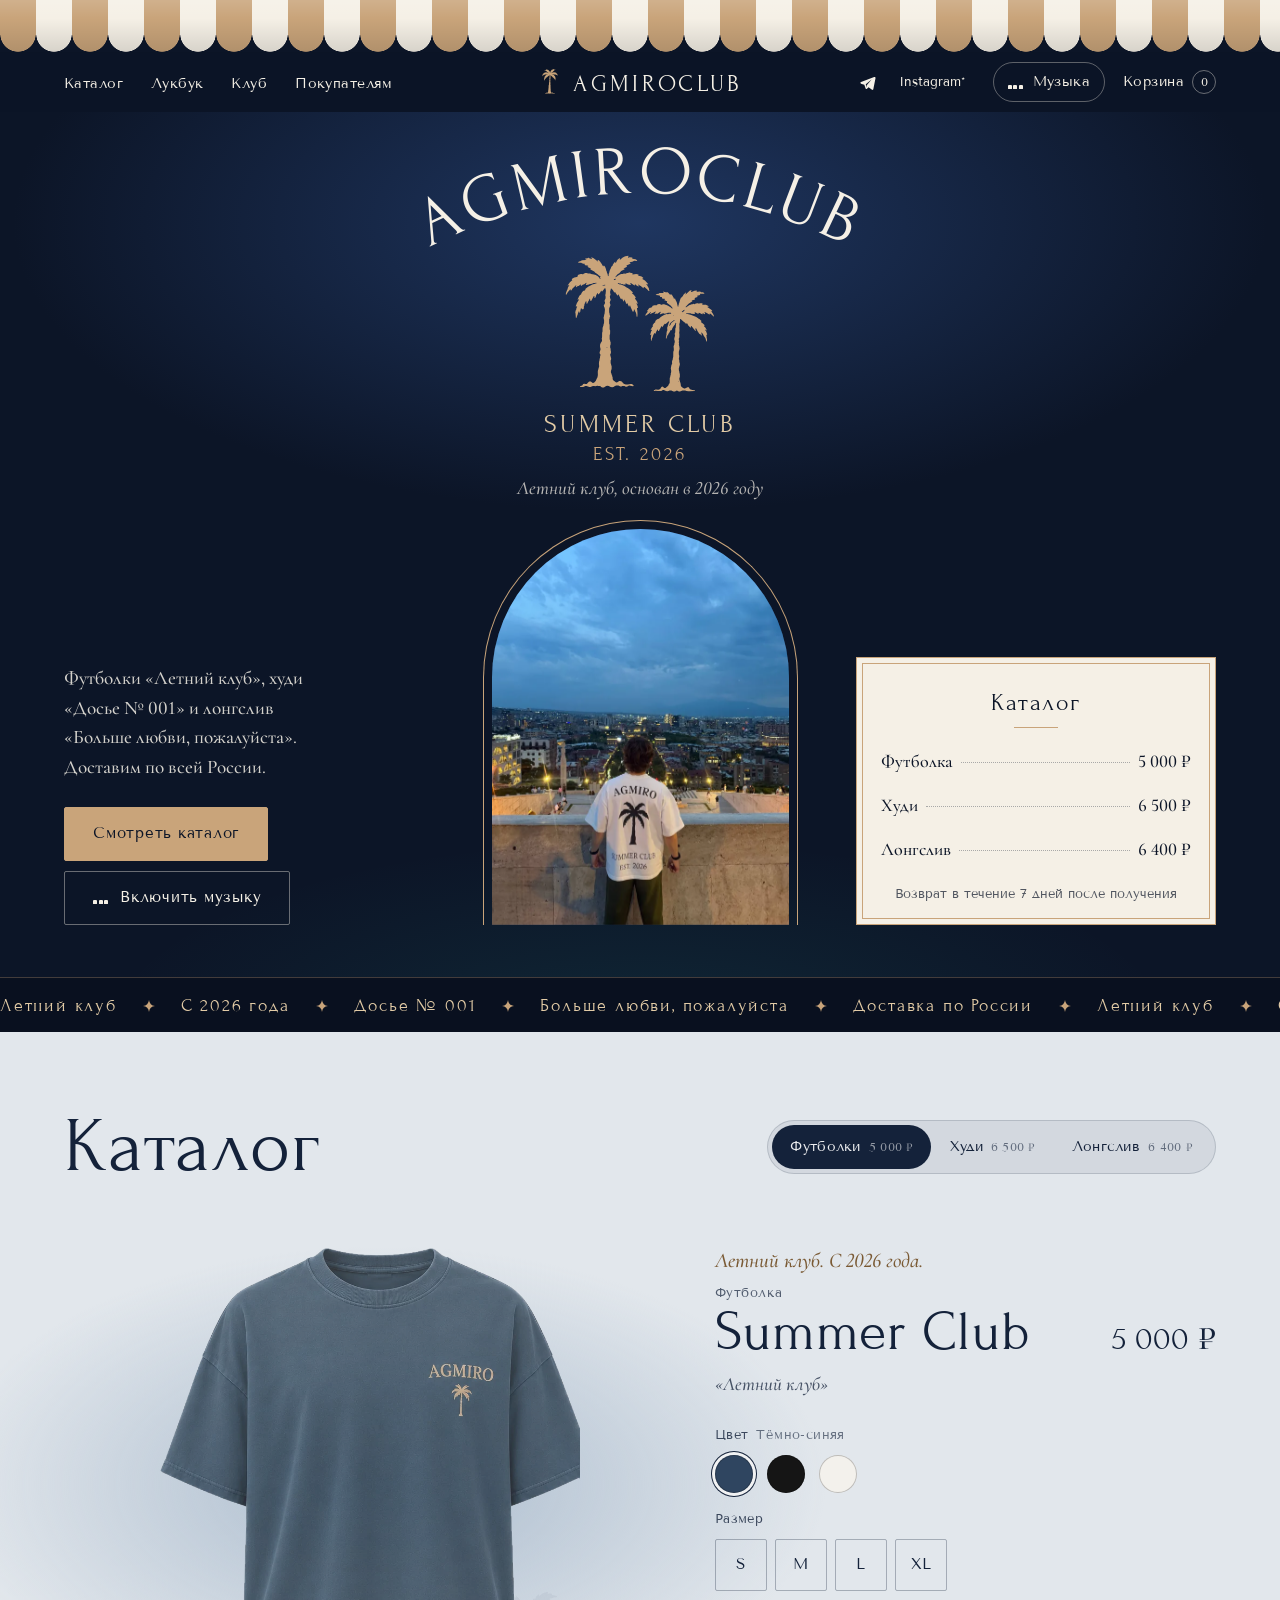
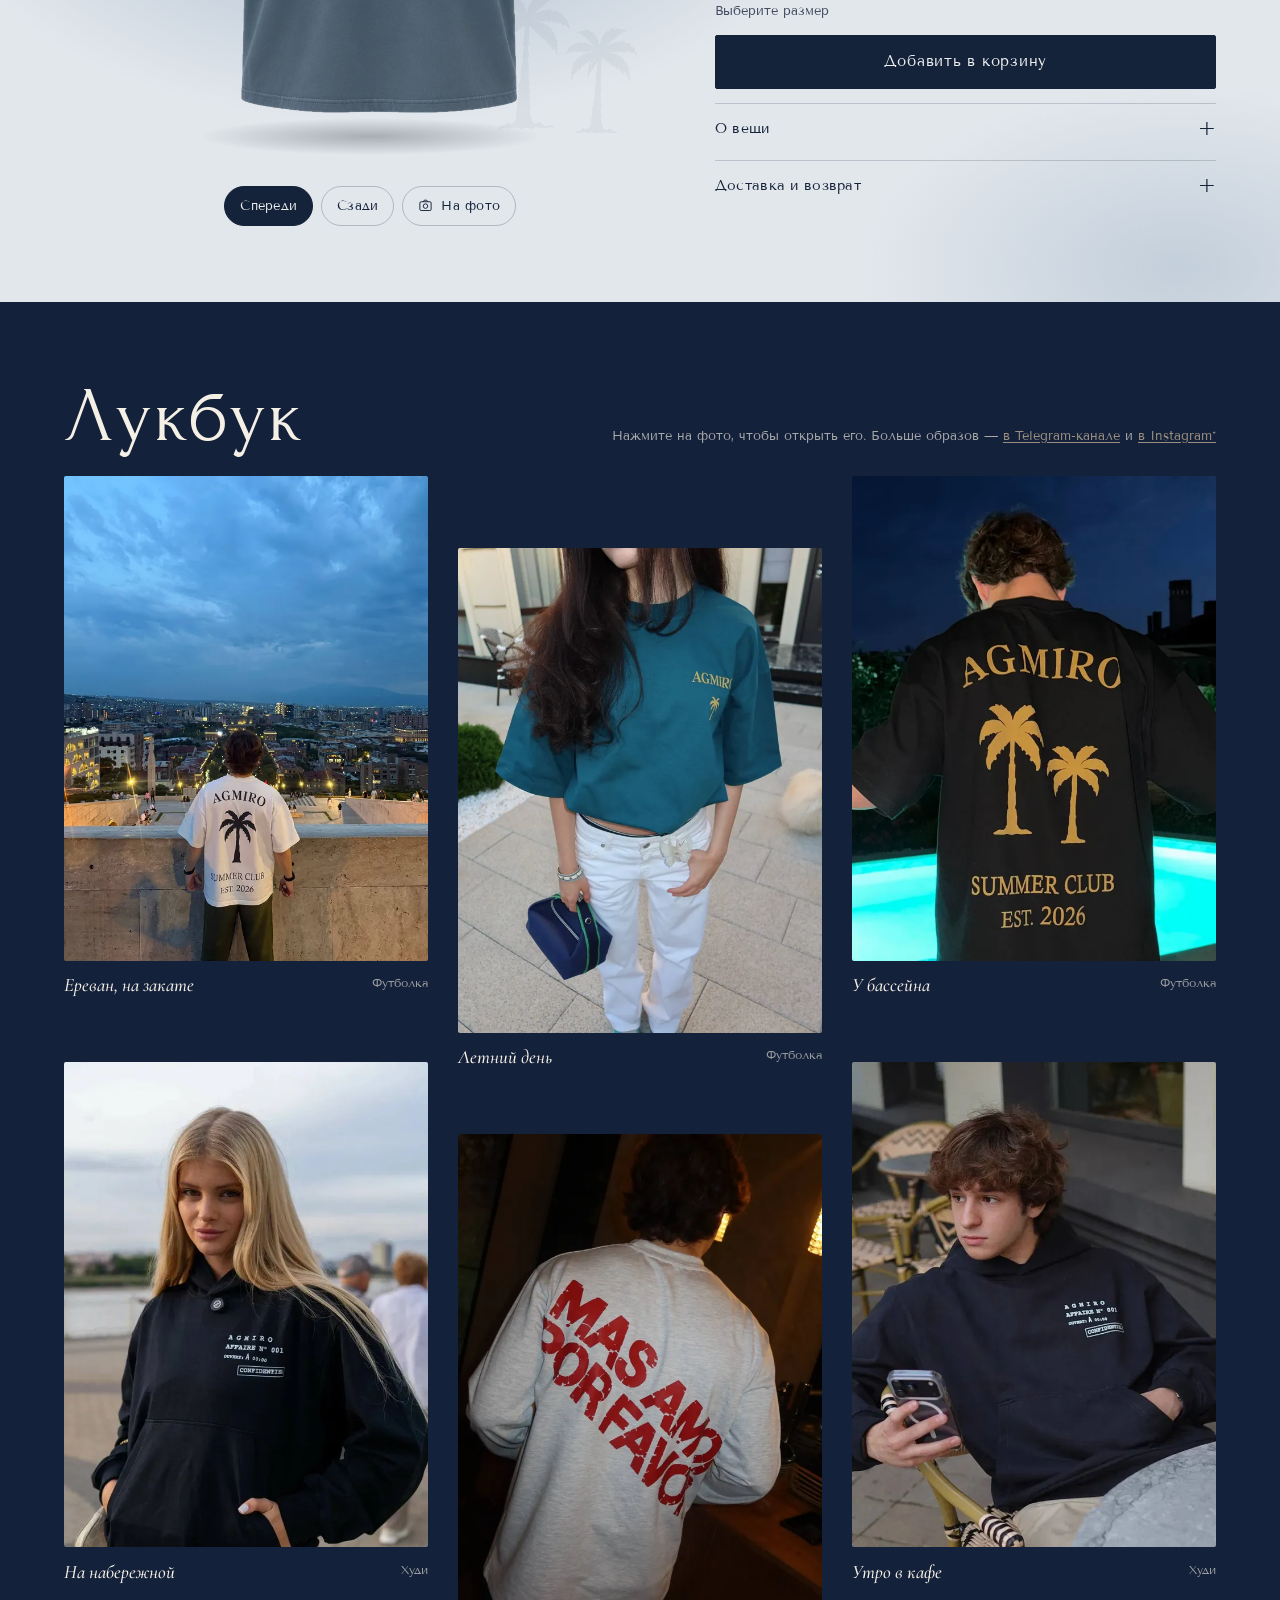
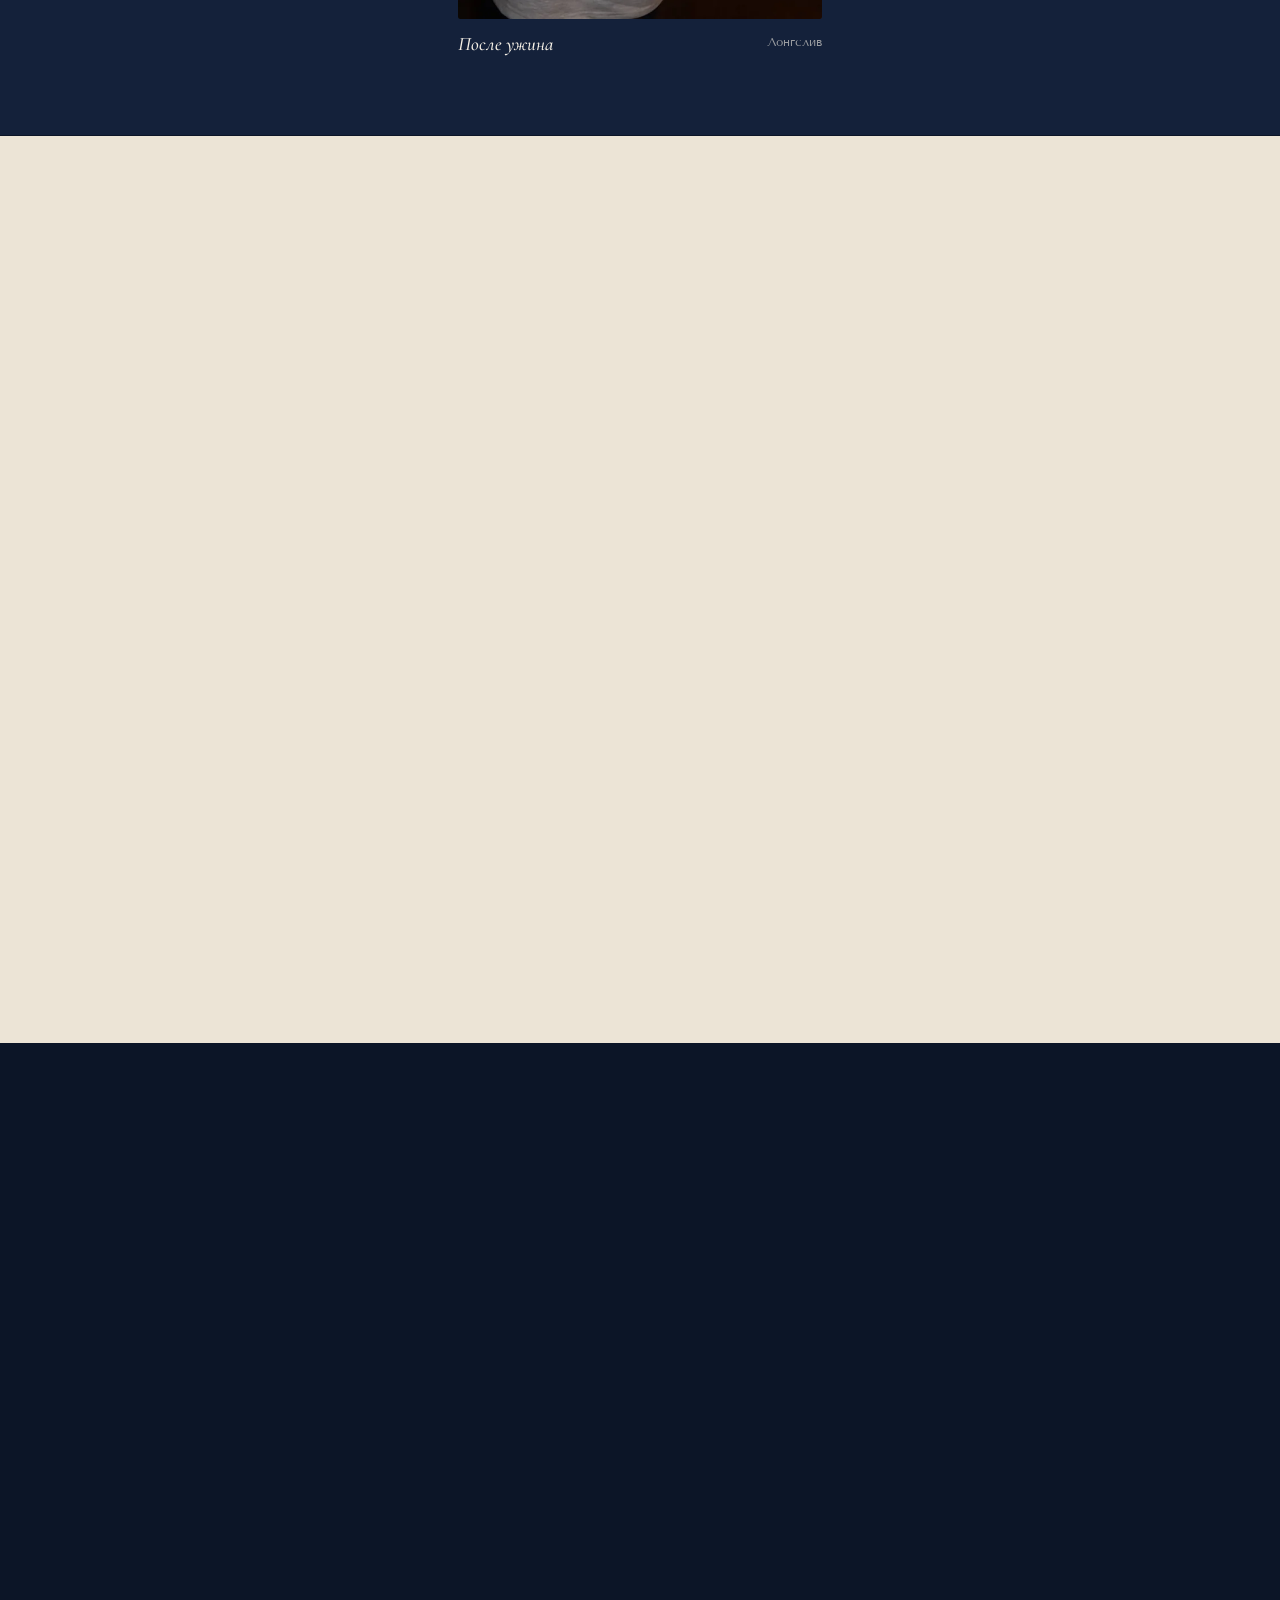
<file: index.html>
<!DOCTYPE html>
<html lang="ru">
<head>
<meta charset="utf-8">
<meta name="viewport" content="width=device-width, initial-scale=1, viewport-fit=cover">
<title>AGMIROCLUB — летний клуб. Футболки, худи и лонгсливы</title>
<meta name="description" content="AGMIROCLUB — летний клуб с 2026 года. Футболки «Летний клуб», худи «Досье № 001» и лонгслив «Больше любви, пожалуйста». Доставка СДЭК по России.">
<meta name="theme-color" content="#0C1527">
<meta name="author" content="@mecenero">
<link rel="canonical" href="https://mecenero1.github.io/agmiroclub/">
<meta property="og:type" content="website">
<meta property="og:locale" content="ru_RU">
<meta property="og:site_name" content="AGMIROCLUB">
<meta property="og:title" content="AGMIROCLUB — летний клуб">
<meta property="og:description" content="Футболки, худи и лонгсливы AGMIROCLUB. Доставка по России.">
<meta property="og:url" content="https://mecenero1.github.io/agmiroclub/">
<meta property="og:image" content="https://mecenero1.github.io/agmiroclub/img/og.jpg">
<meta property="og:image:width" content="1200">
<meta property="og:image:height" content="630">
<meta name="twitter:card" content="summary_large_image">
<link rel="icon" href="img/favicon.svg" type="image/svg+xml">
<link rel="apple-touch-icon" href="img/apple-touch-icon.png">
<link rel="manifest" href="manifest.webmanifest">
<link rel="preload" href="fonts/forum.woff2" as="font" type="font/woff2" crossorigin>
<link rel="preload" href="fonts/cormorant-500.woff2" as="font" type="font/woff2" crossorigin>
<link rel="preload" as="image" href="img/look-yerevan-640.webp" imagesrcset="img/look-yerevan-640.webp 640w, img/look-yerevan-1080.webp 1080w" imagesizes="(min-width: 900px) 420px, 62vw">
<style>
@font-face{font-family:'Forum';src:url(fonts/forum.woff2) format('woff2');font-display:swap}
@font-face{font-family:'Cormorant';src:url(fonts/cormorant-500.woff2) format('woff2');font-weight:400 500;font-display:swap}
@font-face{font-family:'Cormorant';src:url(fonts/cormorant-700.woff2) format('woff2');font-weight:600 700;font-display:swap}
@font-face{font-family:'Cormorant';src:url(fonts/cormorant-500i.woff2) format('woff2');font-style:italic;font-display:swap}
@font-face{font-family:'Tenor';src:url(fonts/tenor.woff2) format('woff2');font-display:swap}
@font-face{font-family:'PT Mono';src:url(fonts/ptmono.woff2) format('woff2');font-display:swap}

:root{
  --ink:#0C1527;
  --night:#14213A;
  --lagoon:#1E3254;
  --sand:#C9A47A;
  --sand-light:#E2CBA6;
  --ivory:#F5F0E6;
  --linen:#ECE4D6;
  --red:#A3242C;
  --line:rgba(12,21,39,.15);
  --line-strong:rgba(12,21,39,.32);
  --display:'Forum','Cormorant',Georgia,serif;
  --serif:'Cormorant',Georgia,'Times New Roman',serif;
  --sans:'Tenor','Cormorant','Helvetica Neue',Arial,sans-serif;
  --mono:'PT Mono','Courier New',monospace;
  --pad:clamp(18px,5vw,72px);
  --maxw:1320px;
  --stripe:26px;
  --ease:cubic-bezier(.2,.75,.15,1);
  --spring:cubic-bezier(.34,1.4,.5,1);
  --dock-h:0px;
}
@media (min-width:900px){:root{--stripe:36px}}
@media (max-width:899px){:root{--dock-h:calc(84px + env(safe-area-inset-bottom))}}

*,*::before,*::after{box-sizing:border-box}
html{-webkit-text-size-adjust:100%;scroll-behavior:smooth;scroll-padding-top:16px;background:var(--ink)}
@media (min-width:900px){html{scroll-padding-top:74px}}
body{margin:0;color:var(--ink);font-family:var(--serif);font-weight:500;font-size:19px;line-height:1.55;background:var(--ink);-webkit-font-smoothing:antialiased;text-rendering:optimizeLegibility;-webkit-tap-highlight-color:transparent;font-variant-numeric:lining-nums}
body.is-locked{overflow:hidden}
img{display:block;max-width:100%;height:auto}
a{color:inherit;text-decoration-thickness:1px;text-underline-offset:.18em}
button{font:inherit;color:inherit;background:none;border:0;padding:0;cursor:pointer}
:focus-visible{outline:2px solid var(--sand);outline-offset:3px}
[hidden]{display:none!important}
.vh{position:absolute!important;width:1px;height:1px;overflow:hidden;clip:rect(0 0 0 0);white-space:nowrap}
.skip{position:absolute;left:12px;top:-60px;z-index:200;background:var(--ivory);color:var(--ink);padding:10px 16px;font-family:var(--sans);font-size:14px}
.skip:focus{top:12px}
main{overflow-x:clip}
.ico{width:1em;height:1em;display:inline-block;vertical-align:-.12em;fill:currentColor}

/* ================= AWNING ================= */
.awning-wrap{position:relative;z-index:3;padding-top:env(safe-area-inset-top);background:linear-gradient(var(--sand),var(--sand)) 0 0/100% env(safe-area-inset-top) no-repeat}
.awning-wrap::after{content:"";position:absolute;left:0;right:0;top:100%;height:12px;background:linear-gradient(rgba(0,0,0,.28),rgba(0,0,0,0));pointer-events:none}
.awning{height:calc(26px + var(--stripe)/2);transform-origin:50% 0;
  background:linear-gradient(180deg,rgba(255,255,255,.14),rgba(0,0,0,0) 35%,rgba(0,0,0,.12)),repeating-linear-gradient(90deg,var(--sand) 0 var(--stripe),var(--ivory) var(--stripe) calc(var(--stripe)*2));
  -webkit-mask:radial-gradient(circle at 50% 0,#000 calc(var(--stripe)/2 - .6px),transparent calc(var(--stripe)/2)) 0 100%/var(--stripe) calc(var(--stripe)/2) repeat-x,linear-gradient(#000 0 0) 0 0/100% calc(100% - var(--stripe)/2 + 1px) no-repeat;
          mask:radial-gradient(circle at 50% 0,#000 calc(var(--stripe)/2 - .6px),transparent calc(var(--stripe)/2)) 0 100%/var(--stripe) calc(var(--stripe)/2) repeat-x,linear-gradient(#000 0 0) 0 0/100% calc(100% - var(--stripe)/2 + 1px) no-repeat}
@media (min-width:900px){.awning{height:calc(34px + var(--stripe)/2)}}

/* ================= HEADER ================= */
.site-header{position:relative;z-index:40;color:var(--ivory);background:var(--ink)}
@media (min-width:900px){.site-header{position:sticky;top:0;background:rgba(12,21,39,.97)}}
.hdr{max-width:calc(var(--maxw) + var(--pad)*2);margin:0 auto;padding:10px var(--pad);display:grid;grid-template-columns:1fr auto;align-items:center;gap:14px}
.nav-desk{display:none;list-style:none;margin:0;padding:0;gap:28px}
.nav-desk a{font-family:var(--sans);font-size:14px;letter-spacing:.03em;text-decoration:none;padding:6px 0;background:linear-gradient(currentColor,currentColor) 0 100%/0 1px no-repeat;transition:background-size .35s var(--ease)}
.nav-desk a:hover{background-size:100% 1px}
.brand{display:inline-flex;align-items:center;gap:10px;text-decoration:none;color:var(--ivory)}
.brand svg{width:26px;height:26px;fill:var(--sand)}
.brand span{font-family:var(--display);font-size:22px;letter-spacing:.14em;line-height:1;padding-top:3px}
.hdr-right{display:flex;justify-content:flex-end;align-items:center;gap:18px}
.social-mini{display:none;list-style:none;margin:0;padding:0;gap:4px}
.social-mini a{display:grid;place-items:center;width:34px;height:34px;border-radius:50%;transition:background .25s,color .25s}
.social-mini a:hover{background:var(--ivory);color:var(--ink)}
.social-mini svg{width:17px;height:17px}
.cart-toggle{display:inline-flex;align-items:center;gap:8px;padding:8px 0;font-family:var(--sans);font-size:14px;letter-spacing:.03em}
.cart-count{display:inline-grid;place-items:center;min-width:24px;height:24px;padding:0 6px;border-radius:12px;border:1px solid rgba(245,240,230,.4);font-family:var(--sans);font-size:12px;letter-spacing:0;transition:background .3s,color .3s,border-color .3s}
.cart-count.has-items{background:var(--sand);color:var(--ink);border-color:var(--sand)}
.bump{animation:bump .55s var(--spring)}
@keyframes bump{40%{transform:scale(1.45)}}
.house-btn{display:none;align-items:center;gap:10px;font-family:var(--sans);font-size:14px;letter-spacing:.03em;padding:8px 14px;border-radius:999px;border:1px solid rgba(245,240,230,.35);transition:background .3s,color .3s,border-color .3s}
.house-btn:hover{border-color:var(--ivory)}
.house-btn[aria-pressed="true"]{background:var(--ivory);color:var(--ink);border-color:var(--ivory)}
.eq{display:inline-flex;align-items:flex-end;gap:2px;height:13px;width:15px}
.eq i{flex:1;background:currentColor;height:100%;border-radius:1px;transform-origin:bottom;transform:scaleY(.3)}
html.house-on .eq i{animation:eq .9s ease-in-out infinite}
html.house-on .eq i:nth-child(2){animation-delay:-.3s;animation-duration:.7s}
html.house-on .eq i:nth-child(3){animation-delay:-.55s;animation-duration:1.1s}
@keyframes eq{0%,100%{transform:scaleY(.25)}50%{transform:scaleY(1)}}
@media (min-width:900px){
  .hdr{grid-template-columns:1fr auto 1fr}
  .nav-desk{display:flex}
  .social-mini,.house-btn{display:flex}
  .brand span{font-size:24px}
}

/* ================= BUTTONS ================= */
.btn{display:inline-flex;align-items:center;justify-content:center;gap:12px;min-height:54px;padding:0 28px;font-family:var(--sans);font-size:15px;letter-spacing:.05em;text-decoration:none;color:var(--ivory);background:var(--ink);border:1px solid var(--ink);border-radius:2px;transition:background .3s,color .3s,border-color .3s,transform .2s,opacity .3s;text-align:center}
.btn:active{transform:scale(.98)}
.btn--sand{background:var(--sand);color:var(--ink);border-color:var(--sand)}
.btn--sand:hover{background:var(--sand-light);border-color:var(--sand-light)}
.btn--ghost{background:transparent;color:var(--ink);border-color:var(--line-strong)}
.btn--ghost:hover{background:var(--ink);color:var(--ivory);border-color:var(--ink)}
.btn--ghost-light{background:transparent;color:var(--ivory);border-color:rgba(245,240,230,.4)}
.btn--ghost-light:hover{background:var(--ivory);color:var(--ink);border-color:var(--ivory)}
.btn--wide{width:100%}
.btn[disabled]{opacity:.4;cursor:not-allowed}
.shake{animation:shake .45s}
@keyframes shake{20%,60%{transform:translateX(-6px)}40%,80%{transform:translateX(6px)}}

/* ================= HERO ================= */
.hero{position:relative;color:var(--ivory);background:radial-gradient(70% 45% at 50% 12%,#1F3660 0%,rgba(12,21,39,0) 70%),radial-gradient(60% 30% at 50% 100%,rgba(46,196,182,.10),rgba(12,21,39,0) 70%),var(--ink);padding:6px var(--pad) 0;overflow:hidden;text-align:center}
.emblem{position:relative;max-width:820px;margin:0 auto}
.arc{display:block;width:100%;height:auto;overflow:visible}
.arc text{font-family:var(--display);fill:var(--ivory);letter-spacing:.06em}
.palms{display:block;width:clamp(120px,30vw,250px);height:auto;margin:clamp(-26px,-2.4vw,-12px) auto 0;fill:var(--sand);transform-origin:50% 100%}
.club-line{margin:14px 0 0;font-family:var(--display);font-size:clamp(20px,2.6vw,32px);letter-spacing:.12em;line-height:1.15;color:var(--sand-light)}
.club-line span{display:block;font-size:.72em;letter-spacing:.16em;margin-top:4px;color:var(--sand)}
.club-ru{margin:8px 0 0;font-style:italic;font-size:clamp(16px,1.6vw,19px);color:rgba(245,240,230,.72)}
.hero__grid{max-width:var(--maxw);margin:22px auto 0;display:grid;justify-items:center;gap:20px}
.arch{margin:0}
.arch__frame{position:relative;height:clamp(240px,34vh,560px);height:clamp(240px,34svh,560px);aspect-ratio:3/4}
.arch__frame::before{content:"";position:absolute;inset:-9px -9px 0;border:1px solid var(--sand);border-bottom:0;border-radius:999px 999px 0 0;pointer-events:none}
.arch__img{position:relative;width:100%;height:100%;border-radius:999px 999px 0 0;overflow:hidden;background:var(--lagoon);transform:translateZ(0)}
.arch__img::after{content:"";position:absolute;inset:-1px;background:var(--ink);transform-origin:50% 0;transform:scaleY(0);pointer-events:none}
.arch__img img{width:100%;height:100%;object-fit:cover;object-position:50% 62%}
.hero__lede{display:none;margin:0 0 24px;max-width:30ch;font-size:clamp(19px,1.5vw,22px);color:rgba(245,240,230,.86)}
.hero__actions{display:flex;flex-wrap:wrap;justify-content:center;gap:10px}
.carte{display:none}
.marquee{margin:24px calc(var(--pad)*-1) 0;border-top:1px solid rgba(201,164,122,.3);background:#09101F;overflow:hidden;white-space:nowrap;padding:12px 0}
.marquee__track{display:inline-flex;align-items:center;animation:marquee 40s linear infinite;will-change:transform}
.marquee__track span{font-family:var(--display);font-size:18px;letter-spacing:.1em;color:var(--sand-light)}
.marquee__track svg{width:12px;height:12px;margin:0 26px;fill:var(--sand)}
.is-offscreen .marquee__track{animation-play-state:paused}
@keyframes marquee{to{transform:translateX(-50%)}}
@media (max-width:899px){.hero__actions .btn{padding:0 20px;min-height:50px;font-size:14px}}
@media (min-width:900px){
  .hero{padding-top:14px}
  .emblem{max-width:600px}
  .palms{width:200px}
  .club-line{font-size:26px;margin-top:10px}
  .hero__grid{grid-template-columns:1fr auto 1fr;align-items:end;gap:56px;margin-top:26px}
  .hero__intro{grid-column:1;grid-row:1;justify-self:start;text-align:left}
  .hero__lede{display:block}
  .hero__actions{justify-content:flex-start}
  .arch{grid-column:2;grid-row:1}
  .arch__frame{height:clamp(340px,44vh,520px)}
  .carte{display:block;grid-column:3;grid-row:1;justify-self:end;width:min(100%,360px);padding:26px 24px 20px;color:var(--ink);background:var(--ivory);border:1px solid var(--sand);outline:1px solid var(--sand);outline-offset:-7px;text-align:center}
  .marquee{margin-top:52px}
}
@media (min-width:900px) and (max-width:1199px){.hero__grid{gap:28px}.carte{padding:22px 16px 18px}.carte li button{font-size:17px}}
.carte__title{margin:0 0 6px;font-family:var(--display);font-size:24px;letter-spacing:.06em}
.carte__rule{width:44px;height:1px;background:var(--sand);margin:0 auto 12px}
.carte ul{list-style:none;margin:0;padding:0;text-align:left}
.carte li button{display:flex;width:100%;align-items:baseline;gap:8px;padding:8px 0;font-size:18px;text-align:left}
.carte li button span:first-child{max-width:70%}
.carte li button i{flex:1;min-width:10px;border-bottom:1px dotted var(--line-strong);transform:translateY(-4px)}
.carte li button span:last-child{white-space:nowrap}
.carte li button:hover span:first-child{font-style:italic}
.carte__note{margin:12px 0 0;font-family:var(--sans);font-size:13px;opacity:.7}

/* hero load sequence (one orchestrated moment) */
@media (prefers-reduced-motion:no-preference){
  .awning{animation:unroll 1s cubic-bezier(.7,0,.2,1) both}
  .arc{animation:rise 1.1s var(--ease) .35s both}
  .palms{animation:grow 1.2s var(--ease) .65s both}
  .club-line,.club-ru{animation:fade .9s ease 1s both}
  .arch__img::after{animation:uncover 1.3s cubic-bezier(.7,0,.2,1) .7s both}
  .arch__img img{animation:settle 1.8s var(--ease) .7s both}
  .arch__frame::before,.hero__intro,.carte{animation:fade 1s ease 1.3s both}
}
@keyframes unroll{from{transform:scaleY(0)}to{transform:scaleY(1)}}
@keyframes rise{from{opacity:0;transform:translateY(28px)}to{opacity:1;transform:none}}
@keyframes grow{from{opacity:0;transform:scaleY(.2)}to{opacity:1;transform:none}}
@keyframes fade{from{opacity:0}to{opacity:1}}
@keyframes uncover{from{transform:scaleY(1)}to{transform:scaleY(0)}}
@keyframes settle{from{transform:scale(1.14)}to{transform:none}}

/* ================= SHOP ================= */
.shop{position:relative;isolation:isolate;contain:paint;color:var(--fg,#14223A);background:#E2E7EC;padding:clamp(34px,6vw,80px) var(--pad) clamp(40px,6vw,90px);--gx:50%;--gy:28%}
@media (min-width:900px){.shop{--gx:30%;--gy:52%}}
.shop[data-theme="navy"]{--fg:#14223A;--accent:#7A5A34;--chip:#14223A}
.shop[data-theme="sand"]{--fg:#18140F;--accent:#7E5B33}
.shop[data-theme="night"]{--fg:#F5F0E6;--accent:#E2CBA6}
.shop[data-theme="studio"]{--fg:#11141B;--accent:#4C463E}
.shop[data-theme="stone"]{--fg:#1C1B1E;--accent:#9E2A2F}
.bgl{position:absolute;left:0;top:0;width:50%;height:50%;transform:scale(2);transform-origin:0 0;z-index:0;opacity:0;transition:opacity .5s ease;pointer-events:none;
  background:radial-gradient(48% 38% at var(--gx) var(--gy),var(--lg),rgba(0,0,0,0) 72%),radial-gradient(35% 30% at 92% 96%,var(--lg2),rgba(0,0,0,0) 70%),var(--lb)}
.bgl.on{opacity:1}
.bgl.top{z-index:1}
.bgl[data-t="navy"]{--lb:#E2E7EC;--lg:#AABBCD;--lg2:rgba(170,187,205,.55)}
.bgl[data-t="sand"]{--lb:#E9DDC9;--lg:#D2AF85;--lg2:rgba(210,175,133,.55)}
.bgl[data-t="night"]{--lb:#142139;--lg:#36507D;--lg2:rgba(46,196,182,.22)}
.bgl[data-t="studio"]{--lb:#D9D2C8;--lg:#F7F3EC;--lg2:rgba(255,255,255,.5)}
.bgl[data-t="stone"]{--lb:#E6E5E2;--lg:#FAFAF8;--lg2:rgba(255,255,255,.55)}
.shop__pulse{position:absolute;left:0;top:0;width:50%;height:50%;transform:scale(2);transform-origin:0 0;z-index:2;opacity:0;pointer-events:none;background:radial-gradient(42% 34% at var(--gx) var(--gy),rgba(255,255,255,.34),rgba(255,255,255,0) 70%)}
.shop__inner{position:relative;z-index:3;max-width:var(--maxw);margin:0 auto}
.shop__head{display:flex;flex-wrap:wrap;align-items:center;justify-content:space-between;gap:14px 24px;margin-bottom:clamp(10px,3vw,36px)}
.shop__title{margin:0;font-family:var(--display);font-weight:400;font-size:clamp(38px,6vw,78px);line-height:1;letter-spacing:.01em}
.seg{position:relative;display:inline-flex;padding:4px;border-radius:999px;background:rgba(128,128,128,0.13);background:color-mix(in srgb,var(--fg) 7%,transparent);border:1px solid rgba(128,128,128,0.29);border:1px solid color-mix(in srgb,var(--fg) 16%,transparent)}
.seg__pill{position:absolute;top:4px;bottom:4px;left:0;width:0;border-radius:999px;background:var(--fg);transition:transform .55s var(--ease),width .55s var(--ease)}
.seg button{position:relative;z-index:1;display:flex;align-items:baseline;justify-content:center;gap:8px;padding:11px 18px;border-radius:999px;font-family:var(--sans);font-size:14px;letter-spacing:.02em;color:var(--fg);transition:color .4s;white-space:nowrap}
.seg button small{font-size:12px;opacity:.6}
.seg button[aria-selected="true"]{color:#fff;color:color-mix(in srgb,var(--fg) 8%,#fff)}
.shop[data-theme="night"] .seg button[aria-selected="true"]{color:#142139}
@media (max-width:899px){.shop__head{flex-direction:column;align-items:stretch}.seg{display:flex}.seg button{flex:1;padding:11px 6px}.seg button small{display:none}}

.panels{display:grid}
.panel{grid-area:1/1;display:grid;gap:clamp(12px,3vw,64px);align-items:center;opacity:0;visibility:hidden;transform:translateX(48px);transition:opacity .45s ease,transform .6s var(--ease),visibility 0s linear .6s}
.panel.from-left{transform:translateX(-48px)}
.panel.is-active{opacity:1;visibility:visible;transform:none;transition:opacity .5s ease .12s,transform .7s var(--ease) .12s,visibility 0s}
@media (min-width:900px){.panel{grid-template-columns:minmax(0,1.1fr) minmax(0,.9fr)}}
.panel__stage,.panel__info{min-width:0}
.panel__info{max-width:520px}

.stage{position:relative;width:100%;aspect-ratio:1/1;max-height:60vh;margin:0 auto;perspective:1600px;cursor:pointer;touch-action:pan-y;contain:layout}
@media (max-width:899px){.stage{aspect-ratio:7/6}}
.tilt{position:relative;width:100%;height:100%;transform-style:preserve-3d;transition:transform .35s ease-out}
.flip{position:absolute;inset:0;transform-style:preserve-3d;transition:transform 1s var(--ease);will-change:transform}
.flip.is-back{transform:rotateY(180deg)}
.face{position:absolute;left:7%;top:3%;width:86%;height:86%;object-fit:contain;-webkit-backface-visibility:hidden;backface-visibility:hidden;transition:opacity .22s ease,transform .3s var(--ease)}
.face--back{transform:rotateY(180deg)}
.stage.is-swapping .face{opacity:0}
.pedestal{position:absolute;left:22%;right:22%;bottom:3%;height:7%;border-radius:50%;background:radial-gradient(closest-side,rgba(8,14,30,.34),transparent);pointer-events:none}
.shop[data-theme="night"] .pedestal{background:radial-gradient(closest-side,rgba(0,0,0,.5),transparent)}
.stage.hint .tilt{animation:hint 1.6s var(--ease) .2s}
@keyframes hint{30%{transform:rotateY(-26deg)}62%{transform:rotateY(14deg)}}
.decor{position:absolute;inset:0;pointer-events:none;z-index:0}
.decor--palms svg{position:absolute;right:2%;bottom:6%;width:34%;height:auto;fill:var(--fg);opacity:.06}
.decor--words{overflow:hidden}
.decor--words span{position:absolute;left:-4%;top:42%;white-space:nowrap;font-family:var(--display);font-size:clamp(70px,13vw,170px);line-height:.9;color:var(--fg);opacity:.05;transform:rotate(-24deg)}
@media (max-width:599px){.file-tag{display:none}}
.file-tag{position:absolute;left:4%;top:8%;z-index:2;font-family:var(--mono);font-size:12px;line-height:1.5;letter-spacing:.08em;color:var(--fg);opacity:.75;text-align:left;pointer-events:none}
.stage-tools{display:flex;justify-content:center;align-items:center;flex-wrap:wrap;gap:8px;margin-top:6px}
.chip{display:inline-flex;align-items:center;gap:8px;padding:9px 15px;border-radius:999px;font-family:var(--sans);font-size:13px;letter-spacing:.02em;border:1px solid rgba(128,128,128,0.43);border:1px solid color-mix(in srgb,var(--fg) 24%,transparent);transition:background .3s,color .3s,border-color .3s}
.chip:hover{border-color:var(--fg)}
.chip[aria-pressed="true"]{background:var(--fg);color:#fff;color:color-mix(in srgb,var(--fg) 8%,#fff);border-color:var(--fg)}
.shop[data-theme="night"] .chip[aria-pressed="true"]{color:#142139}
.chip svg{width:15px;height:15px;fill:currentColor}

.motto{margin:0 0 6px;font-style:italic;font-size:21px;color:var(--accent)}
.kind{margin:0;font-family:var(--sans);font-size:13px;letter-spacing:.04em;opacity:.7}
.name-row{display:flex;align-items:baseline;justify-content:space-between;gap:16px;flex-wrap:wrap}
.pname{margin:0;font-family:var(--display);font-weight:400;font-size:clamp(34px,4.4vw,58px);line-height:1.02;letter-spacing:.01em}
.pname-ru{margin:4px 0 0;font-style:italic;font-size:19px;opacity:.75}
.pprice{margin:0;font-family:var(--display);font-size:clamp(26px,2.6vw,34px);white-space:nowrap}
.opt{border:0;margin:clamp(14px,2.2vw,26px) 0 0;padding:0;min-width:0}
.opt+.opt{margin-top:16px}
.opt legend{padding:0;margin-bottom:10px;font-family:var(--sans);font-size:13px;letter-spacing:.03em;opacity:.8;display:flex;gap:8px}
.opt legend b{font-weight:400;opacity:.75}
.swatches{display:flex;gap:14px;flex-wrap:wrap}
.swatch{width:38px;height:38px;border-radius:50%;background:var(--c);box-shadow:inset 0 0 0 1px rgba(0,0,0,.22);transition:box-shadow .3s,transform .3s var(--spring)}
.swatch:hover{transform:scale(1.08)}
.swatch[aria-checked="true"]{box-shadow:inset 0 0 0 1px rgba(0,0,0,.22),0 0 0 3px #fff,0 0 0 4px var(--fg);box-shadow:inset 0 0 0 1px rgba(0,0,0,.22),0 0 0 3px color-mix(in srgb,var(--fg) 6%,#fff),0 0 0 4px var(--fg)}
.shop[data-theme="night"] .swatch[aria-checked="true"]{box-shadow:inset 0 0 0 1px rgba(0,0,0,.22),0 0 0 3px #142139,0 0 0 4px var(--fg)}
.sizes{display:flex;flex-wrap:wrap;gap:8px}
.size{min-width:52px;height:52px;padding:0 10px;border-radius:2px;border:1px solid rgba(128,128,128,0.50);border:1px solid color-mix(in srgb,var(--fg) 30%,transparent);font-family:var(--sans);font-size:15px;color:var(--fg);transition:background .25s,color .25s,border-color .25s,transform .25s var(--spring)}
.size:hover:not([disabled]){border-color:var(--fg)}
.size[aria-checked="true"]{background:var(--fg);color:#fff;color:color-mix(in srgb,var(--fg) 8%,#fff);border-color:var(--fg);transform:translateY(-2px)}
.shop[data-theme="night"] .size[aria-checked="true"]{color:#142139}
.size[disabled]{cursor:not-allowed;opacity:.38;background:linear-gradient(to top right,transparent calc(50% - .5px),currentColor 50%,transparent calc(50% + .5px))}
.hint{margin:10px 0 14px;font-family:var(--sans);font-size:13px;opacity:.78;min-height:1.4em}
.hint.is-error{opacity:1;color:#B3243A}
.shop[data-theme="night"] .hint.is-error{color:#FF9AA8}
.btn--shop{background:var(--fg);color:#fff;color:color-mix(in srgb,var(--fg) 8%,#fff);border-color:var(--fg)}
.shop[data-theme="night"] .btn--shop{color:#142139}
.btn--shop:hover{opacity:.9}
.more{margin-top:14px;border-top:1px solid rgba(128,128,128,0.32);border-top:1px solid color-mix(in srgb,var(--fg) 18%,transparent)}
.more summary{display:flex;justify-content:space-between;align-items:center;padding:14px 0 6px;cursor:pointer;list-style:none;font-family:var(--sans);font-size:14px;letter-spacing:.02em}
.more summary::-webkit-details-marker{display:none}
.more summary::after{content:"+";font-size:20px;line-height:1;transition:transform .3s}
.more[open] summary::after{transform:rotate(45deg)}
.more p{margin:8px 0 0;font-size:17px;line-height:1.5}
.more dl{margin:10px 0 0}
.more dl div{display:grid;grid-template-columns:150px 1fr;gap:12px;padding:8px 0;border-bottom:1px solid rgba(128,128,128,0.22);border-bottom:1px solid color-mix(in srgb,var(--fg) 12%,transparent)}
.more dt{font-family:var(--sans);font-size:13px;opacity:.7;padding-top:2px}
.more dd{margin:0;font-size:17px}
.size-table{width:100%;margin-top:10px;border-collapse:collapse;font-family:var(--sans);font-size:13px}
.size-table th,.size-table td{padding:8px 6px;border-bottom:1px solid rgba(128,128,128,0.25);border-bottom:1px solid color-mix(in srgb,var(--fg) 14%,transparent);text-align:center}
.size-table th:first-child,.size-table td:first-child{text-align:left}

/* ================= LOOKBOOK ================= */
.look{background:var(--night);color:var(--ivory);padding:clamp(40px,6vw,90px) 0;content-visibility:auto;contain-intrinsic-size:auto 900px}
.look__head{max-width:calc(var(--maxw) + var(--pad)*2);margin:0 auto 20px;padding:0 var(--pad);display:flex;align-items:baseline;justify-content:space-between;gap:16px;flex-wrap:wrap}
.sec-title{margin:0;font-family:var(--display);font-weight:400;font-size:clamp(38px,6vw,78px);line-height:1;letter-spacing:.01em}
.look__sub{margin:0;font-family:var(--sans);font-size:13px;opacity:.65}
.looks{display:flex;gap:12px;overflow-x:auto;scroll-snap-type:x mandatory;padding:0 var(--pad);scrollbar-width:none;overscroll-behavior-x:contain}
.looks::-webkit-scrollbar{display:none}
.look-card{flex:0 0 74%;scroll-snap-align:center;text-align:left}
.look-card__img{display:block;aspect-ratio:3/4;overflow:hidden;background:var(--lagoon);border-radius:2px;contain:paint}
.look-card__img img{width:100%;height:100%;object-fit:cover;transition:transform 1.2s var(--ease)}
.look-card:hover img{transform:scale(1.04)}
.look-card__cap{display:flex;justify-content:space-between;gap:10px;margin-top:10px}
.look-card__cap b{font-weight:500;font-style:italic;font-size:19px}
.look-card__cap small{font-family:var(--sans);font-size:12px;opacity:.6;padding-top:4px;text-align:right}
.dots{display:flex;justify-content:center;gap:8px;margin-top:16px}
.dots i{width:6px;height:6px;border-radius:3px;background:rgba(245,240,230,.35);transition:width .4s var(--ease),background .4s}
.dots i.on{width:22px;background:var(--sand)}
@media (min-width:900px){
  .looks{display:grid;grid-template-columns:repeat(3,1fr);gap:clamp(18px,2.4vw,40px);max-width:calc(var(--maxw) + var(--pad)*2);margin:0 auto;overflow:visible;align-items:start}
  .look-card:nth-child(3n+2){margin-top:72px}
  .look-card:nth-child(n+4){margin-top:-40px}
  .look-card:nth-child(5){margin-top:32px}
  .dots{display:none}
}

/* ================= CLUB + INFO ================= */
.info{background:var(--linen);padding:clamp(48px,7vw,110px) var(--pad);content-visibility:auto;contain-intrinsic-size:auto 1000px}
.info__grid{max-width:var(--maxw);margin:0 auto;display:grid;grid-template-columns:minmax(0,1fr);gap:clamp(40px,6vw,96px);align-items:start}
.info__grid>*{min-width:0}
@media (min-width:900px){.info__grid{grid-template-columns:minmax(0,1fr) minmax(0,1fr);align-items:center}}
.club{text-align:center}
.club__quote{margin:0;font-family:var(--display);font-weight:400;font-size:clamp(34px,4.6vw,64px);line-height:1;letter-spacing:.02em}
.club__quote span{display:block;margin-top:.15em;font-size:.55em;letter-spacing:.16em;color:#8C6A3F}
.player{position:relative;width:min(46vw,240px);aspect-ratio:1;margin:28px auto 18px}
.vinyl{position:absolute;inset:0;border-radius:50%;background:radial-gradient(circle,#C9A47A 0 17%,#1a1a1d 17.5% 19%,transparent 19.5%),repeating-radial-gradient(circle,#141416 0 2px,#1d1d21 2px 3px),#141416;box-shadow:0 20px 40px -12px rgba(12,21,39,.55),inset 0 0 0 1px rgba(255,255,255,.06);display:grid;place-items:center}
.vinyl::before{content:"";position:absolute;inset:0;border-radius:50%;background:conic-gradient(from 30deg,transparent 0 10%,rgba(255,255,255,.12) 14%,transparent 20% 60%,rgba(255,255,255,.08) 64%,transparent 70%)}
.vinyl svg{position:relative;width:24%;height:24%;fill:var(--ink)}
html.house-on .vinyl{animation:spin 1.8s linear infinite;will-change:transform}
@keyframes spin{to{transform:rotate(360deg)}}
.arm{position:absolute;right:-6%;top:-4%;width:46%;height:70%;transform-origin:85% 10%;transform:rotate(-24deg);transition:transform .8s var(--ease);pointer-events:none}
html.house-on .arm{transform:rotate(0deg)}
.club__text{max-width:38ch;margin:0 auto 22px;font-size:18px;opacity:.86}
.tabs{display:flex;border-bottom:1px solid var(--line);margin:18px 0 22px;overflow-x:auto;scrollbar-width:none}
.tabs button{position:relative;padding:12px 2px;margin-right:22px;font-family:var(--sans);font-size:15px;letter-spacing:.02em;opacity:.55;transition:opacity .3s;white-space:nowrap}
.tabs button::after{content:"";position:absolute;left:0;right:0;bottom:-1px;height:2px;background:var(--ink);transform:scaleX(0);transition:transform .45s var(--ease)}
.tabs button[aria-selected="true"]{opacity:1}
@media (max-width:420px){.tabs button{margin-right:14px;font-size:14px}.tabs button:last-child{margin-right:0}}
.tabs button[aria-selected="true"]::after{transform:none}
.tabpanes{display:grid}
.tabpane{grid-area:1/1;opacity:0;visibility:hidden;transform:translateY(10px);transition:opacity .35s,transform .45s var(--ease),visibility 0s .45s}
.tabpane.is-active{opacity:1;visibility:visible;transform:none;transition:opacity .4s .05s,transform .5s var(--ease) .05s,visibility 0s}
.tabpane p{margin:0 0 12px;max-width:46ch}
.tabpane .big{font-size:clamp(22px,2.2vw,28px);line-height:1.3}
.doc-links{list-style:none;margin:0;padding:0}
.doc-links a{display:flex;justify-content:space-between;gap:12px;padding:12px 0;border-bottom:1px solid var(--line);text-decoration:none;font-size:20px}
.doc-links a:hover{font-style:italic}
.doc-links a span{font-family:var(--sans);font-size:13px;opacity:.6;padding-top:5px;white-space:nowrap}
@media (max-width:599px){.doc-links a{flex-direction:column;gap:0}.doc-links a span{padding-top:0}}
.follow{margin:34px auto 0;max-width:460px}
.follow__title{margin:0 0 12px;font-family:var(--display);font-size:22px;letter-spacing:.04em}
.follow__row{display:grid;grid-template-columns:1fr 1fr;gap:10px}
@media (max-width:420px){.follow__row{grid-template-columns:1fr}}
.follow__btn{display:flex;align-items:center;gap:12px;padding:10px 14px 10px 10px;border:1px solid var(--line-strong);border-radius:999px;text-decoration:none;text-align:left;line-height:1.15;font-size:17px;transition:background .3s,color .3s,border-color .3s}
.follow__btn:hover{background:var(--ink);color:var(--ivory);border-color:var(--ink)}
.follow__btn small{display:block;font-family:var(--sans);font-size:11.5px;letter-spacing:.05em;opacity:.65;margin-bottom:2px}
.follow__ico{width:38px;height:38px;flex:none;border-radius:50%;background:var(--ink);color:var(--sand);display:grid;place-items:center}
.follow__ico svg{width:17px;height:17px}
.follow__ico--text{font-family:var(--sans);font-size:12px;letter-spacing:.06em}
.follow__btn:hover .follow__ico{background:var(--sand);color:var(--ink)}
.follow__note{margin:12px 0 0;font-family:var(--sans);font-size:11.5px;line-height:1.5;opacity:.6}
.look__sub a{color:var(--sand-light)}
.ig-text{width:auto!important;padding:0 10px;border-radius:17px!important;font-family:var(--sans);font-size:13px;text-decoration:none}
.contact{margin-top:24px;display:flex;flex-wrap:wrap;align-items:center;gap:12px 18px;padding-top:22px;border-top:1px solid var(--line)}
.contact p{margin:0;font-size:19px}

/* ================= FOOTER ================= */
.site-footer{background:var(--ink);color:var(--ivory);padding:48px var(--pad) calc(var(--dock-h) + 8px);content-visibility:auto;contain-intrinsic-size:auto 520px}
.ft{max-width:var(--maxw);margin:0 auto;text-align:center}
.ft-palms{width:110px;height:auto;margin:0 auto 6px;fill:var(--sand)}
.ft-mark{margin:0;font-family:var(--display);font-weight:400;font-size:clamp(46px,12.5vw,190px);line-height:.95;letter-spacing:.04em;white-space:nowrap}
.ft-motto{margin:8px 0 26px;font-family:var(--display);letter-spacing:.14em;color:var(--sand);font-size:17px}
.ft-links{display:flex;flex-wrap:wrap;justify-content:center;gap:6px 22px;font-family:var(--sans);font-size:14px}
.ft-links a{text-decoration:none;opacity:.85;padding:4px 0}
.ft-links a:hover{opacity:1;text-decoration:underline}
.ft-legal{margin-top:26px;padding:18px 0;border-top:1px solid rgba(245,240,230,.14);font-family:var(--sans);font-size:12.5px;line-height:1.7;opacity:.7}
.ft-legal p{margin:0}
.credit{display:inline-flex;align-items:center;gap:14px;margin:34px auto 0;padding:10px 26px 10px 10px;border:1px solid rgba(201,164,122,.6);border-radius:999px;text-decoration:none;color:var(--ivory);background:rgba(201,164,122,.06);transition:background .3s,border-color .3s,transform .3s var(--spring)}
.credit:hover{background:rgba(201,164,122,.16);border-color:var(--sand);transform:translateY(-2px)}
.credit__ico{width:44px;height:44px;flex:none;border-radius:50%;background:var(--sand);color:var(--ink);display:grid;place-items:center}
.credit__ico svg{width:20px;height:20px}
.credit__txt{text-align:left;line-height:1.1}
.credit small{display:block;font-family:var(--sans);font-size:12px;letter-spacing:.08em;opacity:.7;margin-bottom:3px}
.credit b{display:block;font-family:var(--display);font-weight:400;font-size:26px;letter-spacing:.05em;color:var(--sand-light)}
.hours{font-family:var(--sans);font-size:13px!important;opacity:.7;flex-basis:100%}
.ft-legal a{color:var(--sand-light)}
.ft-stripe{height:8px;margin:0 calc(var(--pad)*-1);background:repeating-linear-gradient(90deg,var(--sand) 0 var(--stripe),var(--ivory) var(--stripe) calc(var(--stripe)*2))}

/* ================= DOCK ================= */
.dock{position:fixed;left:50%;bottom:calc(12px + env(safe-area-inset-bottom));z-index:50;transform:translateX(-50%);width:min(440px,calc(100% - 20px));height:64px;display:grid;grid-template-columns:repeat(5,1fr);align-items:center;padding:0 6px;border-radius:32px;background:rgba(9,16,31,.96);color:var(--ivory);box-shadow:0 14px 34px -10px rgba(0,0,0,.55),inset 0 0 0 1px rgba(255,255,255,.08);transition:transform .45s var(--ease),opacity .3s}
.dock.is-hidden{transform:translate(-50%,120%);opacity:0}
.dock a,.dock>button{position:relative;display:flex;flex-direction:column;align-items:center;justify-content:center;gap:3px;height:100%;text-decoration:none;font-family:var(--sans);font-size:10.5px;letter-spacing:.02em;opacity:.62;transition:opacity .3s}
.dock a.is-active,.dock>button.is-active{opacity:1}
.dock a.is-active::after{content:"";position:absolute;bottom:7px;width:4px;height:4px;border-radius:50%;background:var(--sand)}
.dock svg{width:21px;height:21px}
.dock .dock-house{opacity:1}
.dock-disc{width:50px;height:50px;margin-top:-20px;border-radius:50%;background:radial-gradient(circle,#C9A47A 0 22%,#111 23% 25%,transparent 26%),repeating-radial-gradient(circle,#141416 0 1.5px,#22222a 1.5px 2.5px);box-shadow:0 8px 18px -4px rgba(0,0,0,.6),0 0 0 3px rgba(9,16,31,.9),0 0 0 4px rgba(201,164,122,.5);display:grid;place-items:center}
.dock-disc svg{width:14px;height:14px;color:var(--ink)}
html.house-on .dock-disc{animation:spin 1.8s linear infinite;will-change:transform}
.dock .badge{position:absolute;top:8px;left:calc(50% + 6px);min-width:17px;height:17px;padding:0 4px;border-radius:9px;background:var(--sand);color:var(--ink);font-size:10.5px;display:none;place-items:center}
.dock .badge.has-items{display:grid}
@media (min-width:900px){.dock{display:none}}

/* ================= TOAST / FLY ================= */
.toast{position:fixed;left:50%;top:calc(14px + env(safe-area-inset-top));z-index:90;display:flex;align-items:center;gap:12px;width:min(390px,calc(100% - 24px));padding:8px 8px 8px 10px;border-radius:16px;background:var(--ivory);color:var(--ink);box-shadow:0 18px 40px -12px rgba(0,0,0,.45);transform:translate(-50%,-140%);opacity:0;visibility:hidden;transition:transform .5s var(--spring),opacity .3s,visibility 0s .5s;font-family:var(--sans);font-size:14px}
.toast.is-on{transform:translate(-50%,0);opacity:1;visibility:visible;transition:transform .5s var(--spring),opacity .2s,visibility 0s}
.toast>div{flex:1;min-width:0;line-height:1.35}
.toast img{width:40px;height:40px;object-fit:contain;background:var(--linen);border-radius:10px;padding:3px}
.toast b{display:block;font-weight:400}
.toast small{opacity:.65}
.toast .btn{min-height:40px;padding:0 16px;font-size:13px;border-radius:10px}
@media (min-width:900px){.toast{top:auto;bottom:28px;transform:translate(-50%,calc(100% + 40px))}}
.fly{position:fixed;z-index:95;pointer-events:none;object-fit:contain;will-change:transform}

/* ================= LIGHTBOX ================= */
.lightbox{position:fixed;inset:0;z-index:92;background:#070D1A;color:var(--ivory);display:flex;flex-direction:column;opacity:0;visibility:hidden;transition:opacity .35s,visibility 0s .35s}
.lightbox.is-open{opacity:1;visibility:visible;transition:opacity .35s}
.lb__top{display:flex;justify-content:space-between;align-items:center;padding:calc(14px + env(safe-area-inset-top)) 20px 10px;font-family:var(--sans);font-size:14px}
.lb__stage{position:relative;flex:1;min-height:0;touch-action:pan-y}
.lb__stage img{position:absolute;inset:0;margin:auto;max-width:100%;max-height:100%;object-fit:contain;opacity:0;transform:scale(.97);transition:opacity .4s,transform .5s var(--ease)}
.lb__stage img.is-active{opacity:1;transform:none}
.lb__foot{display:flex;flex-wrap:wrap;align-items:center;justify-content:center;gap:10px 18px;padding:12px 20px calc(18px + env(safe-area-inset-bottom))}
.lb__cap{margin:0;font-style:italic;font-size:20px}
.lb__nav{position:absolute;top:50%;z-index:2;width:48px;height:48px;margin-top:-24px;border-radius:50%;display:grid;place-items:center;background:rgba(245,240,230,.12)}
.lb__nav:hover{background:rgba(245,240,230,.25)}
.lb__nav svg{width:20px;height:20px}
.lb__prev{left:14px}.lb__next{right:14px}
@media (hover:none){.lb__nav{display:none}}

/* ================= DRAWER ================= */
.icon-btn{display:inline-flex;align-items:center;gap:8px;font-family:var(--sans);font-size:14px;letter-spacing:.03em;padding:8px 0}
.icon-btn svg{width:18px;height:18px}
.scrim{position:fixed;inset:0;z-index:70;background:rgba(7,13,26,.5);opacity:0;pointer-events:none;transition:opacity .4s}
.scrim.is-open{opacity:1;pointer-events:auto}
.drawer{position:fixed;top:0;right:0;bottom:0;z-index:75;width:min(500px,100%);background:var(--ivory);color:var(--ink);display:flex;flex-direction:column;transform:translateX(100%);transition:transform .55s var(--ease);visibility:hidden}
.drawer.is-open{transform:none;visibility:visible}
.drawer__head{display:flex;align-items:center;justify-content:space-between;padding:calc(16px + env(safe-area-inset-top)) 22px 16px;border-bottom:1px solid var(--line)}
.drawer__title{margin:0;font-family:var(--display);font-weight:400;font-size:28px;letter-spacing:.03em}
.drawer__body{flex:1;overflow-y:auto;padding:6px 22px 22px;overscroll-behavior:contain}
.drawer__foot{padding:18px 22px calc(18px + env(safe-area-inset-bottom));border-top:1px solid var(--line);background:var(--ivory)}
.view[hidden]{display:none!important}
.view{display:flex;flex-direction:column;min-height:0;flex:1}
.empty{text-align:center;padding:64px 12px}
.empty p{font-size:23px;font-style:italic;margin:0 0 24px}
.line-item{display:grid;grid-template-columns:72px 1fr auto;gap:14px;padding:16px 0;border-bottom:1px solid var(--line);align-items:start}
.line-item__img{width:72px;height:88px;background:var(--linen);display:grid;place-items:center;padding:6px;border-radius:2px}
.line-item__img img{max-height:100%;object-fit:contain}
.line-item__name{margin:0;font-size:19px;line-height:1.2}
.line-item__var{margin:2px 0 10px;font-family:var(--sans);font-size:13px;opacity:.65}
.qty{display:inline-flex;align-items:center;border:1px solid var(--line-strong);border-radius:2px}
.qty button{width:34px;height:34px;display:grid;place-items:center;font-family:var(--sans);font-size:16px}
.qty button[disabled]{opacity:.3;cursor:not-allowed}
.qty output{min-width:26px;text-align:center;font-family:var(--sans);font-size:14px}
.line-item__side{text-align:right;display:flex;flex-direction:column;align-items:flex-end;gap:10px}
.line-item__price{font-size:19px;white-space:nowrap}
.link-btn{font-family:var(--sans);font-size:13px;opacity:.65;text-decoration:underline;text-underline-offset:.2em}
.link-btn:hover{opacity:1}
.totals{display:flex;justify-content:space-between;align-items:baseline;margin-bottom:4px}
.totals strong{font-family:var(--display);font-weight:400;font-size:28px}
.totals span{font-family:var(--sans);font-size:14px;letter-spacing:.03em}
.foot-note{margin:0 0 14px;font-family:var(--sans);font-size:13px;opacity:.65}
.form fieldset{border:0;margin:0;padding:20px 0 6px;min-width:0}
.form legend{padding:0;margin-bottom:4px;font-family:var(--display);font-size:22px;letter-spacing:.03em}
.field{display:block;margin-top:12px;position:relative}
.field__label{display:block;font-family:var(--sans);font-size:13px;letter-spacing:.02em;opacity:.72;margin-bottom:2px}
.field input,.field textarea{width:100%;font:inherit;font-size:19px;color:var(--ink);background:transparent;border:0;border-bottom:1px solid var(--line-strong);border-radius:0;padding:6px 0 8px;transition:border-color .2s;resize:vertical}
.field input:focus,.field textarea:focus{outline:none;border-bottom-color:var(--sand);box-shadow:0 1px 0 var(--sand)}
.field__hint{display:block;margin-top:5px;font-family:var(--sans);font-size:12px;opacity:.62}
.field__err{display:none;margin-top:5px;font-family:var(--sans);font-size:12.5px;color:#9E2333}
.field.is-invalid input{border-bottom-color:#9E2333}
.field.is-invalid .field__err{display:block}
.row{display:grid;grid-template-columns:1fr 1fr;gap:14px}
.row--3{grid-template-columns:2fr 1fr 1fr}
.choice{display:grid;grid-template-columns:1fr 1fr;gap:8px;margin-top:10px}
.choice label{position:relative;display:block;cursor:pointer}
.choice input{position:absolute;opacity:0}
.choice span{display:block;padding:13px 10px;border:1px solid var(--line-strong);border-radius:2px;text-align:center;font-family:var(--sans);font-size:14px;transition:background .2s,color .2s,border-color .2s}
.choice input:checked+span{background:var(--ink);color:var(--ivory);border-color:var(--ink)}
.choice input:focus-visible+span{outline:2px solid var(--sand);outline-offset:2px}
.checks{margin-top:22px;display:grid;gap:14px}
.check{display:grid;grid-template-columns:22px 1fr;gap:12px;font-family:var(--sans);font-size:13px;line-height:1.5;cursor:pointer}
.check input{width:20px;height:20px;margin:0;accent-color:var(--ink)}
.check.is-invalid{color:#9E2333}
.legal-note{margin:14px 0 0;font-family:var(--sans);font-size:12px;line-height:1.55;opacity:.68}
.mini-summary{margin:16px 0 0;padding:12px 14px;background:var(--linen);font-family:var(--sans);font-size:13px;line-height:1.6;white-space:pre-line;border-radius:2px}
.done{padding:30px 0 10px;text-align:center}
.done svg.d-palm{width:64px;height:64px;margin:0 auto 14px;fill:var(--sand)}
.done h3{margin:0 0 8px;font-family:var(--display);font-weight:400;font-size:34px;letter-spacing:.03em}
.done p{margin:0 auto;max-width:34ch}
.order-text{margin:20px 0 0;padding:14px;background:var(--linen);font-family:var(--sans);font-size:13px;line-height:1.6;text-align:left;white-space:pre-wrap;max-height:230px;overflow:auto;border-radius:2px}
.form-error{margin:12px 0 0;font-family:var(--sans);font-size:13px;color:#9E2333}
.confetti{position:fixed;inset:0;z-index:96;pointer-events:none}
.stack{display:grid;gap:10px}

/* ================= DOCUMENT SHEET ================= */
.sheet{position:fixed;inset:0;z-index:98;background:var(--ivory);color:var(--ink);display:flex;flex-direction:column;transform:translateY(100%);visibility:hidden;transition:transform .5s var(--ease),visibility 0s .5s}
.sheet.is-open{transform:none;visibility:visible;transition:transform .5s var(--ease),visibility 0s}
.sheet__head{display:flex;justify-content:space-between;align-items:center;gap:12px;padding:calc(12px + env(safe-area-inset-top)) 20px 12px;background:var(--ink);color:var(--ivory)}
.sheet__brand{margin:0;font-family:var(--display);font-size:19px;letter-spacing:.12em}
.sheet__body{flex:1;min-height:0;overflow-y:auto;overscroll-behavior:contain;-webkit-overflow-scrolling:touch}
.doc{max-width:780px;margin:0 auto;padding:30px 22px calc(70px + env(safe-area-inset-bottom));font-size:19px;line-height:1.6}
.doc h1{margin:0 0 8px;font-family:var(--display);font-weight:400;font-size:clamp(32px,6vw,52px);line-height:1.08}
.doc .meta{margin:0 0 26px;font-family:var(--sans);font-size:14px;opacity:.7}
.doc h2{margin:40px 0 12px;font-family:var(--display);font-weight:400;font-size:26px;line-height:1.2;scroll-margin-top:16px}
.doc p,.doc li{margin:0 0 12px}
.doc ol,.doc ul{padding-left:1.3em;margin:0 0 12px}
.doc .toc{margin:0 0 32px;padding:18px 22px;background:var(--linen);border-radius:2px}
.doc .toc ol{margin:0;padding-left:1.2em;columns:2;column-gap:32px;font-size:18px}
.doc .toc li{margin:0 0 4px;break-inside:avoid}
@media (max-width:640px){.doc .toc ol{columns:1}}
.doc .req{margin:0;border-top:1px solid var(--line)}
.doc .req div{display:grid;grid-template-columns:220px 1fr;gap:14px;padding:10px 0;border-bottom:1px solid var(--line)}
.doc .req dt{font-family:var(--sans);font-size:14px;opacity:.7;padding-top:3px}
.doc .req dd{margin:0}
@media (max-width:640px){.doc .req div{grid-template-columns:1fr;gap:2px}}
.doc .note{margin:32px 0 0;padding:16px 18px;border-left:2px solid var(--sand);background:rgba(255,255,255,.4);font-size:18px}
.doc .brief{margin:0 0 30px;padding:22px 24px 12px;background:var(--ink);color:var(--ivory);border-radius:2px}
.doc .brief h2{margin:0 0 12px;color:var(--sand-light);font-size:24px}
.doc .brief ul{list-style:none;padding:0;margin:0}
.doc .brief li{position:relative;padding-left:22px;margin:0 0 12px;font-size:18.5px;line-height:1.5}
.doc .brief li::before{content:"";position:absolute;left:2px;top:.62em;width:7px;height:7px;background:var(--sand);transform:rotate(45deg)}
.doc .brief b{font-weight:600;color:var(--sand-light)}
.doc .brief a{color:var(--sand-light)}
.doc-links-inline{display:flex;flex-wrap:wrap;gap:8px 20px;margin-top:34px;padding-top:18px;border-top:1px solid var(--line);font-family:var(--sans);font-size:14px}

@media (prefers-reduced-motion:reduce){
  *,*::before,*::after{animation:none!important;transition-duration:.01ms!important;scroll-behavior:auto!important}
}
</style>
</head>
<body>
<a class="skip" href="#catalog">Перейти к каталогу</a>
<svg width="0" height="0" style="position:absolute" aria-hidden="true"><symbol id="palms" viewBox="0 0 396.0 276.0"><path fill-rule="evenodd" d="M126.5 261.8 123.2 261.7 121.2 260.7 119.2 258.9 115.5 258.9 113.5 258.1 109.2 259.5 107.2 258.9 104.8 258.9 100.0 260.8 97.8 260.8 92.2 258.9 89.8 259.0 85.5 260.9 80.2 260.9 79.2 260.2 79.4 259.5 80.2 258.8 83.6 257.8 85.5 254.9 87.5 254.4 90.0 254.9 92.6 254.8 96.2 251.0 97.8 249.9 100.5 250.0 104.5 252.8 105.3 252.8 106.2 252.1 107.5 251.7 110.6 248.5 112.0 244.8 113.8 241.5 114.6 237.2 114.4 230.5 114.9 227.0 115.8 225.2 115.9 223.0 116.8 221.5 117.1 219.5 116.7 215.0 116.9 210.8 117.8 208.0 118.0 205.0 118.8 203.2 118.9 200.2 119.8 197.5 119.6 196.5 118.2 194.2 118.0 192.8 118.2 191.5 119.9 186.5 119.6 184.0 118.9 181.8 118.9 177.2 120.2 173.5 122.8 169.8 122.8 167.8 122.2 165.0 122.9 162.2 123.0 153.5 123.8 150.8 123.9 143.5 124.8 141.5 125.0 139.8 125.8 138.5 125.9 136.2 126.6 135.0 126.8 133.5 126.9 128.2 126.2 126.2 125.9 122.5 126.8 120.5 126.9 118.2 127.8 115.5 128.6 107.2 127.8 103.3 127.0 102.2 126.2 99.5 128.7 95.0 128.8 93.2 128.0 91.5 127.9 89.5 129.9 85.2 129.8 81.0 129.1 78.8 129.8 77.0 130.5 70.0 129.7 65.8 129.0 65.1 128.1 65.2 123.2 71.6 122.2 71.5 121.8 70.0 121.0 70.2 118.6 74.5 115.8 77.3 115.2 77.4 115.0 77.0 114.8 75.0 114.2 74.7 113.7 75.0 112.1 77.5 110.9 80.2 110.6 82.0 109.0 84.7 108.0 84.5 107.7 81.0 107.2 80.6 106.2 80.9 101.6 90.0 101.0 90.6 100.0 90.5 99.2 88.2 99.2 86.2 98.2 86.0 96.8 89.7 95.1 92.2 94.7 93.5 94.0 94.2 93.5 95.8 92.5 96.0 92.0 95.6 91.9 91.5 91.5 91.0 91.0 91.2 90.0 92.5 87.9 97.2 87.8 99.2 86.9 101.2 86.8 105.5 85.5 106.8 84.0 106.8 83.2 106.6 81.8 104.9 81.1 105.0 80.0 109.2 79.8 111.5 78.8 113.6 78.2 113.8 77.9 113.5 77.8 111.5 77.5 111.1 76.8 111.2 76.0 112.0 75.8 113.8 75.0 115.0 74.8 116.8 73.0 121.0 72.8 123.2 72.2 123.8 71.2 123.6 70.9 123.0 70.4 115.8 69.8 113.0 71.0 108.5 71.8 107.2 72.0 105.2 73.6 101.5 73.2 101.1 72.8 101.1 71.2 101.9 70.9 100.5 73.1 94.5 76.8 88.5 76.8 87.2 76.2 87.2 75.0 88.0 74.4 87.5 78.0 80.2 80.2 78.0 81.5 77.2 82.0 75.0 84.0 72.0 86.2 70.0 88.8 69.6 89.5 68.5 90.2 66.2 95.2 62.1 104.8 57.1 108.2 56.9 110.0 56.0 111.4 55.8 111.8 55.2 111.6 54.5 110.8 54.2 109.0 54.7 105.5 55.0 104.3 55.8 101.0 56.7 98.5 57.0 97.2 57.8 91.8 58.9 91.0 58.5 90.8 58.0 91.0 57.2 91.9 55.8 92.0 54.8 91.5 54.4 90.2 55.1 88.5 56.8 86.5 57.8 85.2 58.0 81.5 60.8 80.8 60.5 81.0 58.5 80.8 58.0 80.2 58.0 76.5 60.6 75.0 61.0 71.5 63.3 71.0 63.0 70.9 62.2 72.0 59.5 71.2 59.1 64.0 66.2 62.8 68.5 61.8 69.6 60.9 69.5 60.5 67.4 59.2 68.1 55.0 73.2 52.2 78.2 51.1 77.8 51.2 75.7 52.0 72.3 52.7 71.5 53.0 70.0 54.7 66.5 55.0 64.8 56.1 62.2 57.9 59.8 57.8 59.2 57.2 59.0 55.2 60.4 54.9 60.0 55.0 59.1 59.2 53.2 63.8 49.5 63.8 48.8 62.9 48.0 63.0 47.2 64.2 46.0 68.0 44.0 72.8 42.8 74.5 41.8 75.0 39.2 77.4 38.0 80.8 36.9 82.5 37.0 84.2 37.7 85.2 37.7 87.2 36.0 89.8 34.9 92.5 34.9 95.2 35.8 99.5 35.9 101.0 36.8 106.8 38.0 110.2 39.1 113.8 41.1 116.2 43.0 118.1 45.8 119.2 46.7 119.8 46.5 119.8 45.7 118.3 43.8 119.0 43.1 120.2 43.7 120.7 43.5 119.6 42.0 116.2 39.7 113.5 37.2 109.5 34.5 107.4 32.2 100.0 28.1 99.6 27.2 100.6 26.8 100.6 26.0 97.5 24.8 96.5 24.0 95.2 23.8 94.1 22.8 94.2 22.0 95.7 21.5 95.3 20.8 93.5 20.0 89.5 19.7 88.0 18.5 88.9 17.5 88.5 16.9 86.0 16.7 84.7 16.0 83.0 15.7 81.5 14.9 76.0 14.8 75.5 14.2 76.2 13.0 77.4 12.8 78.2 12.0 79.6 11.8 83.2 9.9 91.2 9.5 91.7 9.0 91.7 8.2 89.5 7.7 89.2 7.2 89.4 6.8 90.2 6.2 94.0 5.8 95.5 4.9 96.5 5.0 97.5 5.7 102.5 7.4 102.8 6.2 101.3 4.5 102.0 3.9 103.5 4.8 104.8 5.0 108.2 7.1 114.0 12.0 114.5 12.1 114.9 11.8 114.8 11.2 114.0 10.5 114.0 9.8 114.5 9.2 115.2 9.2 116.5 10.0 119.7 13.2 121.0 15.5 121.8 16.2 124.1 20.8 125.0 21.9 125.8 21.8 125.9 20.5 126.2 20.0 127.8 21.2 129.7 24.8 130.8 28.0 130.9 29.5 131.8 30.9 133.0 35.3 133.8 36.5 134.3 40.0 135.2 41.3 135.9 40.5 136.0 36.8 136.8 35.5 138.0 30.2 138.7 29.2 139.0 27.8 139.8 26.7 141.0 23.0 142.2 21.6 143.8 20.6 143.9 19.2 145.0 17.2 148.0 13.2 149.1 13.0 149.0 14.8 149.8 15.0 150.8 13.8 153.0 9.2 157.0 6.0 158.0 5.9 158.4 6.2 157.9 8.2 158.2 8.8 158.7 8.8 163.2 5.0 166.5 3.1 169.0 2.0 174.8 1.0 175.2 1.2 175.3 1.8 174.1 4.0 174.2 4.6 177.8 4.0 182.2 4.2 183.0 5.0 182.6 6.2 183.0 6.8 189.2 8.0 191.5 9.2 192.6 10.5 191.5 11.1 186.5 11.0 182.9 12.8 179.8 13.2 177.7 14.0 177.4 14.5 177.6 14.8 179.4 15.2 178.8 16.6 171.2 20.0 171.2 20.8 172.3 21.5 171.8 22.6 170.5 23.8 169.4 24.0 168.5 24.8 167.1 25.0 165.6 26.2 166.0 26.8 167.5 26.8 167.8 27.2 167.6 27.8 160.7 31.2 157.5 34.8 153.0 38.2 149.2 42.8 149.0 43.5 149.5 43.7 150.2 43.0 151.2 42.6 156.2 39.0 160.5 37.0 163.8 36.8 166.2 36.0 169.0 36.6 172.5 35.0 174.3 34.8 176.2 33.9 178.2 34.0 179.8 34.8 181.8 35.0 183.5 35.9 183.7 36.5 182.8 37.5 183.2 38.1 190.5 37.0 194.7 38.0 195.4 39.2 194.3 40.2 194.5 40.7 197.8 40.9 201.2 42.0 204.4 44.2 204.5 45.4 202.8 46.1 202.7 46.8 207.8 50.1 213.7 56.5 213.9 57.2 213.5 57.8 211.5 56.9 210.8 57.2 210.7 57.8 212.7 60.2 214.6 63.8 215.8 66.2 216.0 68.7 216.8 70.2 216.2 70.9 215.2 70.7 211.9 67.0 208.5 64.0 206.8 63.0 205.5 62.7 205.1 63.0 205.1 63.5 205.8 64.5 205.5 65.3 204.2 64.8 199.5 61.0 197.2 59.7 195.5 58.0 195.0 58.0 194.7 58.5 195.5 61.5 194.8 61.8 191.2 59.6 188.5 57.3 187.8 57.8 187.8 59.5 187.0 59.8 179.8 55.0 179.2 55.0 178.9 55.5 179.0 56.5 179.9 57.8 179.7 58.5 179.0 58.8 174.3 57.8 169.8 55.1 169.2 55.5 169.8 57.5 169.0 57.9 164.5 57.6 163.0 57.0 161.0 56.8 159.5 55.9 157.2 55.7 155.5 54.9 154.5 54.9 154.0 55.2 154.2 55.9 155.8 56.7 158.2 57.8 160.2 58.0 167.3 61.0 171.5 63.7 174.5 65.0 178.5 68.0 183.7 73.2 183.7 74.2 182.5 75.0 182.3 75.5 185.7 78.2 188.7 82.2 189.8 84.5 188.0 85.0 187.9 85.5 190.8 89.3 192.6 92.5 193.0 94.2 193.7 95.2 193.0 95.9 192.2 95.8 191.5 95.0 190.9 95.5 192.7 98.8 193.9 103.0 193.5 104.2 192.2 104.2 191.9 105.0 192.8 110.2 193.1 116.2 192.8 121.0 192.5 121.6 192.0 121.7 191.2 121.0 190.8 116.5 189.8 113.3 189.1 112.5 188.7 111.2 188.0 110.2 187.6 108.5 186.8 107.2 186.2 107.2 186.0 107.5 185.8 109.8 184.8 111.6 184.2 111.9 183.7 111.8 182.0 108.5 181.7 107.2 181.0 106.4 180.8 105.1 179.0 101.5 178.8 100.0 178.2 99.5 177.5 99.6 176.9 101.5 176.2 101.7 174.1 97.2 173.5 95.2 172.2 94.9 171.2 96.2 170.2 95.6 169.8 93.2 169.1 92.2 167.8 88.1 167.2 87.9 166.9 88.2 166.5 90.9 166.0 91.3 165.2 91.1 163.1 87.2 162.5 85.5 161.9 85.5 161.1 86.8 160.0 86.5 155.5 77.5 154.6 77.8 154.2 79.5 153.2 79.4 150.1 75.2 149.0 73.2 148.5 72.9 147.5 73.8 147.0 73.6 144.5 69.4 141.8 66.2 141.0 65.9 140.2 66.2 139.8 69.2 139.1 70.2 138.9 71.2 138.9 74.8 139.7 77.5 138.3 81.8 139.0 85.4 139.8 87.0 139.9 89.0 138.9 90.5 138.1 93.8 139.6 98.5 136.9 105.5 136.9 113.0 137.8 115.5 138.0 118.1 138.8 119.5 138.9 121.0 138.0 122.8 137.8 124.9 136.9 126.5 136.9 133.0 137.0 135.5 137.9 137.5 137.9 146.2 138.9 148.8 138.8 155.2 137.9 158.2 137.9 166.2 138.8 168.2 139.0 170.0 139.9 172.2 139.8 176.8 138.9 179.2 138.9 182.5 139.8 185.0 139.9 188.2 140.6 190.8 140.5 192.5 139.7 195.2 139.0 196.2 138.9 197.2 139.7 199.5 140.0 201.5 140.8 203.2 140.8 205.8 139.9 208.2 139.9 213.2 141.9 220.2 141.8 225.5 140.9 227.2 140.3 231.2 141.0 233.6 141.8 234.9 142.0 236.8 142.8 238.0 143.0 239.8 143.7 241.2 144.0 245.2 145.0 247.5 150.2 251.6 152.2 251.8 157.0 249.0 158.8 249.0 161.8 250.1 165.2 253.7 167.0 254.8 169.8 255.7 171.5 255.9 173.8 255.7 179.2 254.6 181.5 254.9 183.5 256.0 185.8 258.5 184.2 259.1 180.8 258.8 177.2 258.0 174.2 259.0 173.2 259.8 170.5 260.1 168.5 259.7 167.5 259.0 165.5 258.8 163.0 258.9 161.2 259.9 159.2 259.8 155.2 257.9 151.0 257.9 148.4 259.0 145.6 260.8 143.0 261.3 139.8 260.8 136.1 259.0 133.5 258.4 131.0 259.0 126.5 261.8ZM148.1 48.8 150.3 47.5 150.1 46.5 149.5 46.4 147.3 47.0 145.9 48.2 146.5 48.9 148.1 48.8ZM124.6 61.0 127.0 60.0 128.7 59.8 129.1 59.2 129.0 58.5 128.2 58.2 124.1 60.0 123.9 60.8 124.6 61.0ZM277.0 269.8 275.0 269.8 271.0 267.9 268.2 269.0 267.0 269.9 264.2 269.8 263.2 269.1 260.0 267.9 256.5 267.9 254.5 268.8 252.0 269.1 249.4 268.8 245.0 266.9 243.2 266.9 240.2 268.7 239.2 268.9 233.2 268.8 229.2 268.0 226.0 268.5 225.1 267.8 225.5 267.0 227.0 266.7 228.5 265.9 230.5 265.7 233.8 266.1 236.0 265.7 238.4 264.2 240.0 261.2 241.8 259.9 243.2 260.2 246.3 262.8 248.5 262.7 253.8 258.5 255.1 255.2 256.8 252.8 256.9 242.8 257.8 240.9 258.0 238.3 258.8 237.0 258.9 234.2 259.7 231.2 259.7 228.0 259.0 224.2 260.0 218.2 261.7 214.2 261.2 211.0 261.8 209.5 262.0 207.7 262.8 206.2 263.0 204.0 263.8 201.0 263.9 190.8 264.8 188.8 265.0 186.5 264.8 182.8 264.4 181.0 265.0 178.5 265.8 177.2 266.0 174.8 266.8 172.0 266.8 169.5 265.8 166.8 265.9 164.2 267.3 159.5 266.7 156.0 266.9 154.2 267.8 152.5 267.9 145.0 268.8 143.0 269.1 138.0 269.7 134.0 269.2 133.6 268.2 134.2 267.5 136.5 264.1 140.8 262.1 144.5 260.6 148.5 260.2 148.6 259.2 147.9 258.0 149.2 256.6 152.5 255.0 154.2 253.6 157.2 252.0 159.2 250.5 164.7 249.5 164.7 249.1 163.8 249.8 161.5 250.0 158.2 250.6 157.0 250.4 155.2 251.0 151.0 251.9 149.2 252.1 146.8 251.8 144.5 251.9 142.8 252.8 140.9 253.0 138.9 253.8 137.5 254.0 135.8 255.8 131.8 255.8 131.1 255.2 130.8 253.2 132.0 249.5 135.7 248.5 135.9 247.5 135.3 247.0 135.5 245.0 138.2 242.5 142.6 242.0 142.2 241.5 140.1 240.2 141.0 238.2 144.2 237.8 145.5 237.0 146.2 235.5 149.7 234.2 149.8 233.0 147.2 232.5 146.9 232.0 147.1 231.7 148.5 230.1 151.2 228.5 155.1 227.5 155.2 226.8 153.9 226.0 154.0 225.8 155.5 224.1 158.5 223.8 160.5 223.0 161.4 222.7 163.0 221.9 164.2 220.8 169.2 220.2 169.5 219.9 168.8 219.5 164.2 220.3 157.0 219.5 157.0 218.2 157.8 217.8 156.8 218.7 155.2 220.0 151.0 221.8 148.0 221.5 147.4 219.5 148.0 219.1 147.5 222.2 142.2 223.9 140.5 224.0 139.8 223.0 138.8 223.1 138.0 226.1 134.2 228.2 132.5 228.3 130.2 231.3 127.2 233.2 126.0 235.5 125.7 239.0 122.1 245.5 118.0 250.8 116.2 253.5 116.6 255.5 115.9 259.0 115.6 259.6 115.2 259.8 114.5 259.0 113.9 253.2 113.9 251.5 114.8 247.0 115.9 243.8 114.9 239.6 116.0 238.5 116.8 237.8 116.9 237.1 116.5 237.1 116.0 239.0 112.8 238.8 112.1 238.2 111.9 232.5 115.8 231.5 115.8 230.2 115.1 227.5 116.0 226.9 115.2 228.9 112.2 228.9 111.5 228.5 111.1 224.2 113.7 222.5 114.1 218.5 116.4 218.0 116.0 218.0 115.2 219.8 113.2 219.2 112.7 218.2 113.0 216.5 114.7 209.5 119.8 208.7 119.2 208.9 117.8 210.2 115.5 213.6 111.5 213.2 111.0 211.8 111.0 211.5 110.2 213.6 108.5 214.4 107.5 214.6 106.2 215.7 105.2 217.5 104.0 219.1 103.8 222.2 102.6 222.0 101.2 223.2 100.0 226.5 99.0 231.2 98.9 232.5 97.2 233.2 96.9 236.5 96.6 238.5 97.0 239.5 97.8 240.8 97.9 241.6 97.8 243.0 96.9 246.5 97.0 247.5 97.7 249.2 98.1 253.6 100.0 258.5 103.0 260.6 104.8 262.0 105.4 262.5 105.2 262.5 104.2 259.0 100.1 251.2 93.8 251.0 93.2 251.8 92.2 251.5 91.2 249.2 90.0 247.8 89.7 246.2 88.8 246.2 88.0 247.5 87.5 247.5 87.0 246.8 86.2 243.5 85.8 241.4 84.8 241.2 84.2 241.9 83.2 241.5 82.7 237.5 82.5 237.4 82.0 238.1 80.5 237.8 80.0 236.0 79.8 234.0 78.9 229.4 78.8 229.2 78.1 230.5 77.1 232.2 76.8 233.5 75.9 235.5 75.9 236.2 74.8 236.8 74.7 244.5 74.8 244.8 74.2 243.9 72.8 244.0 72.2 244.5 71.9 245.5 72.0 247.0 72.8 248.9 73.0 250.2 73.7 251.2 72.6 252.6 73.0 254.5 74.5 257.0 77.6 258.0 78.3 258.5 78.3 258.4 77.5 258.8 77.0 259.8 77.1 261.7 79.2 264.6 84.2 265.1 86.0 265.5 86.1 266.5 85.3 267.8 86.2 268.0 87.7 270.8 93.2 272.8 101.5 273.5 101.9 273.9 101.2 274.0 99.2 274.8 97.3 274.9 95.5 275.8 94.2 276.0 92.2 276.8 90.8 277.0 88.8 279.0 84.2 281.6 82.5 282.0 81.2 282.8 80.5 284.0 78.2 288.1 74.0 289.0 73.8 289.4 74.2 288.2 76.8 288.1 77.2 288.5 77.5 296.2 70.1 297.7 69.8 298.8 69.0 299.8 69.0 300.1 69.5 299.0 72.0 299.0 72.6 299.5 72.9 300.3 72.8 301.2 72.0 302.5 71.7 305.8 70.0 310.2 69.9 310.8 70.5 310.0 71.5 310.2 72.4 312.0 72.0 317.0 71.9 319.0 73.0 322.2 73.2 324.5 74.2 325.6 75.5 324.8 75.9 317.0 76.0 316.6 76.5 317.3 77.8 316.8 78.7 311.2 80.0 311.0 80.8 311.9 81.8 311.8 82.6 307.4 84.0 306.2 84.9 306.0 85.5 307.2 86.5 306.5 87.4 303.5 88.7 301.9 89.0 300.5 90.0 300.4 90.5 301.7 91.2 301.5 91.7 300.2 92.1 294.2 96.0 289.0 101.2 288.3 102.5 288.8 102.9 289.5 102.8 295.2 99.0 297.3 98.0 298.8 97.8 300.0 97.0 302.2 96.8 303.5 96.1 306.0 96.9 307.5 96.0 310.8 95.0 313.2 94.9 314.5 95.8 316.5 95.0 321.2 95.0 321.9 96.0 321.2 97.2 321.6 97.8 328.5 97.9 333.5 100.6 333.8 101.2 333.5 101.8 331.8 101.9 331.3 102.5 338.5 107.1 340.6 109.2 340.9 110.0 340.8 110.6 340.2 110.8 339.2 110.2 339.1 111.0 342.7 116.2 344.0 119.4 344.8 120.5 344.2 121.1 343.2 120.8 339.5 117.0 336.8 115.2 336.2 115.2 335.8 117.0 335.2 117.3 330.2 114.1 326.2 112.1 325.6 112.5 326.9 115.2 326.9 116.2 326.5 116.5 323.5 115.0 322.2 114.7 321.8 115.0 321.8 116.5 321.0 116.8 316.2 114.1 314.5 113.7 313.9 114.2 314.3 115.5 312.8 115.8 307.0 112.9 306.2 113.1 306.0 113.5 306.8 115.2 306.2 116.0 299.5 115.8 298.0 114.9 291.2 114.5 289.5 114.5 289.0 115.0 289.2 115.8 292.5 116.0 294.2 116.8 296.2 117.0 297.8 117.8 299.5 118.0 309.5 122.1 314.2 125.6 315.5 126.0 318.8 129.2 319.7 130.2 319.0 131.5 319.0 132.5 322.5 135.0 325.7 138.2 325.8 139.2 324.9 140.0 324.8 140.5 327.7 143.2 330.0 148.0 329.8 148.6 329.2 148.8 327.2 147.1 326.8 147.5 326.9 148.0 328.8 150.2 329.7 152.5 330.0 154.2 330.9 155.5 330.8 157.6 330.0 157.7 329.2 156.7 329.0 157.2 329.8 159.5 329.9 162.8 330.8 166.5 330.6 169.2 330.0 170.5 329.5 170.8 328.9 170.2 328.8 167.8 328.0 166.3 327.6 164.2 324.2 159.5 322.8 156.2 320.7 153.2 320.0 153.0 319.4 153.5 320.4 158.5 319.5 158.9 317.5 156.2 315.8 155.6 314.0 153.5 312.8 151.2 312.0 150.5 309.7 145.5 308.8 144.2 308.1 144.2 307.9 145.0 308.0 148.0 308.7 149.5 307.5 149.8 305.8 147.2 299.8 140.2 299.2 140.0 298.9 140.2 298.8 142.8 298.2 143.4 294.0 139.5 291.2 134.3 290.2 134.1 290.1 135.5 289.2 135.8 287.2 133.3 283.2 130.8 278.5 126.0 277.8 125.9 277.2 126.2 277.4 128.0 276.8 133.5 276.0 135.5 275.8 137.0 276.2 140.0 275.9 143.5 276.2 149.2 275.6 153.2 276.1 157.0 275.9 162.8 274.9 164.5 274.9 165.5 274.9 167.8 275.5 169.2 274.9 170.8 274.9 173.2 275.3 174.5 274.9 177.8 275.8 180.2 276.4 185.0 274.9 191.2 274.9 196.2 275.6 198.5 275.7 200.2 274.9 205.5 275.8 208.0 275.9 211.5 276.9 214.8 276.8 217.5 275.9 219.2 275.8 221.2 275.0 223.1 274.9 224.5 275.0 227.8 275.7 229.5 276.0 232.2 276.9 235.5 276.9 241.0 275.9 243.2 276.0 245.8 278.5 254.2 278.9 258.5 280.1 260.5 281.2 261.5 285.2 263.7 287.0 263.9 292.2 261.1 293.4 261.0 295.2 262.2 296.2 264.0 298.2 265.8 300.2 266.0 301.5 266.9 305.8 267.0 306.5 267.4 306.7 268.2 306.5 268.7 305.8 268.9 296.0 269.1 294.0 269.4 290.0 268.8 287.5 267.9 282.2 267.9 278.4 269.0 277.0 269.8ZM281.6 112.8 283.5 111.7 285.8 109.6 286.0 108.5 285.8 108.0 284.5 108.2 282.5 110.4 281.2 111.2 280.6 112.5 281.6 112.8ZM264.4 119.5 264.2 118.9 263.3 119.2 263.8 119.7 264.4 119.5ZM256.5 140.0 258.5 137.5 260.0 134.2 265.6 129.8 266.7 128.5 266.5 128.0 265.8 128.0 264.2 129.0 259.0 133.2 257.0 136.2 256.8 137.6 256.0 138.8 256.0 139.7 256.5 140.0ZM132.8 183.5 133.4 182.5 132.5 182.0 132.0 183.0 132.2 183.6 132.8 183.5ZM274.5 249.5 274.5 249.0 274.1 248.8 273.2 249.2 273.8 249.7 274.5 249.5Z"/></symbol><symbol id="palm" viewBox="-4 0 173.8 276.0"><path fill-rule="evenodd" d="M75.5 261.8 72.2 261.7 70.2 260.7 68.2 258.9 64.5 258.9 62.5 258.1 58.2 259.5 56.2 258.9 53.7 258.9 49.0 260.8 46.7 260.8 41.2 258.9 38.7 259.0 34.5 260.9 29.2 260.9 28.2 260.2 28.4 259.5 29.2 258.8 32.6 257.8 34.5 254.9 36.5 254.4 39.0 254.9 41.6 254.8 45.2 251.0 46.7 249.9 49.5 250.0 53.5 252.8 54.3 252.8 55.2 252.1 56.5 251.7 59.6 248.5 61.0 244.8 62.8 241.5 63.6 237.2 63.4 230.5 63.9 227.0 64.8 225.2 64.9 223.0 65.8 221.5 66.1 219.5 65.7 215.0 65.9 210.8 66.8 208.0 66.9 205.0 67.8 203.2 67.9 200.2 68.8 197.5 68.6 196.5 67.2 194.2 67.0 192.8 67.1 191.5 68.8 186.5 68.6 184.0 67.9 181.8 67.9 177.2 69.2 173.5 71.8 169.8 71.8 167.8 71.2 165.0 71.8 162.2 72.0 153.5 72.8 150.8 72.9 143.5 73.8 141.5 74.0 139.8 74.8 138.5 74.9 136.2 75.6 135.0 75.8 133.5 75.8 128.2 75.2 126.2 74.9 122.5 75.8 120.5 75.9 118.2 76.8 115.5 77.6 107.2 76.7 103.3 76.0 102.2 75.2 99.5 77.7 95.0 77.8 93.2 77.0 91.5 76.9 89.5 78.8 85.2 78.8 81.0 78.1 78.8 78.8 77.0 79.5 70.0 78.7 65.8 78.0 65.1 77.1 65.2 72.2 71.6 71.2 71.5 70.7 70.0 70.0 70.2 67.5 74.5 64.7 77.3 64.2 77.4 64.0 77.0 63.7 75.0 63.2 74.7 62.7 75.0 61.1 77.5 59.9 80.2 59.6 82.0 58.0 84.7 57.0 84.5 56.7 81.0 56.2 80.6 55.2 80.9 50.6 90.0 50.0 90.6 49.0 90.5 48.1 88.2 48.2 86.2 47.2 86.0 45.7 89.7 44.1 92.2 43.7 93.5 43.0 94.2 42.5 95.8 41.5 96.0 41.0 95.6 40.9 91.5 40.5 91.0 40.0 91.2 39.0 92.5 36.9 97.2 36.8 99.2 35.9 101.2 35.8 105.5 34.5 106.8 33.0 106.8 32.2 106.6 30.7 104.9 30.0 105.0 28.9 109.2 28.7 111.5 27.7 113.6 27.2 113.8 26.9 113.5 26.8 111.5 26.5 111.1 25.7 111.2 25.0 112.0 24.7 113.8 24.0 115.0 23.7 116.8 21.9 121.0 21.8 123.2 21.2 123.8 20.2 123.6 19.9 123.0 19.4 115.8 18.8 113.0 20.0 108.5 20.7 107.2 21.0 105.2 22.6 101.5 22.2 101.1 21.7 101.1 20.2 101.9 19.9 100.5 22.1 94.5 25.8 88.5 25.7 87.2 25.2 87.2 24.0 88.0 23.4 87.5 27.0 80.2 29.2 78.0 30.5 77.2 31.0 75.0 33.0 72.0 35.2 70.0 37.7 69.6 38.5 68.5 39.2 66.2 44.2 62.1 53.7 57.1 57.2 56.9 59.0 56.0 60.4 55.8 60.7 55.2 60.6 54.5 59.7 54.2 58.0 54.7 54.5 55.0 53.3 55.8 50.0 56.7 47.5 57.0 46.2 57.8 40.7 58.9 40.0 58.5 39.8 58.0 39.9 57.2 40.9 55.8 41.0 54.8 40.5 54.4 39.2 55.1 37.5 56.8 35.5 57.8 34.2 58.0 30.5 60.8 29.7 60.5 30.0 58.5 29.7 58.0 29.2 58.0 25.5 60.6 24.0 61.0 20.5 63.3 20.0 63.0 19.9 62.2 21.0 59.5 20.2 59.1 13.0 66.2 11.8 68.5 10.7 69.6 9.9 69.5 9.5 67.4 8.2 68.1 4.0 73.2 1.2 78.2 0.1 77.8 0.2 75.7 1.0 72.3 1.7 71.5 2.0 70.0 3.7 66.5 4.0 64.8 5.1 62.2 6.8 59.8 6.7 59.2 6.2 59.0 4.2 60.4 3.9 60.0 4.0 59.1 8.2 53.2 12.7 49.5 12.8 48.8 11.9 48.0 12.0 47.2 13.2 46.0 17.0 44.0 21.7 42.8 23.5 41.8 24.0 39.2 26.4 38.0 29.7 36.9 31.5 37.0 33.2 37.7 34.2 37.7 36.2 36.0 38.7 34.9 41.5 34.9 44.2 35.8 48.5 35.9 50.0 36.8 55.7 38.0 59.2 39.1 62.7 41.1 65.2 43.0 67.1 45.8 68.2 46.7 68.8 46.5 68.7 45.7 67.3 43.8 68.0 43.1 69.2 43.7 69.7 43.5 68.6 42.0 65.2 39.7 62.5 37.2 58.5 34.5 56.4 32.2 49.0 28.1 48.5 27.2 49.6 26.8 49.6 26.0 46.5 24.8 45.5 24.0 44.1 23.8 43.0 22.8 43.2 22.0 44.7 21.5 44.3 20.8 42.5 20.0 38.5 19.7 37.0 18.5 37.9 17.5 37.5 16.9 35.0 16.7 33.7 16.0 32.0 15.7 30.5 14.9 25.0 14.8 24.5 14.2 25.2 13.0 26.4 12.8 27.2 12.0 28.6 11.8 32.2 9.9 40.2 9.5 40.7 9.0 40.7 8.2 38.5 7.7 38.2 7.2 38.4 6.8 39.2 6.2 43.0 5.8 44.5 4.9 45.5 5.0 46.5 5.7 51.5 7.4 51.8 6.2 50.3 4.5 51.0 3.9 52.5 4.8 53.7 5.0 57.2 7.1 63.0 12.0 63.5 12.1 63.8 11.8 63.7 11.2 63.0 10.5 63.0 9.8 63.5 9.2 64.2 9.2 65.5 10.0 68.7 13.2 70.0 15.5 70.8 16.2 73.0 20.8 74.0 21.9 74.7 21.8 74.9 20.5 75.2 20.0 76.7 21.2 78.7 24.8 79.8 28.0 79.9 29.5 80.7 30.9 82.0 35.3 82.8 36.5 83.3 40.0 84.2 41.3 84.9 40.5 85.0 36.8 85.7 35.5 87.0 30.2 87.7 29.2 88.0 27.8 88.7 26.7 90.0 23.0 91.2 21.6 92.7 20.6 92.9 19.2 94.0 17.2 97.0 13.2 98.1 13.0 98.0 14.8 98.7 15.0 99.7 13.8 102.0 9.2 106.0 6.0 107.0 5.9 107.4 6.2 106.9 8.2 107.2 8.8 107.7 8.8 112.2 5.0 115.5 3.1 118.0 2.0 123.7 1.0 124.2 1.2 124.3 1.8 123.1 4.0 123.2 4.6 126.7 4.0 131.2 4.2 132.0 5.0 131.6 6.2 132.0 6.8 138.2 8.0 140.5 9.2 141.6 10.5 140.5 11.1 135.5 11.0 131.8 12.8 128.7 13.2 126.7 14.0 126.4 14.5 126.6 14.8 128.4 15.2 127.7 16.6 120.2 20.0 120.2 20.8 121.3 21.5 120.7 22.6 119.5 23.8 118.4 24.0 117.5 24.8 116.1 25.0 114.6 26.2 115.0 26.8 116.5 26.8 116.8 27.2 116.6 27.8 109.6 31.2 106.5 34.8 102.0 38.2 98.2 42.8 98.0 43.5 98.5 43.7 99.2 43.0 100.2 42.6 105.2 39.0 109.5 37.0 112.7 36.8 115.2 36.0 118.0 36.6 121.4 35.0 123.3 34.8 125.2 33.9 127.2 34.0 128.8 34.8 130.7 35.0 132.5 35.9 132.7 36.5 131.8 37.5 132.2 38.1 139.5 37.0 143.7 38.0 144.4 39.2 143.3 40.2 143.5 40.7 146.7 40.9 150.2 42.0 153.4 44.2 153.5 45.4 151.7 46.1 151.7 46.8 156.7 50.1 162.6 56.5 162.8 57.2 162.5 57.8 160.5 56.9 159.7 57.2 159.7 57.8 161.7 60.2 163.6 63.8 164.7 66.2 165.0 68.7 165.8 70.2 165.2 70.9 164.2 70.7 160.8 67.0 157.5 64.0 155.7 63.0 154.5 62.7 154.1 63.0 154.0 63.5 154.8 64.5 154.5 65.3 153.2 64.8 148.5 61.0 146.2 59.7 144.5 58.0 144.0 58.0 143.7 58.5 144.5 61.5 143.7 61.8 140.2 59.6 137.5 57.3 136.8 57.8 136.8 59.5 136.0 59.8 128.7 55.0 128.2 55.0 127.9 55.5 128.0 56.5 128.9 57.8 128.7 58.5 128.0 58.8 123.3 57.8 118.7 55.1 118.1 55.5 118.8 57.5 118.0 57.9 113.5 57.6 112.0 57.0 110.0 56.8 108.5 55.9 106.2 55.7 104.5 54.9 103.5 54.9 103.0 55.2 103.2 55.9 104.7 56.7 107.2 57.8 109.2 58.0 116.3 61.0 120.5 63.7 123.5 65.0 127.5 68.0 132.7 73.2 132.6 74.2 131.5 75.0 131.3 75.5 134.7 78.2 137.7 82.2 138.8 84.5 137.0 85.0 136.9 85.5 139.7 89.3 141.6 92.5 142.0 94.2 142.6 95.2 142.0 95.9 141.2 95.8 140.5 95.0 139.9 95.5 141.7 98.8 142.9 103.0 142.5 104.2 141.2 104.2 140.9 105.0 141.8 110.2 142.1 116.2 141.8 121.0 141.5 121.6 141.0 121.7 140.2 121.0 139.7 116.5 138.7 113.3 138.1 112.5 137.7 111.2 137.0 110.2 136.6 108.5 135.7 107.2 135.2 107.2 135.0 107.5 134.8 109.8 133.7 111.6 133.2 111.9 132.7 111.8 130.9 108.5 130.7 107.2 130.0 106.4 129.7 105.1 128.0 101.5 127.7 100.0 127.2 99.5 126.5 99.6 125.8 101.5 125.2 101.7 123.1 97.2 122.5 95.2 121.2 94.9 120.2 96.2 119.2 95.6 118.7 93.2 118.1 92.2 116.7 88.1 116.2 87.9 115.9 88.2 115.5 90.9 115.0 91.3 114.2 91.1 112.1 87.2 111.5 85.5 110.9 85.5 110.1 86.8 109.0 86.5 104.5 77.5 103.6 77.8 103.2 79.5 102.2 79.4 99.1 75.2 98.0 73.2 97.5 72.9 96.5 73.8 96.0 73.6 93.5 69.4 90.7 66.2 90.0 65.9 89.2 66.2 88.8 69.2 88.1 70.2 87.9 71.2 87.9 74.8 88.7 77.5 87.3 81.8 88.0 85.4 88.8 87.0 88.9 89.0 87.9 90.5 87.1 93.8 88.6 98.5 85.9 105.5 85.9 113.0 86.7 115.5 87.0 118.1 87.7 119.5 87.9 121.0 87.0 122.8 86.7 124.9 85.9 126.5 85.9 133.0 86.0 135.5 86.9 137.5 86.9 146.2 87.9 148.8 87.8 155.2 86.9 158.2 86.9 166.2 87.8 168.2 87.9 170.0 88.9 172.2 88.8 176.8 87.9 179.2 87.9 182.5 88.7 185.0 88.9 188.2 89.6 190.8 89.5 192.5 88.6 195.2 88.0 196.2 87.9 197.2 88.7 199.5 89.0 201.5 89.8 203.2 89.8 205.8 88.9 208.2 88.9 213.2 90.9 220.2 90.8 225.5 89.9 227.2 89.3 231.2 90.0 233.6 90.7 234.9 91.0 236.8 91.7 238.0 92.0 239.8 92.7 241.2 93.0 245.2 94.0 247.5 99.2 251.6 101.2 251.8 106.0 249.0 107.7 249.0 110.7 250.1 114.2 253.7 116.0 254.8 118.7 255.7 120.5 255.9 122.7 255.7 128.2 254.6 130.5 254.9 132.5 256.0 134.7 258.5 133.2 259.1 129.7 258.8 126.2 258.0 123.2 259.0 122.2 259.8 119.5 260.1 117.5 259.7 116.5 259.0 114.5 258.8 112.0 258.9 110.2 259.9 108.2 259.8 104.2 257.9 100.0 257.9 97.4 259.0 94.6 260.8 92.0 261.3 88.8 260.8 85.1 259.0 82.5 258.4 80.0 259.0 75.5 261.8ZM97.1 48.8 99.2 47.5 99.1 46.5 98.5 46.4 96.3 47.0 94.9 48.2 95.5 48.9 97.1 48.8ZM73.6 61.0 76.0 60.0 77.6 59.8 78.1 59.2 78.0 58.5 77.2 58.2 73.1 60.0 72.9 60.8 73.6 61.0ZM81.8 183.5 82.4 182.5 81.5 182.0 81.0 183.0 81.2 183.6 81.8 183.5Z"/></symbol><symbol id="i-tg" viewBox="0 0 24 24"><path fill="currentColor" d="M21.4 4.2 2.9 11.4c-1.2.5-1.2 1.9 0 2.3l4.6 1.4 1.8 5.5c.2.7 1.1.9 1.6.4l2.6-2.4 4.9 3.6c.7.5 1.6.1 1.8-.7l3.1-15.6c.2-1.1-.8-1.9-1.9-1.5ZM9.6 14.6l8.2-6.9-6.9 8.3-.3 3.2-1-4.6Z"/></symbol><symbol id="i-ig" viewBox="0 0 24 24"><g fill="none" stroke="currentColor" stroke-width="1.6"><rect x="3.2" y="3.2" width="17.6" height="17.6" rx="5"/><circle cx="12" cy="12" r="4.1"/></g><circle cx="17.3" cy="6.7" r="1.1" fill="currentColor"/></symbol><symbol id="i-tt" viewBox="0 0 24 24"><path fill="currentColor" d="M16.2 2.5c.3 2.4 1.9 4.1 4.3 4.4v3.2c-1.6 0-3.1-.5-4.3-1.3v6.4a5.9 5.9 0 1 1-5.9-5.9l.9.1v3.3a2.6 2.6 0 1 0 1.7 2.4V2.5h3.3Z"/></symbol><symbol id="i-left" viewBox="0 0 24 24"><path fill="none" stroke="currentColor" stroke-width="1.5" d="M15 4 7 12l8 8"/></symbol><symbol id="i-right" viewBox="0 0 24 24"><path fill="none" stroke="currentColor" stroke-width="1.5" d="m9 4 8 8-8 8"/></symbol><symbol id="i-close" viewBox="0 0 24 24"><path fill="none" stroke="currentColor" stroke-width="1.5" d="M5 5l14 14M19 5 5 19"/></symbol><symbol id="i-bag" viewBox="0 0 24 24"><g fill="none" stroke="currentColor" stroke-width="1.5"><path d="M5 8h14l-1.2 12.2a1 1 0 0 1-1 .8H7.2a1 1 0 0 1-1-.8L5 8Z"/><path d="M9 10V6.5a3 3 0 0 1 6 0V10"/></g></symbol><symbol id="i-tee" viewBox="0 0 24 24"><path fill="none" stroke="currentColor" stroke-width="1.5" stroke-linejoin="round" d="M8.5 3.5 3 6.5l2 4 2-1V20.5h10V9.5l2 1 2-4-5.5-3c-.6 1.6-1.9 2.5-3.5 2.5s-2.9-.9-3.5-2.5Z"/></symbol><symbol id="i-photo" viewBox="0 0 24 24"><g fill="none" stroke="currentColor" stroke-width="1.5"><rect x="3" y="6" width="18" height="14" rx="2"/><circle cx="12" cy="13" r="3.6"/><path d="M8.5 6 10 3.5h4L15.5 6"/></g></symbol><symbol id="i-info" viewBox="0 0 24 24"><g fill="none" stroke="currentColor" stroke-width="1.5"><circle cx="12" cy="12" r="9"/><path d="M12 11v6M12 7.5v.5"/></g></symbol><symbol id="i-play" viewBox="0 0 24 24"><path fill="currentColor" d="M8 5.5v13l11-6.5-11-6.5Z"/></symbol><symbol id="i-pause" viewBox="0 0 24 24"><path fill="currentColor" d="M7 5h3.5v14H7zM13.5 5H17v14h-3.5z"/></symbol><symbol id="star" viewBox="0 0 24 24"><path d="M12 0Q13.3 10.7 24 12Q13.3 13.3 12 24Q10.7 13.3 0 12Q10.7 10.7 12 0Z"/></symbol></svg>

<div class="awning-wrap" aria-hidden="true"><div class="awning"></div></div>

<header class="site-header">
  <div class="hdr">
    <ul class="nav-desk" aria-label="Разделы">
      <li><a href="#catalog">Каталог</a></li>
      <li><a href="#look">Лукбук</a></li>
      <li><a href="#club">Клуб</a></li>
      <li><a href="#club" data-tab="delivery">Покупателям</a></li>
    </ul>
    <a class="brand" href="#top" aria-label="AGMIROCLUB, наверх"><svg aria-hidden="true"><use href="#palm"/></svg><span>AGMIROCLUB</span></a>
    <div class="hdr-right">
      <ul class="social-mini" aria-label="Соцсети" data-socials></ul>
      <button class="house-btn" type="button" data-house aria-pressed="false"><span class="eq" aria-hidden="true"><i></i><i></i><i></i></span>Музыка</button>
      <button class="cart-toggle" type="button" data-open-cart id="cart-head">Корзина <span class="cart-count" data-count>0</span></button>
    </div>
  </div>
</header>

<main>
  <!-- ============ HERO ============ -->
  <section class="hero" id="top" aria-labelledby="wm">
    <h1 class="vh" id="wm">AGMIROCLUB (Агмироклаб) — летний клуб, основан в 2026 году</h1>
    <div class="emblem" aria-hidden="true">
      <svg class="arc" viewBox="0 0 1000 250">
        <path id="arcpath" d="M90 236 Q500 -12 910 236" fill="none"/>
        <text font-size="116"><textPath href="#arcpath" xlink:href="#arcpath" startOffset="50%" text-anchor="middle">AGMIROCLUB</textPath></text>
      </svg>
      <svg class="palms"><use href="#palms"/></svg>
      <p class="club-line">SUMMER CLUB<span>EST. 2026</span></p>
      <p class="club-ru">Летний клуб, основан в 2026 году</p>
    </div>
    <div class="hero__grid">
      <figure class="arch">
        <div class="arch__frame"><div class="arch__img"><img src="img/look-yerevan-640.webp" srcset="img/look-yerevan-640.webp 640w, img/look-yerevan-1080.webp 1080w" sizes="(min-width: 900px) 420px, 62vw" alt="Футболка AGMIROCLUB Summer Club, белая, на закате в Ереване" width="640" height="853" fetchpriority="high" decoding="async"></div></div>
      </figure>
      <div class="hero__intro">
        <p class="hero__lede">Футболки «Летний клуб», худи «Досье № 001» и лонгслив «Больше любви, пожалуйста». Доставим по всей России.</p>
        <div class="hero__actions">
          <a class="btn btn--sand" href="#catalog">Смотреть каталог</a>
          <button class="btn btn--ghost-light" type="button" data-house aria-pressed="false"><span class="eq" aria-hidden="true"><i></i><i></i><i></i></span><span data-house-label>Включить музыку</span></button>
        </div>
      </div>
      <nav class="carte" aria-label="Каталог">
        <p class="carte__title">Каталог</p>
        <div class="carte__rule"></div>
        <ul data-carte></ul>
        <p class="carte__note" data-return-note></p>
      </nav>
    </div>
    <div class="marquee" aria-hidden="true"><div class="marquee__track" data-marquee></div></div>
  </section>

  <!-- ============ CATALOG ============ -->
  <section class="shop" id="catalog" data-theme="navy" aria-labelledby="shop-title">
    <div class="bgl on top" data-t="navy" id="bgA" aria-hidden="true"></div><div class="bgl" id="bgB" aria-hidden="true"></div><div class="shop__pulse" id="pulse" aria-hidden="true"></div>
    <div class="shop__inner">
      <div class="shop__head">
        <h2 class="shop__title" id="shop-title">Каталог</h2>
        <div class="seg" role="tablist" aria-label="Разделы каталога" id="seg"><span class="seg__pill" aria-hidden="true"></span></div>
      </div>
      <div class="panels" id="panels"></div>
    </div>
  </section>

  <!-- ============ LOOKBOOK ============ -->
  <section class="look" id="look" aria-labelledby="look-title">
    <div class="look__head">
      <h2 class="sec-title" id="look-title">Лукбук</h2>
      <p class="look__sub">Нажмите на фото, чтобы открыть его и перейти к вещи</p>
    </div>
    <div class="looks" id="looks"></div>
    <div class="dots" id="look-dots" aria-hidden="true"></div>
  </section>

  <!-- ============ CLUB + BUYERS ============ -->
  <section class="info" id="club" aria-labelledby="club-title">
    <div class="info__grid">
      <div class="club">
        <h2 class="vh" id="club-title">Клуб</h2>
        <p class="club__quote">AGMIROCLUB<span>ЛЕТНИЙ КЛУБ С 2026 ГОДА</span></p>
        <div class="player">
          <div class="vinyl"><svg aria-hidden="true"><use href="#palm"/></svg></div>
          <svg class="arm" viewBox="0 0 100 150" aria-hidden="true"><circle cx="85" cy="14" r="9" fill="#A6865E"/><circle cx="85" cy="14" r="3.5" fill="#ECE4D6"/><path d="M85 14 L62 120 L44 140" fill="none" stroke="#A6865E" stroke-width="4" stroke-linecap="round"/><rect x="34" y="134" width="16" height="11" rx="2" transform="rotate(35 42 140)" fill="#0C1527"/></svg>
        </div>
        <p class="club__text">Бассейн после заката, город с высоты, свои люди за столом. Мы делаем вещи для такого лета.</p>
        <button class="btn" type="button" data-house aria-pressed="false"><svg width="18" height="18" aria-hidden="true" data-house-icon><use href="#i-play"/></svg><span data-house-label>Включить музыку</span></button>
        <div class="follow" data-follow></div>
      </div>

      <div class="terms">
        <h2 class="sec-title">Покупателям</h2>
        <div class="tabs" role="tablist" aria-label="Условия покупки">
          <button type="button" role="tab" aria-selected="true" aria-controls="tp-delivery" id="tb-delivery" data-tabbtn="delivery">Доставка</button>
          <button type="button" role="tab" aria-selected="false" aria-controls="tp-pay" id="tb-pay" data-tabbtn="pay" tabindex="-1">Оплата</button>
          <button type="button" role="tab" aria-selected="false" aria-controls="tp-return" id="tb-return" data-tabbtn="return" tabindex="-1">Возврат</button>
          <button type="button" role="tab" aria-selected="false" aria-controls="tp-docs" id="tb-docs" data-tabbtn="docs" tabindex="-1">Документы</button>
        </div>
        <div class="tabpanes">
          <div class="tabpane is-active" role="tabpanel" id="tp-delivery" aria-labelledby="tb-delivery"><p class="big" data-delivery-text></p><p>Трек-номер придёт на электронную почту, как только посылка будет передана в службу доставки.</p></div>
          <div class="tabpane" role="tabpanel" id="tp-pay" aria-labelledby="tb-pay"><p class="big" data-payment-text></p><p>Цены на сайте указаны в рублях. Стоимость доставки добавляется к сумме заказа.</p></div>
          <div class="tabpane" role="tabpanel" id="tp-return" aria-labelledby="tb-return"><p class="big" data-return-text></p><p>Деньги вернём не позднее 10 дней с момента вашего требования. Вещь с браком примем в течение двух лет: обменяем или вернём деньги. Подробно — в <a href="oferta.html#return">оферте</a>.</p></div>
          <div class="tabpane" role="tabpanel" id="tp-docs" aria-labelledby="tb-docs">
            <ul class="doc-links">
              <li><a href="oferta.html">Публичная оферта <span>договор купли-продажи</span></a></li>
              <li><a href="privacy.html">Политика обработки персональных данных <span>152-ФЗ</span></a></li>
              <li><a href="consent.html">Согласие на обработку персональных данных <span>отдельный документ</span></a></li>
              <li><a href="oferta.html#seller">Продавец и контакты <span>заказы и претензии</span></a></li>
            </ul>
          </div>
        </div>
        <div class="contact" data-contact-block>
          <p>Остались вопросы?</p>
          <div class="stack" data-contact-buttons></div>
        </div>
      </div>
    </div>
  </section>
</main>

<footer class="site-footer">
  <div class="ft">
    <svg class="ft-palms" aria-hidden="true"><use href="#palms"/></svg>
    <p class="ft-mark" aria-hidden="true">AGMIROCLUB</p>
    <p class="ft-motto">Агмироклаб, летний клуб с 2026 года</p>
    <nav class="ft-links" aria-label="Документы и соцсети" data-ft-links>
      <a href="oferta.html">Публичная оферта</a>
      <a href="privacy.html">Политика конфиденциальности</a>
      <a href="consent.html">Согласие на обработку ПД</a>
      <a href="oferta.html#seller">Продавец и контакты</a>
    </nav>
    <span data-credit></span>
    <div class="ft-legal" data-ft-legal></div>
  </div>
  <div class="ft-stripe" aria-hidden="true"></div>
</footer>

<nav class="dock" aria-label="Быстрое меню" id="dock">
  <a href="#catalog" data-dock="catalog"><svg aria-hidden="true"><use href="#i-tee"/></svg>Каталог</a>
  <a href="#look" data-dock="look"><svg aria-hidden="true"><use href="#i-photo"/></svg>Лукбук</a>
  <button type="button" class="dock-house" data-house aria-pressed="false" aria-label="Включить музыку"><span class="dock-disc"><svg aria-hidden="true" data-house-icon><use href="#i-play"/></svg></span></button>
  <a href="#club" data-dock="club"><svg aria-hidden="true"><use href="#i-info"/></svg>Инфо</a>
  <button type="button" data-open-cart id="cart-dock"><svg aria-hidden="true"><use href="#i-bag"/></svg>Корзина<span class="badge" data-count>0</span></button>
</nav>

<div class="toast" id="toast" role="status" aria-live="polite"></div>

<div class="lightbox" id="lightbox" role="dialog" aria-modal="true" aria-label="Фото">
  <div class="lb__top"><span id="lb-count">1 / 5</span><button class="icon-btn" type="button" data-lb-close>Закрыть <svg aria-hidden="true"><use href="#i-close"/></svg></button></div>
  <div class="lb__stage" id="lb-stage">
    <button class="lb__nav lb__prev" type="button" aria-label="Предыдущее фото"><svg aria-hidden="true"><use href="#i-left"/></svg></button>
    <button class="lb__nav lb__next" type="button" aria-label="Следующее фото"><svg aria-hidden="true"><use href="#i-right"/></svg></button>
  </div>
  <div class="lb__foot"><p class="lb__cap" id="lb-cap"></p><button class="btn btn--sand" type="button" id="lb-go">Смотреть вещь</button></div>
</div>

<div class="scrim" data-close-cart></div>
<aside class="drawer" id="drawer" role="dialog" aria-modal="true" aria-labelledby="drawer-title">
  <div class="drawer__head">
    <h2 class="drawer__title" id="drawer-title">Корзина</h2>
    <button class="icon-btn" type="button" data-close-cart>Закрыть <svg aria-hidden="true"><use href="#i-close"/></svg></button>
  </div>
  <div class="view" data-view="cart">
    <div class="drawer__body" id="cart-lines"></div>
    <div class="drawer__foot" id="cart-foot">
      <div class="totals"><span>Итого</span><strong id="cart-total">0 ₽</strong></div>
      <p class="foot-note">Без учёта доставки: её стоимость рассчитает служба доставки</p>
      <button class="btn btn--wide" type="button" data-go="checkout">Оформить заказ</button>
    </div>
  </div>
  <form class="view form" data-view="checkout" id="checkout" novalidate hidden>
    <div class="drawer__body">
      <button class="link-btn" type="button" data-go="cart" style="margin-top:14px">Вернуться в корзину</button>
      <fieldset>
        <legend>Получатель</legend>
        <div class="row">
          <label class="field"><span class="field__label">Фамилия</span><input name="lastName" autocomplete="family-name" required><span class="field__err">Укажите фамилию</span></label>
          <label class="field"><span class="field__label">Имя</span><input name="firstName" autocomplete="given-name" required><span class="field__err">Укажите имя</span></label>
        </div>
        <label class="field"><span class="field__label">Телефон</span><input name="phone" type="tel" inputmode="tel" autocomplete="tel" placeholder="+7 (___) ___-__-__" required><span class="field__err">Номер в формате +7 и 10 цифр</span></label>
        <label class="field"><span class="field__label">Электронная почта</span><input name="email" type="email" inputmode="email" autocomplete="email" required><span class="field__hint">Сюда придут чек и трек-номер</span><span class="field__err">Проверьте адрес почты</span></label>
      </fieldset>
      <fieldset>
        <legend>Доставка</legend>
        <div class="choice" role="radiogroup" aria-label="Способ доставки">
          <label><input type="radio" name="delivery" value="pvz" checked><span>Пункт выдачи</span></label>
          <label><input type="radio" name="delivery" value="courier"><span>Курьер</span></label>
        </div>
        <label class="field"><span class="field__label">Город</span><input name="city" autocomplete="address-level2" required><span class="field__err">Укажите город</span></label>
        <div data-delivery="pvz">
          <label class="field"><span class="field__label">Адрес пункта выдачи</span><input name="pvz"><span class="field__err">Укажите пункт выдачи</span></label>
        </div>
        <div data-delivery="courier" hidden>
          <label class="field"><span class="field__label">Улица</span><input name="street" autocomplete="address-line1"><span class="field__err">Укажите улицу</span></label>
          <div class="row row--3">
            <label class="field"><span class="field__label">Дом</span><input name="house"><span class="field__err">Укажите дом</span></label>
            <label class="field"><span class="field__label">Кв.</span><input name="flat"></label>
            <label class="field"><span class="field__label">Индекс</span><input name="zip" inputmode="numeric" autocomplete="postal-code"></label>
          </div>
        </div>
        <label class="field"><span class="field__label">Комментарий к заказу</span><textarea name="comment" rows="2" maxlength="300"></textarea></label>
      </fieldset>
      <div class="checks">
        <label class="check" id="chk-offer"><input type="checkbox" name="offer"><span>Ознакомлен(а) с <a href="oferta.html" target="_blank" rel="noopener">публичной офертой</a>, в том числе с порядком и сроками возврата товара</span></label>
        <label class="check" id="chk-pd"><input type="checkbox" name="pd"><span>Даю <a href="consent.html" target="_blank" rel="noopener">согласие на обработку персональных данных</a> на условиях <a href="privacy.html" target="_blank" rel="noopener">политики</a></span></label>
      </div>
      <p class="legal-note">Отправляя заказ, вы сообщаете о намерении купить товар (п. 3.2 оферты). Мы подтвердим наличие, сообщим стоимость доставки и пришлём ссылку на оплату. Данные используются только для исполнения заказа.</p>
      <div class="mini-summary" id="mini-summary"></div>
      <p class="form-error" id="form-error" hidden></p>
    </div>
    <div class="drawer__foot">
      <div class="totals"><span>Товары без доставки</span><strong id="checkout-total">0 ₽</strong></div>
      <button class="btn btn--wide" type="submit" id="submit-btn">Оформить заказ</button>
    </div>
  </form>
  <div class="view" data-view="done" hidden>
    <div class="drawer__body">
      <div class="done">
        <svg class="d-palm" aria-hidden="true"><use href="#palm"/></svg>
        <h3 id="done-title">Заказ собран</h3>
        <p id="done-text"></p>
        <pre class="order-text" id="order-text" hidden></pre>
      </div>
    </div>
    <div class="drawer__foot stack" id="done-actions"></div>
  </div>
</aside>

<div class="sheet" id="sheet" role="dialog" aria-modal="true" aria-labelledby="sheet-title">
  <div class="sheet__head"><p class="sheet__brand" id="sheet-title">AGMIROCLUB</p><button class="icon-btn sheet__close" type="button" data-sheet-close>Закрыть <svg aria-hidden="true"><use href="#i-close"/></svg></button></div>
  <div class="sheet__body" id="sheet-body"></div>
</div>
<template id="doc-oferta"><div class="doc">
  <h1>Публичная оферта</h1>
  <p class="meta">Договор розничной купли-продажи товаров дистанционным способом. Редакция от <span data-cfg="docsDate"></span></p>

  <nav class="toc" aria-label="Содержание"><ol>
    <li><a href="#general">Общие положения</a></li>
    <li><a href="#terms">Термины</a></li>
    <li><a href="#subject">Предмет договора</a></li>
    <li><a href="#info">Информация о товаре</a></li>
    <li><a href="#order">Оформление заказа</a></li>
    <li><a href="#price">Цена и оплата</a></li>
    <li><a href="#delivery">Доставка и передача товара</a></li>
    <li><a href="#return">Возврат товара надлежащего качества</a></li>
    <li><a href="#defects">Товар с недостатками</a></li>
    <li><a href="#pd">Персональные данные</a></li>
    <li><a href="#liability">Ответственность</a></li>
    <li><a href="#disputes">Претензии и споры</a></li>
    <li><a href="#final">Заключительные положения</a></li>
    <li><a href="#seller">Продавец и контакты</a></li>
  </ol></nav>

  <h2 id="general">1. Общие положения</h2>
  <p>1.1. Настоящий документ является публичной офертой (п. 2 ст. 437 Гражданского кодекса РФ) продавца <span data-s="name"></span> (далее — Продавец) и содержит условия продажи товаров под брендом AGMIROCLUB через сайт <a data-cfg="url" href="#"></a> (далее — Сайт).</p>
  <p>1.2. Отношения сторон регулируются Гражданским кодексом РФ, Законом РФ от 07.02.1992 № 2300-1 «О защите прав потребителей» (далее — Закон о защите прав потребителей), Правилами продажи товаров по договору розничной купли-продажи, утверждёнными постановлением Правительства РФ от 31.12.2020 № 2463, и настоящей офертой.</p>
  <p>1.3. Акцептом оферты (п. 3 ст. 438 ГК РФ) является оформление заказа на Сайте с отметкой об ознакомлении с офертой и направление заказа Продавцу. Условия оферты, ухудшающие положение Покупателя по сравнению с законом, не применяются.</p>

  <h2 id="terms">2. Термины</h2>
  <p><b>Покупатель</b> — физическое лицо, оформившее заказ на Сайте для личных нужд, не связанных с предпринимательской деятельностью.</p>
  <p><b>Товар</b> — одежда AGMIROCLUB, представленная на Сайте: футболки, худи, лонгсливы.</p>
  <p><b>Заказ</b> — сообщение Покупателя о намерении приобрести выбранный Товар, оформленное на Сайте и направленное Продавцу.</p>

  <h2 id="subject">3. Предмет договора</h2>
  <p>3.1. Продавец обязуется передать Покупателю Товар в соответствии с Заказом, а Покупатель — оплатить и принять его на условиях оферты.</p>
  <p>3.2. Договор считается заключённым с момента получения Продавцом Заказа (сообщения о намерении Покупателя приобрести Товар) либо с момента выдачи Покупателю кассового чека или иного документа, подтверждающего оплату, — в зависимости от того, что наступит раньше.</p>

  <h2 id="info">4. Информация о товаре</h2>
  <p>4.1. На Сайте указаны наименование, цвет, доступные размеры, цена и описание Товара. Сведения о составе, стране производства и правилах ухода приведены в карточке Товара и на ярлыке изделия.</p>
  <p>4.2. Изображения Товара приводятся для ознакомления. Оттенок на экране может незначительно отличаться от реального из-за настроек устройства; это не является недостатком Товара.</p>
  <p>4.3. До оформления Заказа Покупатель может задать вопросы о Товаре: <span data-s="contact"></span>.</p>

  <h2 id="order">5. Оформление заказа</h2>
  <p>5.1. Покупатель выбирает Товар, цвет и размер, добавляет их в корзину и заполняет форму: фамилию, имя, телефон, адрес электронной почты, город и адрес доставки или пункта выдачи.</p>
  <p>5.2. После получения Заказа Продавец связывается с Покупателем, подтверждает наличие Товара, стоимость и срок доставки и направляет ссылку на оплату.</p>
  <p>5.3. Если заказанного Товара нет в наличии, Продавец сообщает об этом Покупателю. Покупатель вправе изменить Заказ или отказаться от него; уплаченные деньги возвращаются в полном объёме.</p>

  <h2 id="price">6. Цена и оплата</h2>
  <p>6.1. Цена Товара указана на Сайте в рублях. Цена в оформленном Заказе не меняется. Стоимость доставки не входит в цену Товара и сообщается при подтверждении Заказа.</p>
  <p>6.2. Оплата производится онлайн по ссылке, направленной Продавцом после подтверждения Заказа, если стороны не согласовали иной способ.</p>
  <p>6.3. Покупателю направляется кассовый чек в электронной форме в соответствии с Федеральным законом от 22.05.2003 № 54-ФЗ либо чек, сформированный в приложении «Мой налог», если Продавец применяет налог на профессиональный доход.</p>

  <h2 id="delivery">7. Доставка и передача товара</h2>
  <p>7.1. Товар доставляется по России службой доставки <span data-carrier></span> в пункт выдачи или курьером по адресу Покупателя. Ориентировочный срок доставки сообщается при подтверждении Заказа.</p>
  <p>7.2. Обязанность Продавца передать Товар считается исполненной в момент вручения Товара Покупателю или указанному им получателю. С этого момента к Покупателю переходят право собственности и риск случайной гибели Товара.</p>
  <p>7.3. При получении Покупатель вправе проверить внешний вид, комплектность и соответствие Товара Заказу. О видимых повреждениях упаковки рекомендуется сразу сообщить представителю службы доставки.</p>
  <p>7.4. Вместе с Товаром Покупателю в письменной форме передаётся информация о порядке и сроках возврата Товара надлежащего качества (п. 4 ст. 26.1 Закона о защите прав потребителей).</p>

  <h2 id="return">8. Возврат товара надлежащего качества</h2>
  <p>8.1. Покупатель вправе отказаться от Товара в любое время до его передачи, а после передачи — в течение <span data-cfg="returnDays"></span> дней со дня получения. Если информация о порядке и сроках возврата не была предоставлена в письменной форме при доставке, срок составляет три месяца со дня передачи Товара.</p>
  <p>8.2. Возврат возможен, если сохранены товарный вид (Товар не был в носке, нет следов использования; примерка допускается), потребительские свойства и ярлыки, а также документ, подтверждающий покупку. Отсутствие документа не лишает Покупателя права ссылаться на другие доказательства покупки.</p>
  <p>8.3. Для возврата Покупатель сообщает Продавцу о возврате (<span data-s="contact"></span>), указывает дату заказа и реквизиты для возврата денег и отправляет Товар по адресу, согласованному с Продавцом.</p>
  <p>8.4. Продавец возвращает уплаченную сумму не позднее 10 дней со дня предъявления требования, за исключением расходов Продавца на доставку возвращённого Товара от Покупателя.</p>
  <p>8.5. Обмен Товара надлежащего качества на другой размер или цвет производится по согласованию сторон при наличии нужного Товара.</p>

  <h2 id="defects">9. Товар с недостатками</h2>
  <p>9.1. Если в Товаре обнаружен недостаток, не оговорённый Продавцом, Покупатель вправе по своему выбору потребовать замены на такой же Товар, соразмерного уменьшения цены, безвозмездного устранения недостатка или отказаться от договора и потребовать возврата уплаченной суммы (ст. 18 Закона о защите прав потребителей).</p>
  <p>9.2. Требования могут быть предъявлены в течение двух лет со дня передачи Товара, если на него не установлен гарантийный срок (ст. 19 Закона о защите прав потребителей).</p>
  <p>9.3. Требование о возврате денег за Товар с недостатком удовлетворяется в течение 10 дней со дня его предъявления (ст. 22 Закона о защите прав потребителей). Расходы на пересылку Товара с недостатком возмещает Продавец.</p>
  <p>9.4. Если для установления причин недостатка требуется проверка качества, Покупатель вправе в ней участвовать.</p>

  <h2 id="pd">10. Персональные данные</h2>
  <p>10.1. Продавец обрабатывает персональные данные Покупателя для исполнения договора в соответствии с Федеральным законом от 27.07.2006 № 152-ФЗ «О персональных данных» и <a href="privacy.html">Политикой обработки персональных данных</a>.</p>
  <p>10.2. Согласие на обработку персональных данных оформляется Покупателем отдельно от акцепта оферты — <a href="consent.html">отдельным документом</a>.</p>

  <h2 id="liability">11. Ответственность</h2>
  <p>11.1. Стороны несут ответственность за неисполнение обязательств по договору в соответствии с законодательством РФ.</p>
  <p>11.2. Стороны освобождаются от ответственности за неисполнение обязательств, вызванное обстоятельствами непреодолимой силы (ст. 401 ГК РФ), на время действия таких обстоятельств.</p>

  <h2 id="disputes">12. Претензии и споры</h2>
  <p>12.1. Претензии направляются Продавцу: <span data-s="contact"></span><span data-opt="address">, или письмом по адресу <span data-s="address"></span></span>. Продавец рассматривает претензию в сроки, установленные Законом о защите прав потребителей.</p>
  <p>12.2. Стороны стремятся решить спор путём переговоров. Покупатель вправе обратиться в суд по своему выбору в соответствии со ст. 17 Закона о защите прав потребителей.</p>

  <h2 id="final">13. Заключительные положения</h2>
  <p>13.1. Продавец вправе изменять оферту. Новая редакция действует с момента публикации на Сайте и не распространяется на Заказы, оформленные ранее.</p>
  <p>13.2. Действующая редакция оферты постоянно доступна на этой странице.</p>

  <h2 id="seller">14. Продавец и контакты</h2>
  <dl class="req">
    <div><dt>Продавец</dt><dd data-s="name"></dd></div>
    <div data-opt="inn"><dt>ИНН</dt><dd data-s="inn"></dd></div>
    <div data-opt="ogrn"><dt>ОГРНИП</dt><dd data-s="ogrn"></dd></div>
    <div data-opt="regAuthority"><dt>Регистрирующий орган</dt><dd data-s="regAuthority"></dd></div>
    <div data-opt="address"><dt>Адрес для претензий и возвратов</dt><dd data-s="address"></dd></div>
    <div><dt>Заказы, вопросы и претензии</dt><dd data-s="contact"></dd></div>
    <div data-opt="phone"><dt>Телефон</dt><dd data-s="phone"></dd></div>
    <div data-opt="hours"><dt>Режим работы</dt><dd data-s="hours"></dd></div>
  </dl>
</div></template>
<template id="doc-privacy"><div class="doc">
  <h1>Политика обработки персональных данных</h1>
  <p class="meta">Редакция от <span data-cfg="docsDate"></span></p>

  <section class="brief" aria-labelledby="brief-title">
    <h2 id="brief-title">Коротко</h2>
    <ul>
      <li><b>Что берём.</b> Только то, без чего не доставить заказ: имя и фамилию, телефон, электронную почту, город и адрес пункта выдачи или доставки.</li>
      <li><b>Зачем.</b> Чтобы подтвердить заказ, принять оплату, отправить посылку и прислать чек. Без отдельного согласия не делаем рассылок.</li>
      <li><b>Кому передаём.</b> Только службе доставки, платёжному сервису и оператору чеков — ровно в том объёме, который им нужен.</li>
      <li><b>Без слежки.</b> На сайте нет cookies, рекламных пикселей и аналитики. Корзина хранится только в вашем браузере.</li>
      <li><b>Ваши права.</b> Узнать, какие данные у нас есть, исправить или удалить их — напишите нам: <span data-s="contact"></span>. Ответим в течение 10 рабочих дней.</li>
    </ul>
  </section>
  <nav class="toc" aria-label="Содержание"><ol>
    <li><a href="#p1">Общие положения</a></li>
    <li><a href="#p2">Оператор</a></li>
    <li><a href="#p3">Цели и основания</a></li>
    <li><a href="#p4">Какие данные обрабатываются</a></li>
    <li><a href="#p5">Как обрабатываются данные</a></li>
    <li><a href="#p6">Передача третьим лицам</a></li>
    <li><a href="#p7">Сроки хранения</a></li>
    <li><a href="#p8">Сайт, cookies и хранилище браузера</a></li>
    <li><a href="#p9">Права субъекта данных</a></li>
    <li><a href="#p10">Защита данных</a></li>
    <li><a href="#p11">Изменение политики</a></li>
  </ol></nav>

  <h2 id="p1">1. Общие положения</h2>
  <p>1.1. Политика разработана в соответствии с Федеральным законом от 27.07.2006 № 152-ФЗ «О персональных данных» (далее — Закон) и определяет порядок обработки и меры по защите персональных данных покупателей и посетителей сайта <a data-cfg="url" href="#"></a> (далее — Сайт).</p>
  <p>1.2. Политика опубликована на Сайте в свободном доступе (ч. 2 ст. 18.1 Закона).</p>

  <h2 id="p2">2. Оператор</h2>
  <dl class="req">
    <div><dt>Оператор</dt><dd data-s="name"></dd></div>
    <div data-opt="inn"><dt>ИНН</dt><dd data-s="inn"></dd></div>
    <div data-opt="address"><dt>Адрес</dt><dd data-s="address"></dd></div>
    <div><dt>Связь по вопросам данных</dt><dd data-s="contact"></dd></div>
  </dl>

  <h2 id="p3">3. Цели и правовые основания обработки</h2>
  <ol>
    <li>Заключение и исполнение договора купли-продажи: приём и подтверждение заказа, связь с покупателем, оплата, доставка, возврат и обмен товара. Основание — п. 5 ч. 1 ст. 6 Закона (исполнение договора, стороной которого является субъект) и согласие субъекта (п. 1 ч. 1 ст. 6).</li>
    <li>Выполнение обязанностей, возложенных законодательством: выдача кассовых чеков, налоговый учёт, рассмотрение претензий. Основание — п. 2 ч. 1 ст. 6 Закона.</li>
    <li>Ответы на вопросы, направленные по контактам Сайта. Основание — согласие субъекта.</li>
  </ol>
  <p>Оператор не использует персональные данные для рекламных рассылок без отдельного согласия и не принимает решений исключительно на основании автоматизированной обработки.</p>

  <h2 id="p4">4. Какие данные обрабатываются</h2>
  <p>Покупатели: фамилия, имя, номер телефона, адрес электронной почты, город, адрес доставки или пункта выдачи, состав и сумма заказа, комментарий к заказу, сведения об оплате (без данных банковской карты).</p>
  <p>Лица, обратившиеся с вопросом: имя и контакт, указанный при обращении, текст обращения.</p>
  <p>Специальные категории и биометрические персональные данные не обрабатываются.</p>

  <h2 id="p5">5. Как обрабатываются данные</h2>
  <p>5.1. Действия с данными: сбор, запись, систематизация, накопление, хранение, уточнение, использование, передача (предоставление) лицам из раздела 6, блокирование, удаление и уничтожение. Обработка ведётся с использованием средств автоматизации и без них.</p>
  <p>5.2. Заказ формируется на Сайте и передаётся Оператору способом, который выбирает покупатель: по электронной почте или через мессенджер Telegram (если этот способ доступен на Сайте). Telegram — иностранный сервис; при выборе этого способа данные заказа проходят через его серверы.</p>
  <p>5.3. Запись, систематизация, накопление, хранение, уточнение и извлечение персональных данных граждан РФ осуществляются с использованием баз данных, находящихся на территории РФ (ч. 5 ст. 18 Закона).</p>

  <h2 id="p6">6. Передача третьим лицам</h2>
  <p>Данные передаются только в объёме, необходимом для исполнения заказа:</p>
  <ul>
    <li>службе доставки (<span data-carrier></span>) — фамилия, имя, телефон, адрес доставки или пункта выдачи;</li>
    <li>банку или платёжному сервису, через который проводится оплата, — сумма и контакт для отправки чека;</li>
    <li>оператору фискальных данных — сведения, которые содержит кассовый чек;</li>
    <li>государственным органам — в случаях, предусмотренных законом.</li>
  </ul>
  <p>Данные не продаются и не передаются для рекламы.</p>

  <h2 id="p7">7. Сроки хранения</h2>
  <p>7.1. Данные обрабатываются до достижения целей обработки, а документы, обязательные к хранению по закону (например, сведения о расчётах), — в течение установленных законом сроков, как правило 5 лет.</p>
  <p>7.2. По достижении целей или при отзыве согласия данные уничтожаются в течение 30 дней, если иное не требуется по закону (ч. 4–5 ст. 21 Закона).</p>

  <h2 id="p8">8. Сайт, cookies и хранилище браузера</h2>
  <p>8.1. Сайт не использует cookies, счётчики и сервисы веб-аналитики. Шрифты и изображения загружаются с того же сайта, без обращения к сторонним сервисам.</p>
  <p>8.2. Содержимое корзины хранится в хранилище браузера (localStorage) на устройстве посетителя и не передаётся Оператору до оформления заказа. Посетитель может очистить его в настройках браузера.</p>
  <p>8.3. Сайт размещён на хостинге GitHub Pages (GitHub, Inc.). Хостинг-провайдер может технически обрабатывать IP-адреса посетителей для доставки страниц и защиты от атак. Оператор эти данные не получает.</p>

  <h2 id="p9">9. Права субъекта персональных данных</h2>
  <p>9.1. Субъект вправе получить сведения об обработке своих данных, потребовать их уточнения, блокирования или уничтожения, если данные неполные, устаревшие, неточные или обрабатываются незаконно, отозвать согласие и обжаловать действия Оператора в Роскомнадзоре или в суде (ст. 14, 17 Закона).</p>
  <p>9.2. Запрос или отзыв согласия направляется Оператору: <span data-s="contact"></span><span data-opt="address">, либо письмом по адресу <span data-s="address"></span></span>. Оператор отвечает в течение 10 рабочих дней; срок может быть продлён не более чем на 5 рабочих дней с уведомлением субъекта (ст. 20 Закона).</p>
  <p>9.3. После отзыва согласия Оператор вправе продолжить обработку без согласия, если это допускается Законом, например для исполнения договора или требований налогового законодательства.</p>

  <h2 id="p10">10. Защита данных</h2>
  <p>Оператор принимает правовые, организационные и технические меры, необходимые для защиты персональных данных (ст. 18.1 и 19 Закона): ограничивает доступ к данным, использует защищённые учётные записи с двухфакторной аутентификацией, не хранит данные дольше необходимого, назначает лицо, ответственное за обработку.</p>

  <h2 id="p11">11. Изменение политики</h2>
  <p>Оператор вправе изменять Политику. Новая редакция вступает в силу с момента публикации на этой странице.</p>
</div></template>
<template id="doc-consent"><div class="doc">
  <h1>Согласие на обработку персональных данных</h1>
  <p class="meta">Редакция от <span data-cfg="docsDate"></span></p>

  <p>Отмечая на сайте <a data-cfg="url" href="#"></a> поле «Даю согласие на обработку персональных данных» и отправляя заказ, я, действуя свободно, своей волей и в своём интересе, в соответствии со ст. 9 Федерального закона от 27.07.2006 № 152-ФЗ «О персональных данных» даю конкретное, предметное, информированное, сознательное и однозначное согласие на обработку моих персональных данных на следующих условиях.</p>

  <h2>1. Оператор</h2>
  <p>Оператор — <span data-s="name"></span><span data-opt="inn">, ИНН <span data-s="inn"></span></span><span data-opt="address">, адрес: <span data-s="address"></span></span>. Связь: <span data-s="contact"></span>.</p>

  <h2>2. Цель обработки</h2>
  <p>Оформление, подтверждение и исполнение моего заказа: связь со мной по заказу, оплата, доставка, выдача кассового чека, возврат и обмен товара, рассмотрение моих обращений и претензий.</p>

  <h2>3. Перечень персональных данных</h2>
  <p>Фамилия, имя, номер телефона, адрес электронной почты, город, адрес доставки или пункта выдачи, состав и сумма заказа, комментарий к заказу.</p>

  <h2>4. Действия и способы обработки</h2>
  <p>Сбор, запись, систематизация, накопление, хранение, уточнение, использование, передача (предоставление), блокирование, удаление, уничтожение — с использованием средств автоматизации и без них.</p>

  <h2>5. Кому могут передаваться данные</h2>
  <p>Службе доставки (<span data-carrier></span>) — в объёме, необходимом для доставки; банку или платёжному сервису — для приёма оплаты; оператору фискальных данных — в составе кассового чека.</p>

  <h2>6. Срок действия и отзыв согласия</h2>
  <p>Согласие действует до достижения целей обработки или до его отзыва. Я могу отозвать согласие, написав оператору (<span data-s="contact"></span>)<span data-opt="address"> или направив заявление по адресу <span data-s="address"></span></span>. После отзыва оператор прекращает обработку и уничтожает данные в течение 30 дней, если закон не обязывает или не разрешает хранить их дольше (ч. 2 ст. 9, ч. 5 ст. 21 Закона).</p>

  <p class="note">Подробно о том, как обрабатываются данные, — в <a href="privacy.html">Политике обработки персональных данных</a>. Это согласие оформляется отдельно от других документов, как требует ч. 1 ст. 9 Закона в редакции, действующей с 1 сентября 2025 года.</p>
</div></template>

<script src="site.config.js"></script>
<script src="assets/docs.js"></script>
<script>
(function () {
  'use strict';
  const CFG = window.AGM;
  const $ = (s, r = document) => r.querySelector(s);
  const $$ = (s, r = document) => Array.from(r.querySelectorAll(s));
  const root = document.documentElement;
  const esc = s => String(s).replace(/[&<>"']/g, c => ({ '&': '&amp;', '<': '&lt;', '>': '&gt;', '"': '&quot;', "'": '&#39;' }[c]));
  const rub = n => new Intl.NumberFormat('ru-RU').format(n) + ' ₽';
  const asset = p => (window.__IMG && window.__IMG[p]) || p;
  const reduced = matchMedia('(prefers-reduced-motion: reduce)').matches;
  const isMobile = () => matchMedia('(max-width: 899px)').matches;
  const store = {
    get(k) { try { return JSON.parse(localStorage.getItem(k)); } catch (e) { return null; } },
    set(k, v) { try { localStorage.setItem(k, JSON.stringify(v)); } catch (e) {} }
  };
  const buzz = ms => { try { navigator.vibrate && navigator.vibrate(ms); } catch (e) {} };
  const idle = fn => (window.requestIdleCallback ? requestIdleCallback(fn, { timeout: 1500 }) : setTimeout(fn, 400));
  const P = id => CFG.products.find(p => p.id === id);
  const C = (p, cid) => p.colors.find(c => c.id === cid) || p.colors[0];
  const contacts = CFG.contacts || {};
  const seller = CFG.seller || {};

  /* ============ static content from config ============ */
  $('[data-delivery-text]').textContent = CFG.delivery.text;
  $('[data-payment-text]').textContent = CFG.payment.text;
  $('[data-return-text]').textContent = 'Вещь надлежащего качества можно вернуть в течение ' + CFG.returnDays + ' дней после получения, если сохранены товарный вид, ярлыки и потребительские свойства.';
  $('[data-return-note]').textContent = 'Возврат в течение ' + CFG.returnDays + ' дней после получения';
  $('[data-carte]').innerHTML = CFG.products.map(p =>
    '<li><button type="button" data-goto="' + p.id + '"><span>' + esc(p.tab === 'Футболки' ? 'Футболка' : p.kind) + '</span><i></i><span>' + rub(p.price) + '</span></button></li>').join('');
  const star = '<svg aria-hidden="true"><use href="#star"/></svg>';
  const words = ['Летний клуб', 'С 2026 года', 'Досье № 001', 'Больше любви, пожалуйста', 'Доставка по России'];
  const run = words.map(w => '<span>' + esc(w) + '</span>' + star).join('');
  $('[data-marquee]').innerHTML = run + run;

  // socials: Telegram channel (icon), Instagram only as a text link with a footnote (no Meta logos)
  const IG_NOTE = 'Instagram принадлежит компании Meta Platforms Inc., деятельность которой признана экстремистской и запрещена в России.';
  const chan = contacts.channel ? 'https://t.me/' + contacts.channel : '';
  const ig = contacts.instagram ? 'https://www.instagram.com/' + contacts.instagram + '/' : '';
  const tt = contacts.tiktok ? 'https://www.tiktok.com/@' + contacts.tiktok : '';
  const icons = [];
  if (chan) icons.push('<li><a href="' + esc(chan) + '" target="_blank" rel="noopener" aria-label="Telegram-канал AGMIROCLUB"><svg aria-hidden="true"><use href="#i-tg"/></svg></a></li>');
  if (tt) icons.push('<li><a href="' + esc(tt) + '" target="_blank" rel="noopener" aria-label="TikTok"><svg aria-hidden="true"><use href="#i-tt"/></svg></a></li>');
  if (ig) icons.push('<li><a class="ig-text" href="' + esc(ig) + '" target="_blank" rel="noopener">Instagram*</a></li>');
  $('[data-socials]').innerHTML = icons.join('');
  const cb = $('[data-contact-buttons]');
  if (contacts.telegram) cb.insertAdjacentHTML('beforeend', '<a class="btn btn--ghost" href="https://t.me/' + esc(contacts.telegram) + '" target="_blank" rel="noopener">Написать в Telegram @' + esc(contacts.telegram) + '</a>');
  if (contacts.email) cb.insertAdjacentHTML('beforeend', '<a class="btn btn--ghost" href="mailto:' + esc(contacts.email) + '">' + esc(contacts.email) + '</a>');
  if (contacts.phone) cb.insertAdjacentHTML('beforeend', '<a class="btn btn--ghost" href="tel:' + esc(contacts.phone.replace(/[^\d+]/g, '')) + '">' + esc(contacts.phone) + '</a>');
  if (!cb.children.length) $('[data-contact-block]').hidden = true;
  // follow block in the club section + lookbook hint
  const follow = [];
  if (chan) follow.push('<a class="follow__btn" href="' + esc(chan) + '" target="_blank" rel="noopener"><span class="follow__ico" aria-hidden="true"><svg><use href="#i-tg"/></svg></span><span><small>Telegram-канал</small>t.me/' + esc(contacts.channel) + '</span></a>');
  if (ig) follow.push('<a class="follow__btn" href="' + esc(ig) + '" target="_blank" rel="noopener"><span class="follow__ico follow__ico--text" aria-hidden="true">IG</span><span><small>Instagram*</small>@' + esc(contacts.instagram) + '</span></a>');
  if (follow.length) $('[data-follow]').innerHTML = '<p class="follow__title">Следите за клубом</p><div class="follow__row">' + follow.join('') + '</div>' + (ig ? '<p class="follow__note">* ' + IG_NOTE + '</p>' : '');
  else $('[data-follow]').hidden = true;
  const lookMore = [];
  if (chan) lookMore.push('<a href="' + esc(chan) + '" target="_blank" rel="noopener">в Telegram-канале</a>');
  if (ig) lookMore.push('<a href="' + esc(ig) + '" target="_blank" rel="noopener">в Instagram*</a>');
  if (lookMore.length) $('.look__sub').innerHTML = 'Нажмите на фото, чтобы открыть его. Больше образов — ' + lookMore.join(' и ');
  const ftl = $('[data-ft-links]');
  if (ig) ftl.insertAdjacentHTML('afterbegin', '<a href="' + esc(ig) + '" target="_blank" rel="noopener">Instagram*</a>');
  if (tt) ftl.insertAdjacentHTML('afterbegin', '<a href="' + esc(tt) + '" target="_blank" rel="noopener">TikTok</a>');
  if (chan) ftl.insertAdjacentHTML('afterbegin', '<a href="' + esc(chan) + '" target="_blank" rel="noopener">Telegram-канал</a>');
  // seller line in footer
  const legal = [];
  legal.push('© ' + new Date().getFullYear() + ' ' + esc(CFG.brand) + '.');
  if (seller.name) legal.push('Продавец: ' + esc(seller.name) + (seller.inn ? ', ИНН ' + esc(seller.inn) : '') + (seller.ogrn ? ', ОГРНИП ' + esc(seller.ogrn) : '') + '.');
  if (seller.address) legal.push('Адрес для претензий: ' + esc(seller.address) + '.');
  $('[data-ft-legal]').innerHTML = '<p>' + legal.join(' ') + '</p><p>Сайт не использует cookies и сервисы аналитики.</p>' + (ig ? '<p>* ' + IG_NOTE + '</p>' : '');
  if (CFG.author) $('[data-credit]').outerHTML = '<a class="credit" href="' + esc(CFG.author.url) + '" target="_blank" rel="noopener"><span class="credit__ico" aria-hidden="true"><svg><use href="#i-tg"/></svg></span><span class="credit__txt"><small>Сайт сделал</small><b>' + esc(CFG.author.name) + '</b></span></a>';
  if (contacts.hours) $('[data-contact-block] p').insertAdjacentHTML('afterend', '<p class="hours">' + esc(contacts.hours) + '</p>');

  // structured data for search engines
  const ld = { '@context': 'https://schema.org', '@graph': [{ '@type': 'Organization', name: CFG.brand, url: CFG.url, logo: CFG.url + 'img/apple-touch-icon.png', sameAs: [chan, ig, tt].filter(Boolean) }].concat(CFG.products.map(p => ({
    '@type': 'Product', name: p.kind + ' ' + p.name, brand: { '@type': 'Brand', name: CFG.brand }, description: p.about,
    image: p.colors.map(c => CFG.url + c.front),
    offers: { '@type': 'Offer', price: String(p.price), priceCurrency: 'RUB', availability: 'https://schema.org/InStock', url: CFG.url + '#catalog' }
  }))) };
  const ldEl = document.createElement('script'); ldEl.type = 'application/ld+json'; ldEl.textContent = JSON.stringify(ld); document.head.append(ldEl);

  /* ============ HOUSE MUSIC (Web Audio, generated in the browser) ============ */
  const House = (() => {
    let ctx, master, filter, comp, noiseBuf, timer = null, nextTime = 0, step = 0, playing = false, onBeat = null;
    const bpm = 120, s16 = 60 / bpm / 4;
    const chords = [[57, 60, 64, 67, 71], [53, 57, 60, 64, 67], [55, 59, 62, 65, 69], [52, 55, 59, 62, 66]];
    const roots = [45, 41, 43, 40];
    const mtof = m => 440 * Math.pow(2, (m - 69) / 12);
    function init() {
      const AC = window.AudioContext || window.webkitAudioContext;
      if (!AC) return false;
      ctx = new AC();
      filter = ctx.createBiquadFilter(); filter.type = 'lowpass'; filter.frequency.value = 18000;
      comp = ctx.createDynamicsCompressor(); comp.threshold.value = -16; comp.ratio.value = 4;
      master = ctx.createGain(); master.gain.value = 0;
      filter.connect(comp); comp.connect(master); master.connect(ctx.destination);
      noiseBuf = ctx.createBuffer(1, ctx.sampleRate * 0.3, ctx.sampleRate);
      const d = noiseBuf.getChannelData(0); for (let i = 0; i < d.length; i++) d[i] = Math.random() * 2 - 1;
      return true;
    }
    function kick(t) {
      const o = ctx.createOscillator(), g = ctx.createGain();
      o.frequency.setValueAtTime(150, t); o.frequency.exponentialRampToValueAtTime(44, t + 0.12);
      g.gain.setValueAtTime(0.9, t); g.gain.exponentialRampToValueAtTime(0.001, t + 0.42);
      o.connect(g); g.connect(filter); o.start(t); o.stop(t + 0.45);
    }
    function noise(t, dur, type, freq, vol, q) {
      const s = ctx.createBufferSource(), f = ctx.createBiquadFilter(), g = ctx.createGain();
      s.buffer = noiseBuf; f.type = type; f.frequency.value = freq; if (q) f.Q.value = q;
      g.gain.setValueAtTime(vol, t); g.gain.exponentialRampToValueAtTime(0.001, t + dur);
      s.connect(f); f.connect(g); g.connect(filter); s.start(t, Math.random() * 0.15); s.stop(t + dur + 0.02);
    }
    function clap(t) { [0, 0.011, 0.023].forEach(o => noise(t + o, 0.13, 'bandpass', 1300, 0.4, 0.9)); }
    function bass(t, m) {
      const o = ctx.createOscillator(), f = ctx.createBiquadFilter(), g = ctx.createGain();
      o.type = 'sawtooth'; o.frequency.value = mtof(m);
      f.type = 'lowpass'; f.frequency.setValueAtTime(700, t); f.frequency.exponentialRampToValueAtTime(150, t + 0.18);
      g.gain.setValueAtTime(0.0001, t); g.gain.exponentialRampToValueAtTime(0.3, t + 0.01); g.gain.exponentialRampToValueAtTime(0.001, t + 0.24);
      o.connect(f); f.connect(g); g.connect(filter); o.start(t); o.stop(t + 0.26);
    }
    function stab(t, notes) {
      const f = ctx.createBiquadFilter(), g = ctx.createGain();
      f.type = 'lowpass'; f.Q.value = 3; f.frequency.setValueAtTime(2500, t); f.frequency.exponentialRampToValueAtTime(480, t + 0.32);
      g.gain.setValueAtTime(0.0001, t); g.gain.exponentialRampToValueAtTime(0.08, t + 0.008); g.gain.exponentialRampToValueAtTime(0.001, t + 0.36);
      f.connect(g); g.connect(filter);
      notes.forEach(n => [-7, 7].forEach(det => {
        const o = ctx.createOscillator(); o.type = 'sawtooth'; o.frequency.value = mtof(n); o.detune.value = det;
        o.connect(f); o.start(t); o.stop(t + 0.38);
      }));
    }
    function pulse(t) { if (!onBeat) return; setTimeout(onBeat, Math.max(0, (t - ctx.currentTime) * 1000)); }
    function tick() {
      while (nextTime < ctx.currentTime + 0.12) {
        const bar = Math.floor(step / 16) % 4, s = step % 16, t = nextTime;
        if (s % 4 === 0) { kick(t); pulse(t); }
        if (s === 4 || s === 12) clap(t);
        if (s % 4 === 2) { noise(t, 0.09, 'highpass', 7000, 0.2); bass(t, roots[bar]); }
        else noise(t, 0.028, 'highpass', 9500, 0.05);
        if (s === 3 || s === 10) stab(t, chords[bar]);
        nextTime += s16; step++;
      }
    }
    function start() {
      if (!ctx && !init()) return false;
      if (ctx.state === 'suspended') ctx.resume();
      const now = ctx.currentTime;
      master.gain.cancelScheduledValues(now); master.gain.setValueAtTime(0.0001, now); master.gain.exponentialRampToValueAtTime(0.5, now + 0.6);
      filter.frequency.cancelScheduledValues(now); filter.frequency.setValueAtTime(320, now); filter.frequency.exponentialRampToValueAtTime(18000, now + 7.8);
      nextTime = now + 0.06; step = 0; playing = true;
      clearInterval(timer); timer = setInterval(tick, 25); tick();
      return true;
    }
    function stop() {
      if (!ctx || !playing) return;
      playing = false;
      const now = ctx.currentTime;
      master.gain.cancelScheduledValues(now); master.gain.setValueAtTime(master.gain.value, now); master.gain.exponentialRampToValueAtTime(0.0001, now + 0.35);
      setTimeout(() => { if (!playing) { clearInterval(timer); timer = null; ctx.suspend && ctx.suspend(); } }, 420);
    }
    return { start, stop, get playing() { return playing; }, set onBeat(fn) { onBeat = fn; } };
  })();
  function setHouseUI(on) {
    root.classList.toggle('house-on', on);
    $$('[data-house]').forEach(b => { b.setAttribute('aria-pressed', on); if (b.classList.contains('dock-house')) b.setAttribute('aria-label', on ? 'Выключить музыку' : 'Включить музыку'); });
    $$('[data-house-label]').forEach(l => l.textContent = on ? 'Выключить музыку' : 'Включить музыку');
    $$('[data-house-icon] use').forEach(u => u.setAttribute('href', on ? '#i-pause' : '#i-play'));
  }
  document.addEventListener('click', e => {
    if (!e.target.closest('[data-house]')) return;
    if (House.playing) { House.stop(); setHouseUI(false); }
    else if (House.start()) { setHouseUI(true); toast('Играет музыка клуба', 'Летний клуб с 2026 года'); }
  });
  document.addEventListener('visibilitychange', () => { if (document.hidden && House.playing) { House.stop(); setHouseUI(false); } });

  /* ============ TOAST ============ */
  const toastEl = $('#toast'); let toastTimer;
  function toast(title, sub, img, action) {
    toastEl.innerHTML = '';
    if (img) { const i = document.createElement('img'); i.src = asset(img); i.alt = ''; toastEl.append(i); }
    const txt = document.createElement('div');
    const b = document.createElement('b'); b.textContent = title; txt.append(b);
    if (sub) { const s = document.createElement('small'); s.textContent = sub; txt.append(s); }
    toastEl.append(txt);
    if (action) { const a = document.createElement('button'); a.type = 'button'; a.className = 'btn'; a.textContent = action.label; a.addEventListener('click', () => { hideToast(); action.fn(); }); toastEl.append(a); }
    toastEl.classList.add('is-on');
    clearTimeout(toastTimer); toastTimer = setTimeout(hideToast, 3200);
  }
  function hideToast() { toastEl.classList.remove('is-on'); }

  /* ============ CATALOG: render ============ */
  const seg = $('#seg'), panelsEl = $('#panels'), shop = $('#catalog');
  const state = {}; // per product: color, size, back
  CFG.products.forEach(p => { state[p.id] = { color: p.colors[0].id, size: null, back: false }; });
  seg.insertAdjacentHTML('beforeend', CFG.products.map((p, i) =>
    '<button type="button" role="tab" id="tab-' + p.id + '" aria-controls="p-' + p.id + '" aria-selected="' + (i === 0) + '"' + (i ? ' tabindex="-1"' : '') + ' data-product="' + p.id + '">' + esc(p.tab) + ' <small>' + rub(p.price) + '</small></button>').join(''));

  function decorFor(p) {
    if (p.id === 'tee') return '<div class="decor decor--palms" aria-hidden="true"><svg><use href="#palms"/></svg></div>';
    if (p.id === 'hoodie') return '<div class="file-tag" aria-hidden="true">AGMIRO<br>AFFAIRE N° 001<br>OUVERT: À 00:00</div>';
    if (p.id === 'long') return '<div class="decor decor--words" aria-hidden="true"><span>MAS AMOR</span></div>';
    return '';
  }
  function specsHTML(p) {
    const rows = Object.entries(p.specs || {}).filter(([, v]) => v);
    let h = '<p>' + esc(p.about) + '</p>';
    if (rows.length) h += '<dl>' + rows.map(([k, v]) => '<div><dt>' + esc(k) + '</dt><dd>' + esc(v) + '</dd></div>').join('') + '</dl>';
    const ch = (CFG.sizeCharts || {})[p.id];
    if (ch && ch.rows && Object.keys(ch.rows).length) {
      h += '<table class="size-table"><caption class="vh">Размеры, см</caption><thead><tr><th>Размер</th>' + ch.cols.map(c => '<th>' + esc(c) + ', см</th>').join('') + '</tr></thead><tbody>' +
        Object.entries(ch.rows).map(([s, v]) => '<tr><td>' + esc(s) + '</td>' + v.map(x => '<td>' + esc(x) + '</td>').join('') + '</tr>').join('') + '</tbody></table>';
    }
    return h;
  }
  panelsEl.innerHTML = CFG.products.map((p, i) => {
    const c = p.colors[0];
    const multi = p.colors.length > 1;
    return '<article class="panel' + (i === 0 ? ' is-active' : '') + '" id="p-' + p.id + '" role="tabpanel" aria-labelledby="tab-' + p.id + '" data-pid="' + p.id + '">' +
      '<div class="panel__stage">' +
        '<div class="stage" role="button" tabindex="0" aria-label="Повернуть: ' + esc(p.kind) + ' спереди или сзади" data-stage>' + decorFor(p) +
          '<div class="tilt"><div class="flip">' +
            '<img class="face face--front" src="' + c.front + '" alt="' + esc(p.kind + ' ' + p.name + ', ' + c.label.toLowerCase() + ', вид спереди') + '" width="700" height="760" decoding="async"' + (i ? ' loading="lazy"' : '') + '>' +
            '<img class="face face--back" src="' + c.back + '" alt="' + esc(p.kind + ' ' + p.name + ', ' + c.label.toLowerCase() + ', вид сзади') + '" width="700" height="760" decoding="async" loading="lazy">' +
          '</div></div><div class="pedestal" aria-hidden="true"></div>' +
        '</div>' +
        '<div class="stage-tools">' +
          '<button class="chip" type="button" data-side="front" aria-pressed="true">Спереди</button>' +
          '<button class="chip" type="button" data-side="back" aria-pressed="false">Сзади</button>' +
          (CFG.looks.some(l => l.product === p.id) ? '<button class="chip" type="button" data-photos="' + p.id + '"><svg aria-hidden="true"><use href="#i-photo"/></svg>На фото</button>' : '') +
        '</div>' +
      '</div>' +
      '<div class="panel__info">' +
        '<p class="motto">' + esc(p.motto) + '</p>' +
        '<p class="kind">' + esc(p.kind) + '</p>' +
        '<div class="name-row"><h3 class="pname">' + esc(p.name) + '</h3><p class="pprice">' + rub(p.price) + '</p></div>' +
        (p.nameRu ? '<p class="pname-ru">«' + esc(p.nameRu) + '»</p>' : '') +
        '<fieldset class="opt"><legend>Цвет <b data-color-label>' + esc(c.label) + '</b></legend>' +
          (multi ? '<div class="swatches" role="radiogroup" aria-label="Цвет">' + p.colors.map((col, k) =>
            '<button class="swatch" type="button" role="radio" aria-checked="' + (k === 0) + '" data-color="' + col.id + '" style="--c:' + col.hex + '" aria-label="' + esc(col.label) + '"></button>').join('') + '</div>' : '') +
        '</fieldset>' +
        '<fieldset class="opt"><legend>Размер</legend><div class="sizes" role="radiogroup" aria-label="Размер">' +
          p.sizes.map(s => { const out = (p.soldOut || []).includes(s);
            return '<button class="size" type="button" role="radio" aria-checked="false" data-size="' + s + '"' + (out ? ' disabled aria-label="' + s + ', нет в наличии" title="Нет в наличии"' : '') + '>' + s + '</button>'; }).join('') +
        '</div><p class="hint" aria-live="polite" data-hint>Выберите размер</p></fieldset>' +
        '<button class="btn btn--shop btn--wide" type="button" data-add>Добавить в корзину</button>' +
        '<details class="more"><summary>О вещи</summary>' + specsHTML(p) + '<p data-print>' + esc(c.print) + '</p></details>' +
        '<details class="more"><summary>Доставка и возврат</summary><p>' + esc(CFG.delivery.text) + '</p><p>Вернуть вещь надлежащего качества можно в течение ' + CFG.returnDays + ' дней после получения. <a href="oferta.html#return">Условия возврата</a></p></details>' +
      '</div>' +
    '</article>';
  }).join('');

  /* ============ CATALOG: theme crossfade (opacity only) ============ */
  const bgA = $('#bgA'), bgB = $('#bgB');
  let bgTop = bgA, curTheme = 'navy', bgTimer, fgTimer, product = CFG.products[0].id;
  shop.dataset.theme = curTheme;
  function themeOf(pid) { const p = P(pid); return C(p, state[pid].color).theme; }
  function applyTheme() {
    const t = themeOf(product);
    if (t === curTheme) return;
    curTheme = t;
    clearTimeout(fgTimer); fgTimer = setTimeout(() => { shop.dataset.theme = t; }, reduced ? 0 : 170);
    const next = bgTop === bgA ? bgB : bgA, prev = bgTop;
    next.dataset.t = t;
    next.classList.remove('on'); next.classList.add('top'); prev.classList.remove('top');
    void next.offsetWidth; next.classList.add('on');
    bgTop = next;
    clearTimeout(bgTimer); bgTimer = setTimeout(() => prev.classList.remove('on'), 550);
  }

  /* ============ CATALOG: product switch ============ */
  const tabs = $$('[data-product]', seg), pill = $('.seg__pill', seg);
  function movePill() {
    const btn = tabs.find(t => t.dataset.product === product);
    pill.style.width = btn.offsetWidth + 'px';
    pill.style.transform = 'translateX(' + btn.offsetLeft + 'px)';
  }
  const order = CFG.products.map(p => p.id);
  function selectProduct(pid, focus) {
    if (pid === product || !P(pid)) return;
    const fwd = order.indexOf(pid) > order.indexOf(product);
    const prev = $('#p-' + product), next = $('#p-' + pid);
    prev.classList.remove('is-active'); prev.classList.toggle('from-left', fwd);
    next.classList.toggle('from-left', !fwd); void next.offsetWidth; next.classList.add('is-active');
    product = pid;
    tabs.forEach(t => { const on = t.dataset.product === pid; t.setAttribute('aria-selected', on); t.tabIndex = on ? 0 : -1; if (on && focus) t.focus(); });
    movePill(); applyTheme(); onShow(pid);
  }
  tabs.forEach(t => t.addEventListener('click', () => selectProduct(t.dataset.product)));
  seg.addEventListener('keydown', e => {
    if (e.key !== 'ArrowRight' && e.key !== 'ArrowLeft') return;
    e.preventDefault();
    const i = order.indexOf(product), n = order[(i + (e.key === 'ArrowRight' ? 1 : -1) + order.length) % order.length];
    selectProduct(n, true);
  });
  addEventListener('resize', movePill);
  if (document.fonts && document.fonts.ready) document.fonts.ready.then(movePill);
  function goTo(pid, cid) {
    selectProduct(pid);
    if (cid) selectColor(pid, cid);
    $('#catalog').scrollIntoView({ behavior: reduced ? 'auto' : 'smooth' });
  }
  document.addEventListener('click', e => { const g = e.target.closest('[data-goto]'); if (g) goTo(g.dataset.goto); });

  function onShow(pid) {
    const panel = $('#p-' + pid);
    hintOnce(panel);
  }

  /* ============ CATALOG: per-panel interactions ============ */
  function attachTilt(area, target, max) {
    let raf = 0, ev = null, rect = null;
    area.addEventListener('pointerenter', () => { rect = area.getBoundingClientRect(); });
    area.addEventListener('pointermove', e => {
      if (e.pointerType !== 'mouse') return;
      ev = e; if (raf) return;
      raf = requestAnimationFrame(() => {
        raf = 0;
        const r = rect || (rect = area.getBoundingClientRect());
        const x = (ev.clientX - r.left) / r.width, y = (ev.clientY - r.top) / r.height;
        target.style.transform = 'rotateX(' + ((0.5 - y) * max).toFixed(2) + 'deg) rotateY(' + ((x - 0.5) * max * 1.3).toFixed(2) + 'deg)';
      });
    }, { passive: true });
    area.addEventListener('pointerleave', () => { cancelAnimationFrame(raf); raf = 0; rect = null; target.style.transform = ''; });
    addEventListener('scroll', () => { rect = null; }, { passive: true });
  }
  const hinted = {};
  function hintOnce(panel) {
    const pid = panel.dataset.pid; if (hinted[pid] || reduced) return; hinted[pid] = 1;
    const st = $('[data-stage]', panel); st.classList.add('hint'); setTimeout(() => st.classList.remove('hint'), 2000);
  }
  function setSide(pid, back) {
    const panel = $('#p-' + pid); state[pid].back = back;
    $('.flip', panel).classList.toggle('is-back', back);
    $$('[data-side]', panel).forEach(c => c.setAttribute('aria-pressed', (c.dataset.side === 'back') === back));
  }
  function selectColor(pid, cid) {
    const p = P(pid), c = C(p, cid), panel = $('#p-' + pid);
    if (state[pid].color === c.id && $('.face--front', panel).getAttribute('src') === c.front) { applyTheme(); return; }
    state[pid].color = c.id;
    $$('[data-color]', panel).forEach(s => s.setAttribute('aria-checked', s.dataset.color === c.id));
    $('[data-color-label]', panel).textContent = c.label;
    $('[data-print]', panel).textContent = c.print;
    const st = $('[data-stage]', panel), f = $('.face--front', panel), b = $('.face--back', panel);
    const nf = new Image(), nb = new Image(); nf.src = asset(c.front); nb.src = asset(c.back);
    st.classList.add('is-swapping');
    const swap = () => {
      f.src = nf.src; b.src = nb.src;
      f.alt = p.kind + ' ' + p.name + ', ' + c.label.toLowerCase() + ', вид спереди';
      b.alt = p.kind + ' ' + p.name + ', ' + c.label.toLowerCase() + ', вид сзади';
      requestAnimationFrame(() => st.classList.remove('is-swapping'));
    };
    const ready = Promise.all([nf.decode ? nf.decode().catch(() => {}) : 0, nb.decode ? nb.decode().catch(() => {}) : 0]);
    Promise.all([ready, new Promise(r => setTimeout(r, reduced ? 0 : 200))]).then(swap);
    if (pid === product) applyTheme();
  }
  $$('.panel', panelsEl).forEach(panel => {
    const pid = panel.dataset.pid, p = P(pid);
    const st = $('[data-stage]', panel);
    st.addEventListener('click', () => setSide(pid, !state[pid].back));
    st.addEventListener('keydown', e => { if (e.key === 'Enter' || e.key === ' ') { e.preventDefault(); setSide(pid, !state[pid].back); } });
    // swipe on stage flips too
    let sx = null;
    st.addEventListener('pointerdown', e => { if (e.pointerType !== 'mouse') sx = e.clientX; });
    st.addEventListener('pointerup', e => { if (sx !== null && Math.abs(e.clientX - sx) > 50) { e.preventDefault(); } sx = null; });
    attachTilt(st, $('.tilt', st), 12);
    $$('[data-side]', panel).forEach(c => c.addEventListener('click', () => setSide(pid, c.dataset.side === 'back')));
    $$('[data-color]', panel).forEach(s => s.addEventListener('click', () => { selectColor(pid, s.dataset.color); buzz(8); }));
    const sizes = $$('[data-size]', panel), hint = $('[data-hint]', panel);
    const soldOut = p.soldOut || [];
    if (soldOut.length) hint.textContent = 'Выберите размер. ' + soldOut.join(', ') + ' закончился';
    sizes.forEach(b => b.addEventListener('click', () => {
      state[pid].size = b.dataset.size;
      sizes.forEach(x => x.setAttribute('aria-checked', x === b));
      hint.classList.remove('is-error'); hint.textContent = 'Размер ' + b.dataset.size; buzz(8);
    }));
    $('[data-add]', panel).addEventListener('click', e => {
      const btn = e.currentTarget;
      if (!state[pid].size) {
        hint.textContent = 'Сначала выберите размер'; hint.classList.add('is-error');
        btn.classList.remove('shake'); void btn.offsetWidth; btn.classList.add('shake'); buzz([20, 40, 20]);
        return;
      }
      const face = state[pid].back ? $('.face--back', panel) : $('.face--front', panel);
      addToCart(pid, state[pid].color, state[pid].size, face);
    });
    const ph = $('[data-photos]', panel);
    if (ph) ph.addEventListener('click', () => openLb(CFG.looks.findIndex(l => l.product === pid && l.color === state[pid].color) >= 0 ? CFG.looks.findIndex(l => l.product === pid && l.color === state[pid].color) : CFG.looks.findIndex(l => l.product === pid)));
  });
  if ('IntersectionObserver' in window) {
    const io = new IntersectionObserver(en => { if (en[0].isIntersecting) { onShow(product); io.disconnect(); } }, { threshold: 0.5 });
    io.observe($('#p-' + product + ' [data-stage]'));
  }
  // warm up other colours and products when the browser is idle
  const warm = [];
  CFG.products.forEach(p => p.colors.forEach(c => warm.push(c.front, c.back)));
  (function next() {
    const src = warm.shift(); if (!src) return;
    idle(() => { const i = new Image(); i.decoding = 'async'; i.src = asset(src); (i.decode ? i.decode() : Promise.resolve()).catch(() => {}).then(next); });
  })();
  // panels that start hidden: load their images eagerly once the page is idle
  idle(() => $$('.panel img[loading="lazy"]').forEach(i => { i.loading = 'eager'; }));

  /* ============ LOOKBOOK + LIGHTBOX ============ */
  const looksEl = $('#looks');
  looksEl.innerHTML = CFG.looks.map((l, i) => {
    const p = P(l.product), c = C(p, l.color), what = p.kind + ' ' + p.name + (l.color ? ', ' + c.label.toLowerCase() : '');
    return '<button class="look-card" type="button" data-lightbox="' + i + '"><span class="look-card__img"><img src="' + l.src + '-640.webp" srcset="' + l.src + '-640.webp 640w, ' + l.src + '-1080.webp 1080w" sizes="(min-width: 900px) 22vw, 74vw" alt="' + esc(what + ': ' + l.caption.toLowerCase()) + '" width="640" height="853" loading="lazy" decoding="async" style="object-position:' + (l.pos || '50% 50%') + '"></span>' +
      '<span class="look-card__cap"><b>' + esc(l.caption) + '</b><small>' + esc(p.kind) + '</small></span></button>';
  }).join('');
  $('#look-dots').innerHTML = CFG.looks.map((_, i) => '<i' + (i ? '' : ' class="on"') + '></i>').join('');
  const dots = $$('#look-dots i'), cardsL = $$('.look-card', looksEl);
  let lookRaf = 0, lookIdx = 0;
  looksEl.addEventListener('scroll', () => {
    if (lookRaf) return;
    lookRaf = requestAnimationFrame(() => {
      lookRaf = 0;
      const stepW = cardsL[1].offsetLeft - cardsL[0].offsetLeft;
      const best = Math.max(0, Math.min(cardsL.length - 1, Math.round(looksEl.scrollLeft / stepW)));
      if (best === lookIdx) return; lookIdx = best;
      dots.forEach((d, k) => d.classList.toggle('on', k === best));
    });
  }, { passive: true });

  const lb = $('#lightbox'), lbStage = $('#lb-stage');
  let lbIdx = 0, lbImgs = [], lbLast = null;
  function buildLb() {
    if (lbImgs.length) return;
    lbImgs = CFG.looks.map(l => { const i = document.createElement('img'); i.src = asset(l.src + '-1080.webp'); i.alt = l.caption; i.decoding = 'async'; lbStage.append(i); return i; });
  }
  function showLb(i) {
    lbIdx = (i + CFG.looks.length) % CFG.looks.length;
    lbImgs.forEach((im, k) => im.classList.toggle('is-active', k === lbIdx));
    const l = CFG.looks[lbIdx], p = P(l.product), c = C(p, l.color);
    $('#lb-count').textContent = (lbIdx + 1) + ' / ' + CFG.looks.length;
    $('#lb-cap').textContent = l.caption;
    $('#lb-go').textContent = 'Смотреть: ' + p.kind.toLowerCase() + (l.color ? ', ' + c.label.toLowerCase() : ' ' + p.name);
  }
  function openLb(i) { lbLast = document.activeElement; buildLb(); showLb(Math.max(0, i)); lb.classList.add('is-open'); document.body.classList.add('is-locked'); $('[data-lb-close]').focus(); }
  function closeLb() { lb.classList.remove('is-open'); document.body.classList.remove('is-locked'); if (lbLast) lbLast.focus({ preventScroll: true }); }
  $$('[data-lightbox]').forEach(b => b.addEventListener('click', () => openLb(Number(b.dataset.lightbox))));
  $('[data-lb-close]').addEventListener('click', closeLb);
  $('.lb__prev').addEventListener('click', () => showLb(lbIdx - 1));
  $('.lb__next').addEventListener('click', () => showLb(lbIdx + 1));
  $('#lb-go').addEventListener('click', () => { const l = CFG.looks[lbIdx]; closeLb(); goTo(l.product, l.color); });
  let lbX = null;
  lbStage.addEventListener('pointerdown', e => { lbX = e.clientX; });
  lbStage.addEventListener('pointerup', e => { if (lbX === null) return; const dx = e.clientX - lbX; lbX = null; if (Math.abs(dx) > 40) showLb(lbIdx + (dx < 0 ? 1 : -1)); else if (e.target === lbStage) closeLb(); });

  /* ============ TERMS TABS ============ */
  const tabBtns = $$('[data-tabbtn]');
  function selectTab(name, focus) {
    tabBtns.forEach(b => { const on = b.dataset.tabbtn === name; b.setAttribute('aria-selected', on); b.tabIndex = on ? 0 : -1; if (on && focus) b.focus(); });
    $$('.tabpane').forEach(p => p.classList.toggle('is-active', p.id === 'tp-' + name));
  }
  tabBtns.forEach((b, i) => {
    b.addEventListener('click', () => selectTab(b.dataset.tabbtn));
    b.addEventListener('keydown', e => {
      if (e.key !== 'ArrowRight' && e.key !== 'ArrowLeft') return;
      const n = tabBtns[(i + (e.key === 'ArrowRight' ? 1 : -1) + tabBtns.length) % tabBtns.length];
      selectTab(n.dataset.tabbtn, true);
    });
  });
  $$('[data-tab]').forEach(a => a.addEventListener('click', () => selectTab(a.dataset.tab)));

  /* ============ DOCK + VISIBILITY ============ */
  const dock = $('#dock'), pulseEl = $('#pulse');
  let shopVisible = true;
  if ('IntersectionObserver' in window) {
    const dl = $$('[data-dock]', dock);
    const io = new IntersectionObserver(entries => {
      entries.forEach(en => { if (en.isIntersecting) dl.forEach(l => l.classList.toggle('is-active', l.dataset.dock === en.target.id)); });
    }, { rootMargin: '-45% 0px -50% 0px' });
    ['top', 'catalog', 'look', 'club'].forEach(id => io.observe(document.getElementById(id)));
    new IntersectionObserver(en => { shopVisible = en[0].isIntersecting; }).observe(shop);
    const hero = $('#top');
    new IntersectionObserver(en => { hero.classList.toggle('is-offscreen', !en[0].isIntersecting); }).observe(hero);
  }
  House.onBeat = () => {
    if (!shopVisible || reduced || document.hidden) return;
    pulseEl.animate([{ opacity: 0 }, { opacity: 1, offset: 0.12 }, { opacity: 0 }], { duration: 420, easing: 'ease-out' });
  };

  /* ============ CART ============ */
  const valid = l => l && P(l.pid) && P(l.pid).colors.some(c => c.id === l.cid) && P(l.pid).sizes.includes(l.size) && l.qty > 0;
  let cart = (store.get('agm-cart') || []).filter(valid);
  const MAXQ = 10;
  const info = l => { const p = P(l.pid), c = C(p, l.cid); return { name: p.kind + ' ' + p.name, opt: c.label + ', размер ' + l.size, img: c.thumb, price: p.price }; };
  const total = () => cart.reduce((s, l) => s + P(l.pid).price * l.qty, 0);
  const count = () => cart.reduce((s, l) => s + l.qty, 0);
  let cartDirty = true;
  const prerender = () => idle(() => { if (cartDirty) renderCart(); });

  function cartTarget() { return isMobile() ? $('#cart-dock svg') : $('#cart-head .cart-count'); }
  function flyToCart(img, done) {
    const target = cartTarget();
    if (!img || !target || reduced) return done();
    const a = img.getBoundingClientRect(), b = target.getBoundingClientRect();
    if (!a.width) return done();
    const c = document.createElement('img');
    c.src = img.currentSrc || img.src; c.className = 'fly'; c.alt = '';
    Object.assign(c.style, { left: a.left + 'px', top: a.top + 'px', width: a.width + 'px', height: a.height + 'px' });
    document.body.append(c);
    const dx = b.left + b.width / 2 - (a.left + a.width / 2), dy = b.top + b.height / 2 - (a.top + a.height / 2);
    const s = Math.max(0.06, 30 / a.width);
    const anim = c.animate([
      { transform: 'translate(0,0) scale(1) rotate(0)', opacity: 1 },
      { transform: 'translate(' + dx * 0.45 + 'px,' + (dy * 0.45 - 140) + 'px) scale(' + (0.45 + s) + ') rotate(-8deg)', opacity: 1, offset: 0.45 },
      { transform: 'translate(' + dx + 'px,' + dy + 'px) scale(' + s + ') rotate(10deg)', opacity: 0.4 }
    ], { duration: 800, easing: 'cubic-bezier(.45,0,.3,1)' });
    anim.onfinish = () => { c.remove(); done(); };
  }
  function addToCart(pid, cid, size, img) {
    const line = cart.find(l => l.pid === pid && l.cid === cid && l.size === size);
    const i = info({ pid, cid, size });
    if (line) { if (line.qty >= MAXQ) { toast('Не больше ' + MAXQ + ' штук', i.opt); return; } line.qty++; }
    else cart.push({ pid, cid, size, qty: 1 });
    buzz(15); store.set('agm-cart', cart); cartDirty = true;
    flyToCart(img, () => {
      renderCount(true); prerender();
      toast('Добавлено в корзину', i.name + ', ' + i.opt, i.img, { label: 'Корзина', fn: () => openDrawer('cart') });
    });
  }
  function saveCart() { store.set('agm-cart', cart); cartDirty = true; if (drawer.classList.contains('is-open')) renderCart(); else prerender(); renderCount(); }
  function renderCount(bump) {
    $$('[data-count]').forEach(c => {
      c.textContent = count(); c.classList.toggle('has-items', count() > 0);
      if (bump) { c.classList.remove('bump'); void c.offsetWidth; c.classList.add('bump'); }
    });
  }
  function renderCart() {
    cartDirty = false;
    const box = $('#cart-lines'); box.innerHTML = '';
    $('#cart-foot').hidden = cart.length === 0;
    if (!cart.length) { box.innerHTML = '<div class="empty"><p>В корзине пока пусто</p><a class="btn btn--ghost" href="#catalog" data-close-cart>Перейти в каталог</a></div>'; return; }
    cart.forEach((l, idx) => {
      const i = info(l), row = document.createElement('div');
      row.className = 'line-item';
      row.innerHTML = '<div class="line-item__img"><img alt="" src="' + asset(i.img) + '"></div>' +
        '<div><p class="line-item__name"></p><p class="line-item__var"></p>' +
        '<div class="qty"><button type="button" aria-label="Меньше" data-q="-1">−</button><output></output><button type="button" aria-label="Больше" data-q="1">+</button></div></div>' +
        '<div class="line-item__side"><span class="line-item__price"></span><button class="link-btn" type="button" data-rm>Удалить</button></div>';
      $('.line-item__name', row).textContent = i.name;
      $('.line-item__var', row).textContent = i.opt;
      $('output', row).textContent = l.qty;
      $('.line-item__price', row).textContent = rub(i.price * l.qty);
      const plus = $('[data-q="1"]', row), minus = $('[data-q="-1"]', row);
      if (l.qty >= MAXQ) plus.disabled = true;
      if (l.qty <= 1) minus.disabled = true;
      row.addEventListener('click', e => {
        const q = e.target.closest('[data-q]');
        if (q && !q.disabled) { l.qty = Math.max(1, Math.min(MAXQ, l.qty + Number(q.dataset.q))); saveCart(); }
        if (e.target.closest('[data-rm]')) { cart.splice(idx, 1); saveCart(); }
      });
      box.append(row);
    });
    $('#cart-total').textContent = rub(total());
    $('#checkout-total').textContent = rub(total());
  }

  /* ============ DRAWER ============ */
  const drawer = $('#drawer'), scrim = $('.scrim');
  let lastFocus = null;
  function setView(name) {
    if (name === 'checkout' && !cart.length) name = 'cart';
    $$('.view', drawer).forEach(v => v.hidden = v.dataset.view !== name);
    $('#drawer-title').textContent = name === 'checkout' ? 'Оформление' : name === 'done' ? CFG.brand : 'Корзина';
    if (name === 'checkout') $('#mini-summary').textContent = cart.map(l => { const i = info(l); return i.name + ', ' + i.opt + ' × ' + l.qty; }).join('\n');
    const body = $('.view:not([hidden]) .drawer__body', drawer); if (body) body.scrollTop = 0;
  }
  function openDrawer(view) {
    lastFocus = document.activeElement;
    if (cartDirty) renderCart();
    setView(view || 'cart');
    drawer.classList.add('is-open'); scrim.classList.add('is-open');
    document.body.classList.add('is-locked'); dock.classList.add('is-hidden');
    setTimeout(() => $('.drawer__head .icon-btn').focus({ preventScroll: true }), 60);
  }
  function closeDrawer() {
    drawer.classList.remove('is-open'); scrim.classList.remove('is-open');
    document.body.classList.remove('is-locked'); dock.classList.remove('is-hidden');
    if (lastFocus) lastFocus.focus({ preventScroll: true });
  }
  $$('[data-open-cart]').forEach(b => b.addEventListener('click', () => openDrawer('cart')));
  document.addEventListener('click', e => {
    if (e.target.closest('[data-close-cart]')) closeDrawer();
    const go = e.target.closest('[data-go]'); if (go) setView(go.dataset.go);
  });
  document.addEventListener('keydown', e => {
    if (e.key === 'Escape') { if (lb.classList.contains('is-open')) closeLb(); else if (drawer.classList.contains('is-open')) closeDrawer(); }
    if (lb.classList.contains('is-open')) { if (e.key === 'ArrowRight') showLb(lbIdx + 1); if (e.key === 'ArrowLeft') showLb(lbIdx - 1); }
  });

  /* ============ CHECKOUT ============ */
  const form = $('#checkout');
  const deliveryBlocks = $$('[data-delivery]', form);
  form.addEventListener('change', e => { if (e.target.name === 'delivery') deliveryBlocks.forEach(b => b.hidden = b.dataset.delivery !== e.target.value); });
  const phone = form.elements.phone;
  phone.addEventListener('input', () => {
    let d = phone.value.replace(/\D/g, '');
    if (d.startsWith('8')) d = '7' + d.slice(1);
    if (d && !d.startsWith('7')) d = '7' + d;
    d = d.slice(0, 11);
    const p = d.slice(1);
    let out = d ? '+7' : '';
    if (p.length) out += ' (' + p.slice(0, 3);
    if (p.length >= 3) out += ') ' + p.slice(3, 6);
    if (p.length >= 6) out += '-' + p.slice(6, 8);
    if (p.length >= 8) out += '-' + p.slice(8, 10);
    phone.value = out;
  });
  form.addEventListener('input', e => { const f = e.target.closest('.field'); if (f) f.classList.remove('is-invalid'); const c = e.target.closest('.check'); if (c) c.classList.remove('is-invalid'); });
  function validate() {
    const el = form.elements, mode = el.delivery.value;
    const checks = [
      ['lastName', v => v.trim().length > 1], ['firstName', v => v.trim().length > 1],
      ['phone', v => v.replace(/\D/g, '').length === 11],
      ['email', v => /^[^\s@]+@[^\s@]+\.[^\s@]{2,}$/.test(v.trim())],
      ['city', v => v.trim().length > 1]
    ];
    if (mode === 'pvz') checks.push(['pvz', v => v.trim().length > 3]);
    else checks.push(['street', v => v.trim().length > 1], ['house', v => v.trim().length > 0]);
    let first = null;
    checks.forEach(([n, ok]) => {
      const input = el[n], bad = !ok(input.value);
      input.closest('.field').classList.toggle('is-invalid', bad); input.setAttribute('aria-invalid', bad);
      if (bad && !first) first = input;
    });
    [['offer', '#chk-offer'], ['pd', '#chk-pd']].forEach(([n, id]) => { const bad = !el[n].checked; $(id).classList.toggle('is-invalid', bad); if (bad && !first) first = el[n]; });
    if (first) { first.focus(); buzz([20, 40, 20]); }
    return !first;
  }
  function buildOrder() {
    const el = form.elements, mode = el.delivery.value;
    return {
      brand: CFG.brand, createdAt: new Date().toISOString(),
      items: cart.map(l => { const i = info(l); return { product: i.name, option: i.opt, qty: l.qty, price: i.price }; }),
      total: total(),
      customer: { lastName: el.lastName.value.trim(), firstName: el.firstName.value.trim(), phone: el.phone.value.trim(), email: el.email.value.trim() },
      delivery: mode === 'pvz'
        ? { method: 'Пункт выдачи', city: el.city.value.trim(), point: el.pvz.value.trim() }
        : { method: 'Курьер', city: el.city.value.trim(), street: el.street.value.trim(), house: el.house.value.trim(), flat: el.flat.value.trim(), zip: el.zip.value.trim() },
      comment: el.comment.value.trim(),
      consents: { offer: true, personalData: true, docsDate: CFG.docsDate }
    };
  }
  function orderText(o) {
    const c = o.customer, d = o.delivery;
    const addr = d.point ? d.point : [d.street, d.house && 'д. ' + d.house, d.flat && 'кв. ' + d.flat, d.zip].filter(Boolean).join(', ');
    return [
      'Заказ ' + CFG.brand,
      ...o.items.map(i => '• ' + i.product + ', ' + i.option + ' × ' + i.qty + ' = ' + rub(i.price * i.qty)),
      'Итого: ' + rub(o.total) + ' + доставка ' + CFG.delivery.carrier,
      '',
      'Получатель: ' + c.lastName + ' ' + c.firstName,
      'Телефон: ' + c.phone,
      'Почта: ' + c.email,
      'Доставка: ' + d.method + ', ' + d.city + ', ' + addr,
      o.comment ? 'Комментарий: ' + o.comment : '',
      '',
      'С офертой ознакомлен(а), согласие на обработку персональных данных дано (редакция от ' + CFG.docsDate + ').'
    ].filter((x, i, a) => x !== '' || a[i - 1] !== '').join('\n');
  }
  function finish() { cart = []; saveCart(); form.reset(); deliveryBlocks.forEach(b => b.hidden = b.dataset.delivery !== 'pvz'); }
  form.addEventListener('submit', async e => {
    e.preventDefault();
    $('#form-error').hidden = true;
    if (!cart.length || !validate()) return;
    const order = buildOrder(), text = orderText(order), btn = $('#submit-btn');
    if (CFG.orderEndpoint) {
      btn.disabled = true; btn.textContent = 'Отправляем…';
      try {
        const r = await fetch(CFG.orderEndpoint, { method: 'POST', headers: { 'Content-Type': 'application/json' }, body: JSON.stringify(order) });
        if (!r.ok) throw new Error(r.status);
        $('#done-title').textContent = 'Заказ принят';
        $('#done-text').textContent = 'Мы свяжемся с вами, чтобы подтвердить наличие, доставку и оплату.';
        $('#order-text').hidden = true;
        $('#done-actions').innerHTML = '<button class="btn btn--wide" type="button" data-close-cart>Отлично</button>';
        finish(); setView('done'); confetti();
      } catch (err) {
        $('#form-error').textContent = 'Заказ не отправился: нет связи с сервером. Попробуйте ещё раз через минуту.';
        $('#form-error').hidden = false;
      } finally { btn.disabled = false; btn.textContent = 'Оформить заказ'; }
      return;
    }
    $('#done-title').textContent = 'Заказ собран';
    const pre = $('#order-text'); pre.textContent = text; pre.hidden = false;
    const actions = $('#done-actions'); actions.innerHTML = '';
    const channels = [];
    if (contacts.email) channels.push({ label: 'Отправить на почту', href: 'mailto:' + contacts.email + '?subject=' + encodeURIComponent('Заказ ' + CFG.brand) + '&body=' + encodeURIComponent(text) });
    if (contacts.telegram) channels.push({ label: 'Отправить в Telegram', href: 'https://t.me/' + contacts.telegram + '?text=' + encodeURIComponent(text), ext: true });
    $('#done-text').textContent = channels.length ? 'Отправьте его нам — мы подтвердим наличие, стоимость доставки и пришлём ссылку на оплату.' : 'Скопируйте текст заказа и отправьте его нам — мы подтвердим наличие и доставку.';
    channels.forEach((ch, k) => {
      const a = document.createElement('a'); a.className = 'btn btn--wide' + (k ? ' btn--ghost' : ''); a.href = ch.href; a.textContent = ch.label;
      if (ch.ext) { a.target = '_blank'; a.rel = 'noopener'; }
      a.addEventListener('click', () => setTimeout(finish, 300));
      actions.append(a);
    });
    const copy = document.createElement('button');
    copy.type = 'button'; copy.className = 'btn btn--ghost btn--wide'; copy.textContent = 'Скопировать текст заказа';
    copy.addEventListener('click', async () => { try { await navigator.clipboard.writeText(text); copy.textContent = 'Скопировано'; } catch (err) { copy.textContent = 'Выделите текст выше и скопируйте'; } });
    actions.append(copy);
    setView('done'); confetti();
  });

  /* ============ DOCUMENTS IN A SHEET (work offline, in one file, anywhere) ============ */
  const sheet = $('#sheet'), sheetBody = $('#sheet-body');
  let sheetLast = null;
  function openDoc(name, anchor) {
    const t = document.getElementById('doc-' + name);
    if (!t) return false;
    sheetBody.innerHTML = '';
    sheetBody.append(t.content.cloneNode(true));
    if (window.AGMFill) window.AGMFill(sheetBody, false);
    const others = [['oferta', 'Публичная оферта'], ['privacy', 'Политика обработки ПД'], ['consent', 'Согласие на обработку ПД']].filter(d => d[0] !== name);
    $('.doc', sheetBody).insertAdjacentHTML('beforeend', '<nav class="doc-links-inline" aria-label="Другие документы">' + others.map(d => '<a href="' + d[0] + '.html">' + d[1] + '</a>').join('') + '</nav>');
    if (!sheet.classList.contains('is-open')) { sheetLast = document.activeElement; sheet.classList.add('is-open'); document.body.classList.add('is-locked'); }
    sheetBody.scrollTop = 0;
    if (anchor) { const el = sheetBody.querySelector('[id="' + anchor + '"]'); if (el) requestAnimationFrame(() => { sheetBody.scrollTop = el.offsetTop - 12; }); }
    setTimeout(() => $('[data-sheet-close]').focus({ preventScroll: true }), 60);
    return true;
  }
  function closeDoc() {
    sheet.classList.remove('is-open');
    if (!drawer.classList.contains('is-open') && !lb.classList.contains('is-open')) document.body.classList.remove('is-locked');
    if (sheetLast) sheetLast.focus({ preventScroll: true });
  }
  $('[data-sheet-close]').addEventListener('click', closeDoc);
  document.addEventListener('click', e => {
    const a = e.target.closest('a[href]'); if (!a) return;
    const href = a.getAttribute('href');
    const m = href.match(/^(oferta|privacy|consent)\.html(?:#([\w-]+))?$/);
    if (m) { if (openDoc(m[1], m[2])) e.preventDefault(); return; }
    if (href.charAt(0) === '#' && sheet.contains(a)) {
      e.preventDefault();
      const el = sheetBody.querySelector('[id="' + href.slice(1) + '"]');
      if (el) sheetBody.scrollTo({ top: el.offsetTop - 12, behavior: reduced ? 'auto' : 'smooth' });
    }
  });
  document.addEventListener('keydown', e => { if (e.key === 'Escape' && sheet.classList.contains('is-open')) { e.stopImmediatePropagation(); closeDoc(); } }, true);

  /* ============ CONFETTI ============ */
  function confetti() {
    if (reduced) return;
    const cv = document.createElement('canvas'); cv.className = 'confetti';
    const dpr = Math.min(2, devicePixelRatio || 1);
    cv.width = innerWidth * dpr; cv.height = innerHeight * dpr; document.body.append(cv);
    const g = cv.getContext('2d'); g.scale(dpr, dpr);
    const cols = ['#C9A47A', '#E2CBA6', '#F5F0E6', '#2F4560', '#A3242C', '#2EC4B6'];
    const ps = Array.from({ length: 130 }, () => ({ x: innerWidth * (0.3 + Math.random() * 0.4), y: innerHeight * 0.35, vx: (Math.random() - 0.5) * 12, vy: -Math.random() * 13 - 4, w: 5 + Math.random() * 6, h: 8 + Math.random() * 8, r: Math.random() * 6, vr: (Math.random() - 0.5) * 0.3, c: cols[Math.floor(Math.random() * cols.length)] }));
    const t0 = performance.now();
    (function frame(t) {
      const el = t - t0; g.clearRect(0, 0, innerWidth, innerHeight);
      ps.forEach(p => { p.vy += 0.32; p.vx *= 0.99; p.x += p.vx; p.y += p.vy; p.r += p.vr; g.save(); g.translate(p.x, p.y); g.rotate(p.r); g.globalAlpha = Math.max(0, 1 - el / 2400); g.fillStyle = p.c; g.fillRect(-p.w / 2, -p.h / 2, p.w, p.h * Math.abs(Math.cos(p.r * 2))); g.restore(); });
      if (el < 2400) requestAnimationFrame(frame); else cv.remove();
    })(t0);
  }

  /* ============ INIT ============ */
  renderCount(); movePill(); prerender();
})();
</script>
</body>
</html>
</file>
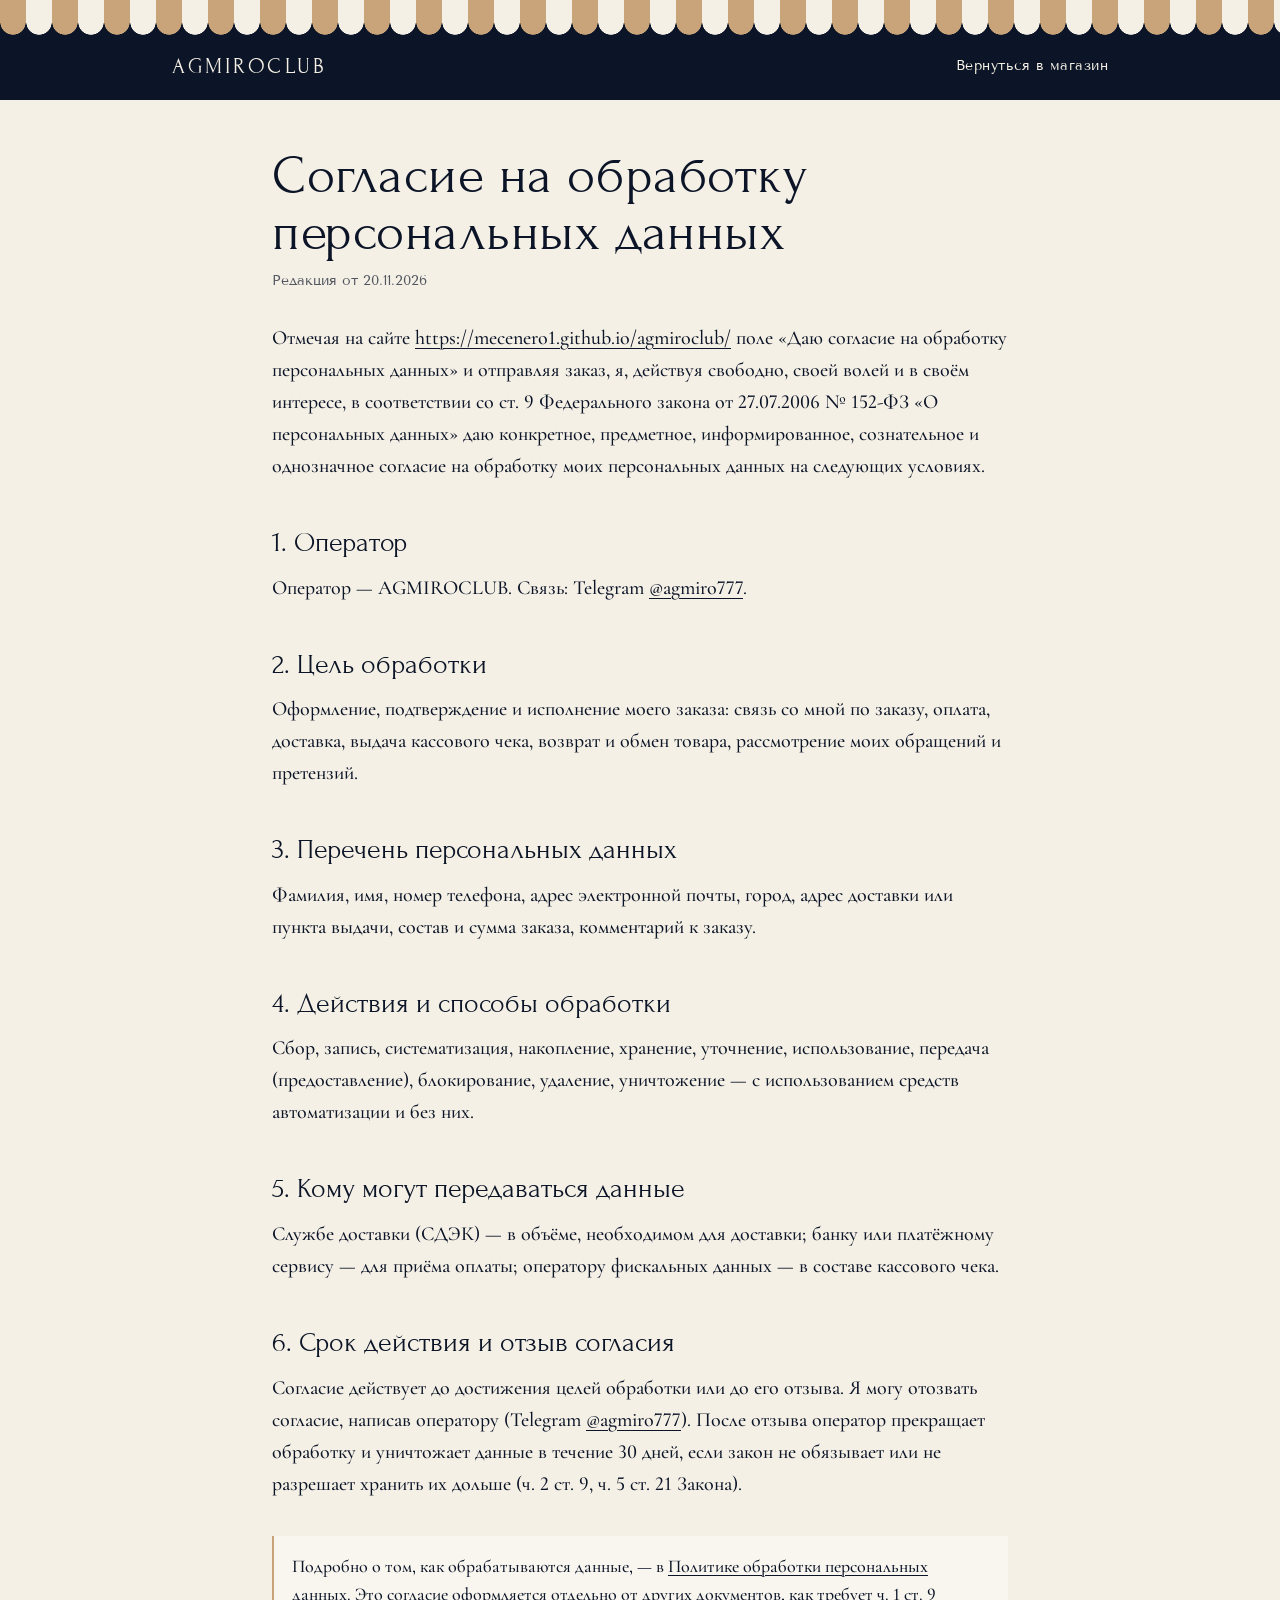
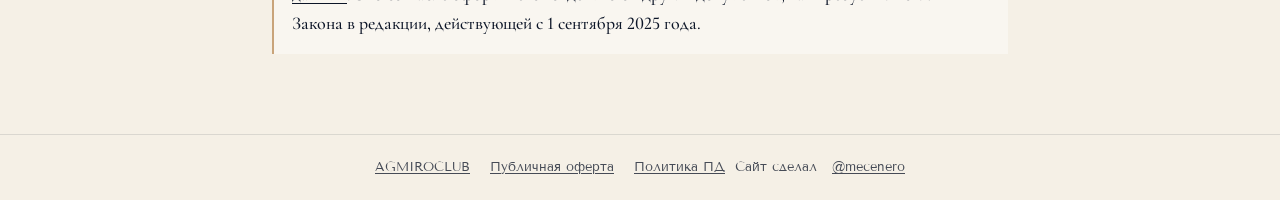
<file: consent.html>
<!DOCTYPE html>
<html lang="ru">
<head>
<meta charset="utf-8">
<meta name="viewport" content="width=device-width, initial-scale=1">
<title>Согласие на обработку персональных данных — AGMIROCLUB</title>
<meta name="description" content="Согласие покупателя AGMIROCLUB на обработку персональных данных для оформления и исполнения заказа.">
<meta name="theme-color" content="#0C1527">
<link rel="icon" href="img/favicon.svg" type="image/svg+xml">
<link rel="canonical" href="https://mecenero1.github.io/agmiroclub/consent.html">
<link rel="stylesheet" href="assets/docs.css">
</head>
<body data-doc>
<div class="top"><div class="stripe" aria-hidden="true"></div><div class="bar"><a class="brand" href="./">AGMIROCLUB</a><a href="./#catalog">Вернуться в магазин</a></div></div>
<main>
  <h1>Согласие на обработку персональных данных</h1>
  <p class="meta">Редакция от <span data-cfg="docsDate"></span></p>

  <p>Отмечая на сайте <a data-cfg="url" href="#"></a> поле «Даю согласие на обработку персональных данных» и отправляя заказ, я, действуя свободно, своей волей и в своём интересе, в соответствии со ст. 9 Федерального закона от 27.07.2006 № 152-ФЗ «О персональных данных» даю конкретное, предметное, информированное, сознательное и однозначное согласие на обработку моих персональных данных на следующих условиях.</p>

  <h2>1. Оператор</h2>
  <p>Оператор — <span data-s="name"></span><span data-opt="inn">, ИНН <span data-s="inn"></span></span><span data-opt="address">, адрес: <span data-s="address"></span></span>. Связь: <span data-s="contact"></span>.</p>

  <h2>2. Цель обработки</h2>
  <p>Оформление, подтверждение и исполнение моего заказа: связь со мной по заказу, оплата, доставка, выдача кассового чека, возврат и обмен товара, рассмотрение моих обращений и претензий.</p>

  <h2>3. Перечень персональных данных</h2>
  <p>Фамилия, имя, номер телефона, адрес электронной почты, город, адрес доставки или пункта выдачи, состав и сумма заказа, комментарий к заказу.</p>

  <h2>4. Действия и способы обработки</h2>
  <p>Сбор, запись, систематизация, накопление, хранение, уточнение, использование, передача (предоставление), блокирование, удаление, уничтожение — с использованием средств автоматизации и без них.</p>

  <h2>5. Кому могут передаваться данные</h2>
  <p>Службе доставки (<span data-carrier></span>) — в объёме, необходимом для доставки; банку или платёжному сервису — для приёма оплаты; оператору фискальных данных — в составе кассового чека.</p>

  <h2>6. Срок действия и отзыв согласия</h2>
  <p>Согласие действует до достижения целей обработки или до его отзыва. Я могу отозвать согласие, написав оператору (<span data-s="contact"></span>)<span data-opt="address"> или направив заявление по адресу <span data-s="address"></span></span>. После отзыва оператор прекращает обработку и уничтожает данные в течение 30 дней, если закон не обязывает или не разрешает хранить их дольше (ч. 2 ст. 9, ч. 5 ст. 21 Закона).</p>

  <p class="note">Подробно о том, как обрабатываются данные, — в <a href="privacy.html">Политике обработки персональных данных</a>. Это согласие оформляется отдельно от других документов, как требует ч. 1 ст. 9 Закона в редакции, действующей с 1 сентября 2025 года.</p>
</main>
<footer><a href="./">AGMIROCLUB</a><a href="oferta.html">Публичная оферта</a><a href="privacy.html">Политика ПД</a></footer>
<script src="site.config.js"></script>
<script src="assets/docs.js"></script>
</body>
</html>
</file>
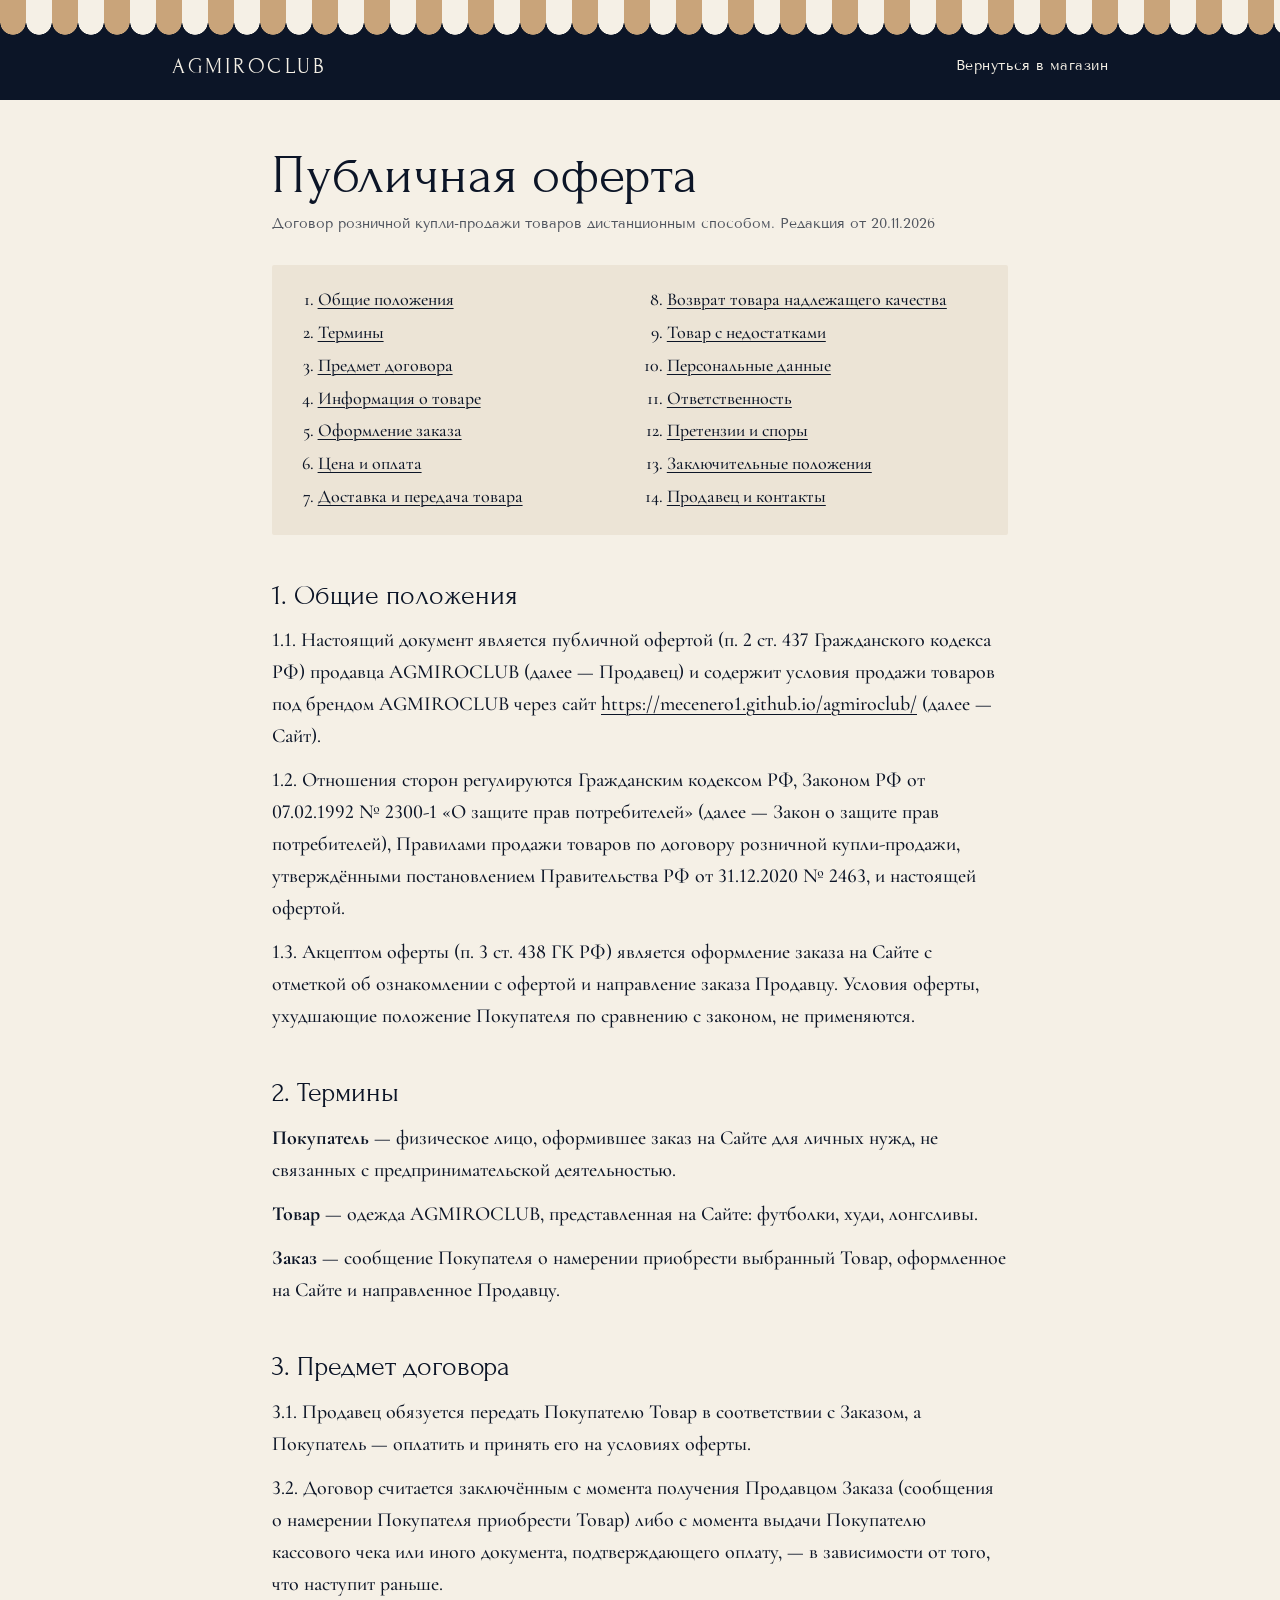
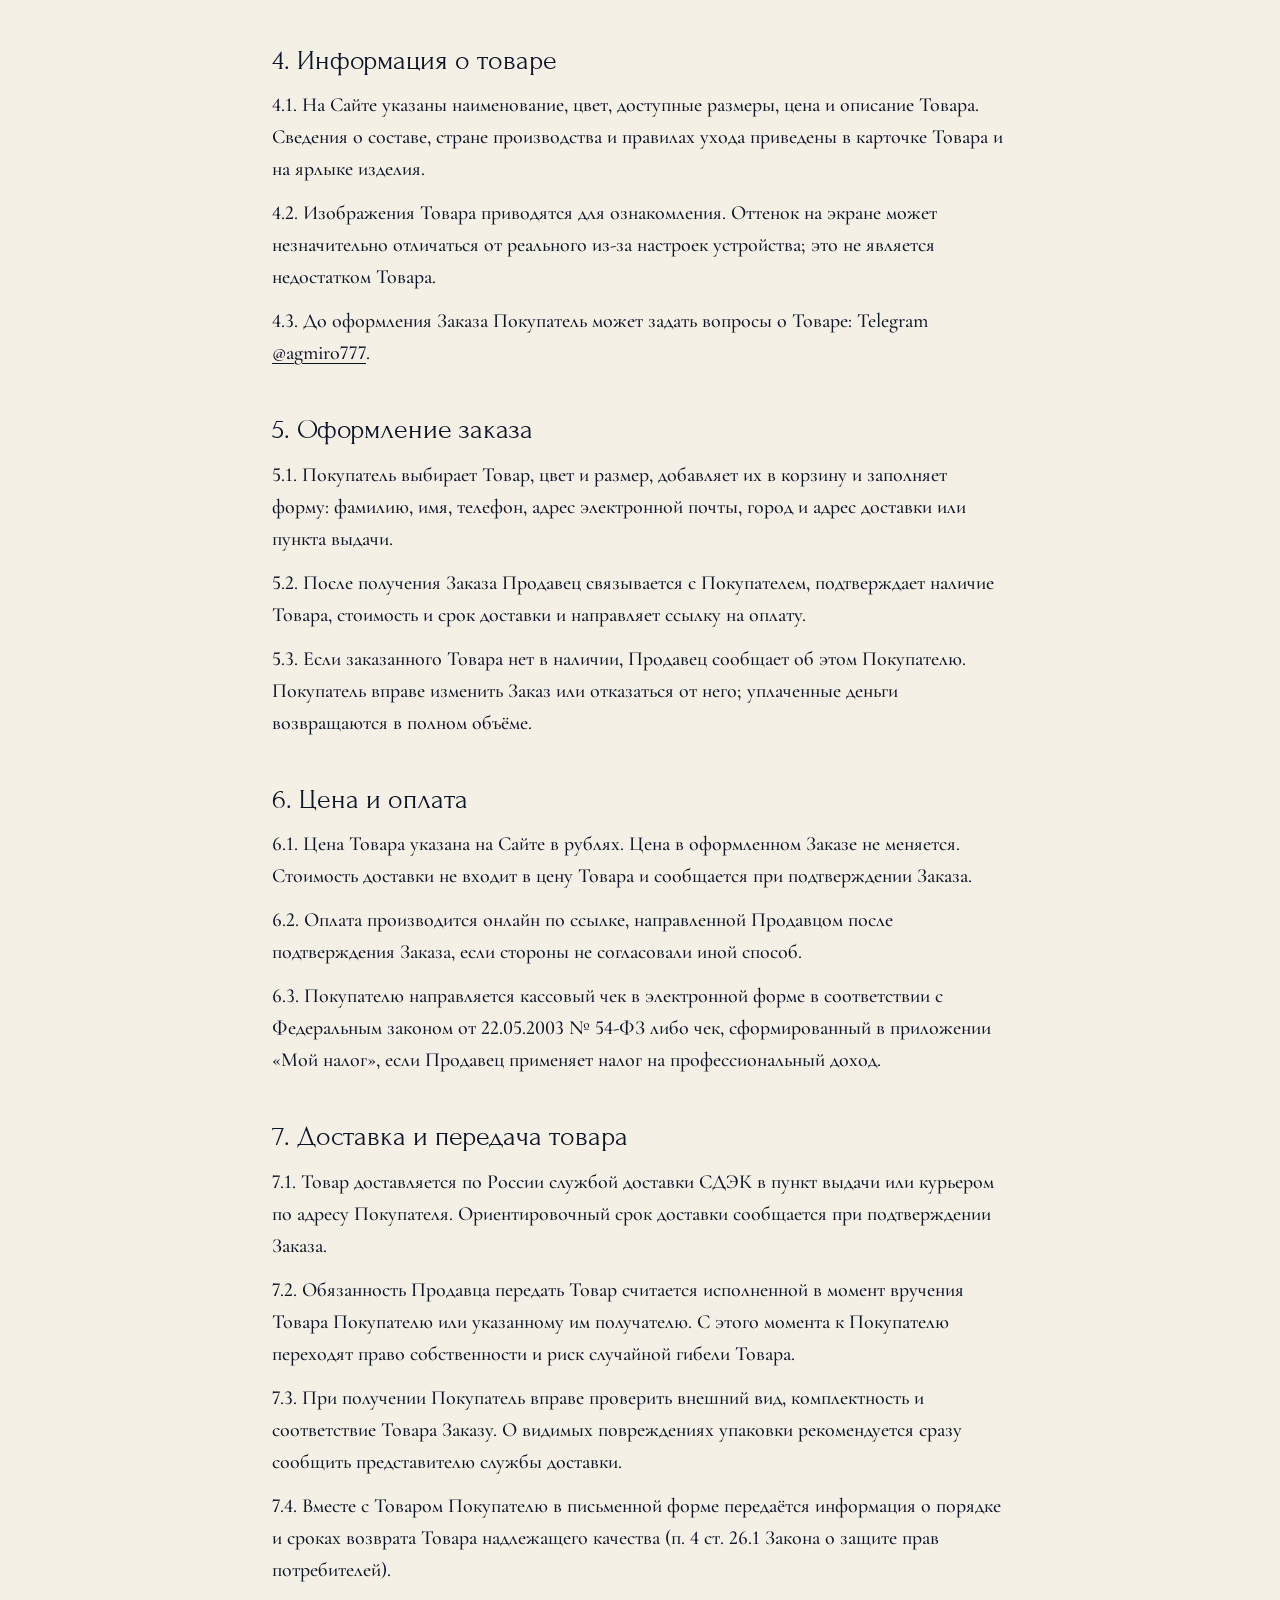
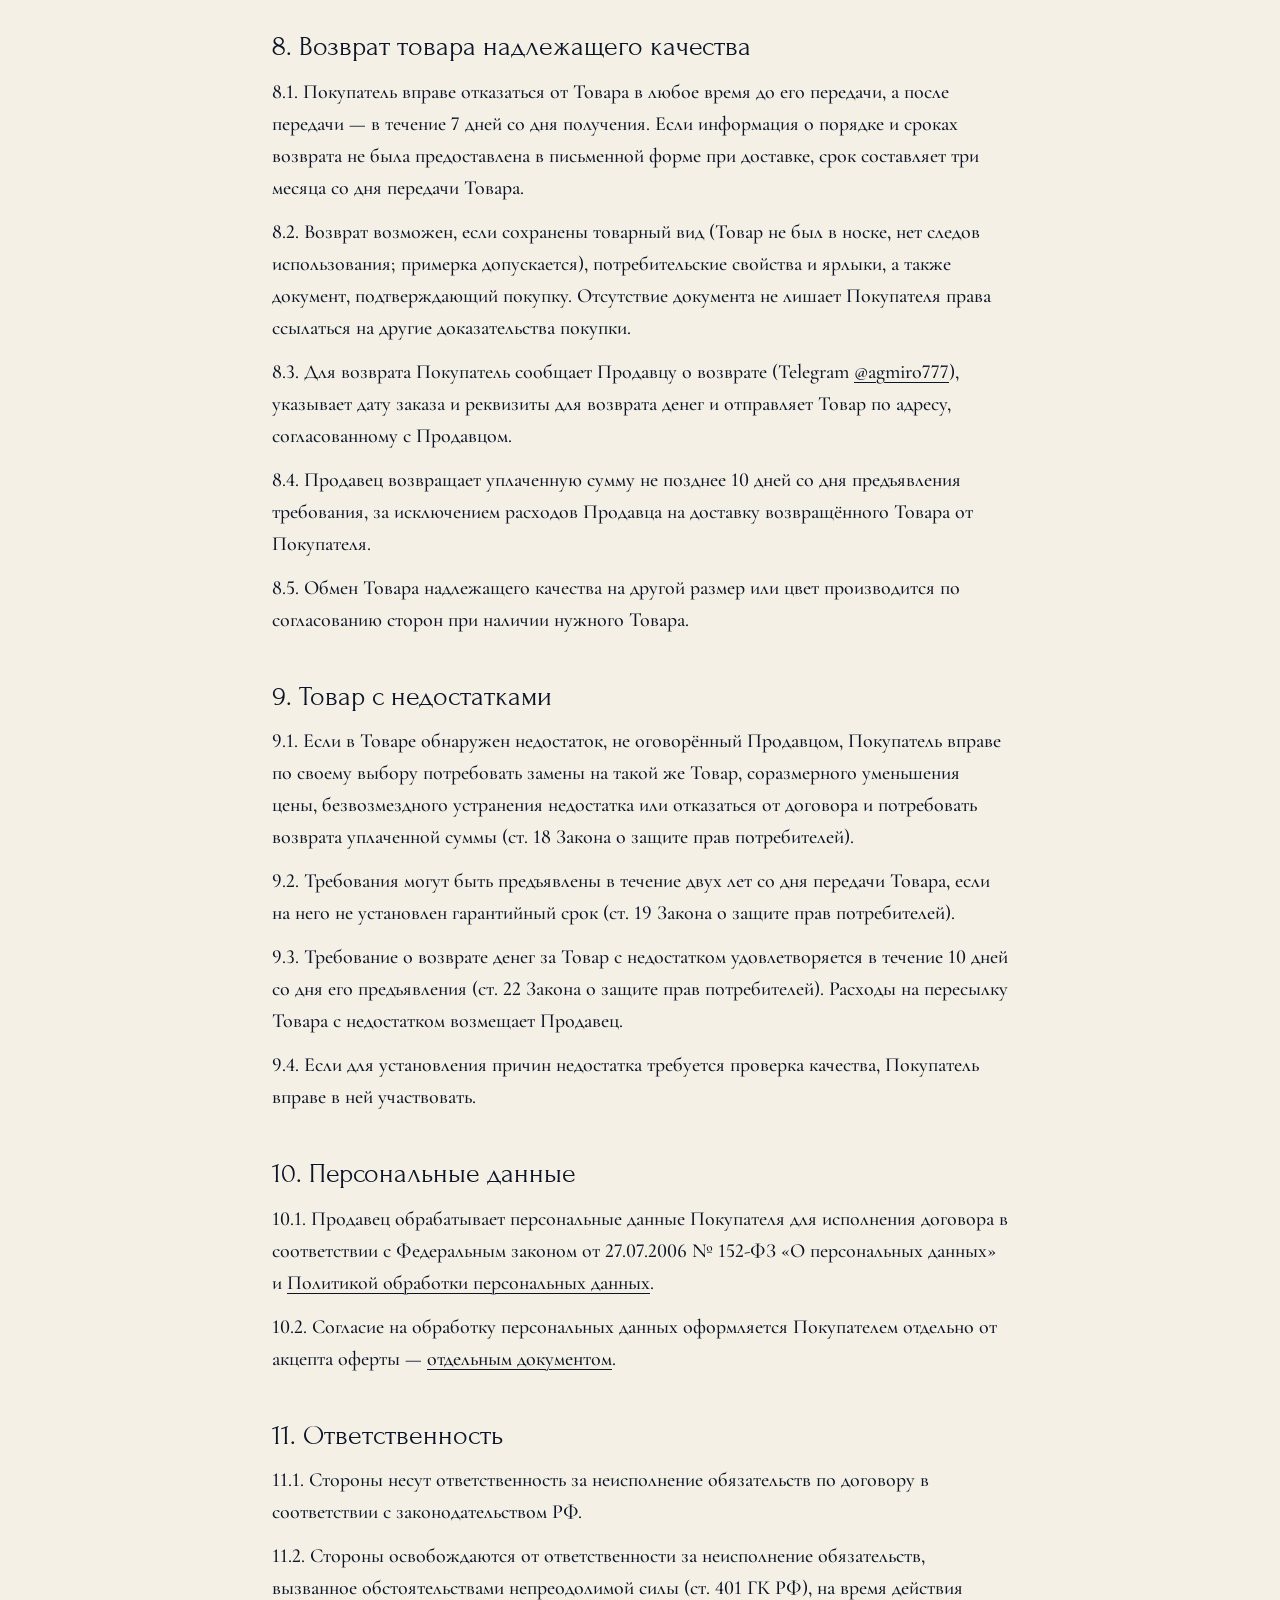
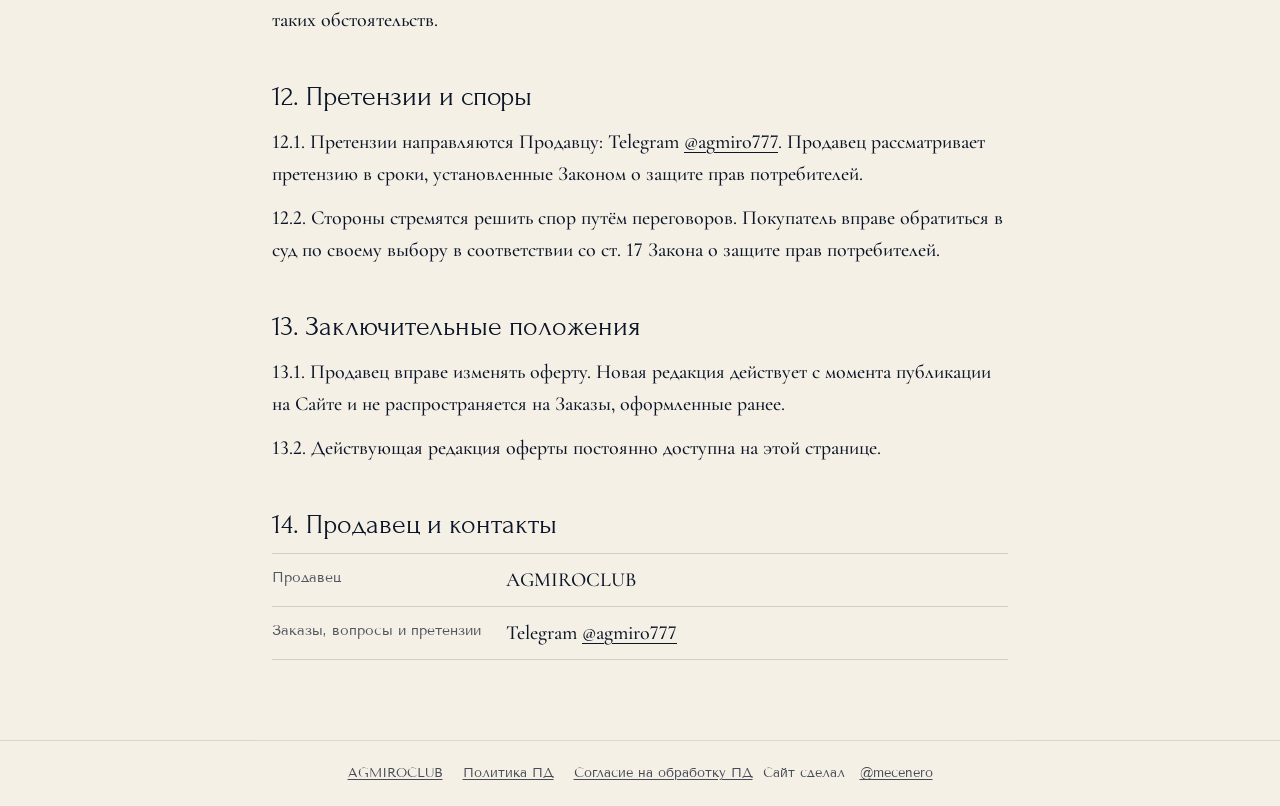
<file: oferta.html>
<!DOCTYPE html>
<html lang="ru">
<head>
<meta charset="utf-8">
<meta name="viewport" content="width=device-width, initial-scale=1">
<title>Публичная оферта — AGMIROCLUB</title>
<meta name="description" content="Публичная оферта AGMIROCLUB: договор розничной купли-продажи товаров дистанционным способом, оплата, доставка, возврат и обмен.">
<meta name="theme-color" content="#0C1527">
<link rel="icon" href="img/favicon.svg" type="image/svg+xml">
<link rel="canonical" href="https://mecenero1.github.io/agmiroclub/oferta.html">
<link rel="stylesheet" href="assets/docs.css">
</head>
<body data-doc>
<div class="top"><div class="stripe" aria-hidden="true"></div><div class="bar"><a class="brand" href="./">AGMIROCLUB</a><a href="./#catalog">Вернуться в магазин</a></div></div>
<main>
  <h1>Публичная оферта</h1>
  <p class="meta">Договор розничной купли-продажи товаров дистанционным способом. Редакция от <span data-cfg="docsDate"></span></p>

  <nav class="toc" aria-label="Содержание"><ol>
    <li><a href="#general">Общие положения</a></li>
    <li><a href="#terms">Термины</a></li>
    <li><a href="#subject">Предмет договора</a></li>
    <li><a href="#info">Информация о товаре</a></li>
    <li><a href="#order">Оформление заказа</a></li>
    <li><a href="#price">Цена и оплата</a></li>
    <li><a href="#delivery">Доставка и передача товара</a></li>
    <li><a href="#return">Возврат товара надлежащего качества</a></li>
    <li><a href="#defects">Товар с недостатками</a></li>
    <li><a href="#pd">Персональные данные</a></li>
    <li><a href="#liability">Ответственность</a></li>
    <li><a href="#disputes">Претензии и споры</a></li>
    <li><a href="#final">Заключительные положения</a></li>
    <li><a href="#seller">Продавец и контакты</a></li>
  </ol></nav>

  <h2 id="general">1. Общие положения</h2>
  <p>1.1. Настоящий документ является публичной офертой (п. 2 ст. 437 Гражданского кодекса РФ) продавца <span data-s="name"></span> (далее — Продавец) и содержит условия продажи товаров под брендом AGMIROCLUB через сайт <a data-cfg="url" href="#"></a> (далее — Сайт).</p>
  <p>1.2. Отношения сторон регулируются Гражданским кодексом РФ, Законом РФ от 07.02.1992 № 2300-1 «О защите прав потребителей» (далее — Закон о защите прав потребителей), Правилами продажи товаров по договору розничной купли-продажи, утверждёнными постановлением Правительства РФ от 31.12.2020 № 2463, и настоящей офертой.</p>
  <p>1.3. Акцептом оферты (п. 3 ст. 438 ГК РФ) является оформление заказа на Сайте с отметкой об ознакомлении с офертой и направление заказа Продавцу. Условия оферты, ухудшающие положение Покупателя по сравнению с законом, не применяются.</p>

  <h2 id="terms">2. Термины</h2>
  <p><b>Покупатель</b> — физическое лицо, оформившее заказ на Сайте для личных нужд, не связанных с предпринимательской деятельностью.</p>
  <p><b>Товар</b> — одежда AGMIROCLUB, представленная на Сайте: футболки, худи, лонгсливы.</p>
  <p><b>Заказ</b> — сообщение Покупателя о намерении приобрести выбранный Товар, оформленное на Сайте и направленное Продавцу.</p>

  <h2 id="subject">3. Предмет договора</h2>
  <p>3.1. Продавец обязуется передать Покупателю Товар в соответствии с Заказом, а Покупатель — оплатить и принять его на условиях оферты.</p>
  <p>3.2. Договор считается заключённым с момента получения Продавцом Заказа (сообщения о намерении Покупателя приобрести Товар) либо с момента выдачи Покупателю кассового чека или иного документа, подтверждающего оплату, — в зависимости от того, что наступит раньше.</p>

  <h2 id="info">4. Информация о товаре</h2>
  <p>4.1. На Сайте указаны наименование, цвет, доступные размеры, цена и описание Товара. Сведения о составе, стране производства и правилах ухода приведены в карточке Товара и на ярлыке изделия.</p>
  <p>4.2. Изображения Товара приводятся для ознакомления. Оттенок на экране может незначительно отличаться от реального из-за настроек устройства; это не является недостатком Товара.</p>
  <p>4.3. До оформления Заказа Покупатель может задать вопросы о Товаре: <span data-s="contact"></span>.</p>

  <h2 id="order">5. Оформление заказа</h2>
  <p>5.1. Покупатель выбирает Товар, цвет и размер, добавляет их в корзину и заполняет форму: фамилию, имя, телефон, адрес электронной почты, город и адрес доставки или пункта выдачи.</p>
  <p>5.2. После получения Заказа Продавец связывается с Покупателем, подтверждает наличие Товара, стоимость и срок доставки и направляет ссылку на оплату.</p>
  <p>5.3. Если заказанного Товара нет в наличии, Продавец сообщает об этом Покупателю. Покупатель вправе изменить Заказ или отказаться от него; уплаченные деньги возвращаются в полном объёме.</p>

  <h2 id="price">6. Цена и оплата</h2>
  <p>6.1. Цена Товара указана на Сайте в рублях. Цена в оформленном Заказе не меняется. Стоимость доставки не входит в цену Товара и сообщается при подтверждении Заказа.</p>
  <p>6.2. Оплата производится онлайн по ссылке, направленной Продавцом после подтверждения Заказа, если стороны не согласовали иной способ.</p>
  <p>6.3. Покупателю направляется кассовый чек в электронной форме в соответствии с Федеральным законом от 22.05.2003 № 54-ФЗ либо чек, сформированный в приложении «Мой налог», если Продавец применяет налог на профессиональный доход.</p>

  <h2 id="delivery">7. Доставка и передача товара</h2>
  <p>7.1. Товар доставляется по России службой доставки <span data-carrier></span> в пункт выдачи или курьером по адресу Покупателя. Ориентировочный срок доставки сообщается при подтверждении Заказа.</p>
  <p>7.2. Обязанность Продавца передать Товар считается исполненной в момент вручения Товара Покупателю или указанному им получателю. С этого момента к Покупателю переходят право собственности и риск случайной гибели Товара.</p>
  <p>7.3. При получении Покупатель вправе проверить внешний вид, комплектность и соответствие Товара Заказу. О видимых повреждениях упаковки рекомендуется сразу сообщить представителю службы доставки.</p>
  <p>7.4. Вместе с Товаром Покупателю в письменной форме передаётся информация о порядке и сроках возврата Товара надлежащего качества (п. 4 ст. 26.1 Закона о защите прав потребителей).</p>

  <h2 id="return">8. Возврат товара надлежащего качества</h2>
  <p>8.1. Покупатель вправе отказаться от Товара в любое время до его передачи, а после передачи — в течение <span data-cfg="returnDays"></span> дней со дня получения. Если информация о порядке и сроках возврата не была предоставлена в письменной форме при доставке, срок составляет три месяца со дня передачи Товара.</p>
  <p>8.2. Возврат возможен, если сохранены товарный вид (Товар не был в носке, нет следов использования; примерка допускается), потребительские свойства и ярлыки, а также документ, подтверждающий покупку. Отсутствие документа не лишает Покупателя права ссылаться на другие доказательства покупки.</p>
  <p>8.3. Для возврата Покупатель сообщает Продавцу о возврате (<span data-s="contact"></span>), указывает дату заказа и реквизиты для возврата денег и отправляет Товар по адресу, согласованному с Продавцом.</p>
  <p>8.4. Продавец возвращает уплаченную сумму не позднее 10 дней со дня предъявления требования, за исключением расходов Продавца на доставку возвращённого Товара от Покупателя.</p>
  <p>8.5. Обмен Товара надлежащего качества на другой размер или цвет производится по согласованию сторон при наличии нужного Товара.</p>

  <h2 id="defects">9. Товар с недостатками</h2>
  <p>9.1. Если в Товаре обнаружен недостаток, не оговорённый Продавцом, Покупатель вправе по своему выбору потребовать замены на такой же Товар, соразмерного уменьшения цены, безвозмездного устранения недостатка или отказаться от договора и потребовать возврата уплаченной суммы (ст. 18 Закона о защите прав потребителей).</p>
  <p>9.2. Требования могут быть предъявлены в течение двух лет со дня передачи Товара, если на него не установлен гарантийный срок (ст. 19 Закона о защите прав потребителей).</p>
  <p>9.3. Требование о возврате денег за Товар с недостатком удовлетворяется в течение 10 дней со дня его предъявления (ст. 22 Закона о защите прав потребителей). Расходы на пересылку Товара с недостатком возмещает Продавец.</p>
  <p>9.4. Если для установления причин недостатка требуется проверка качества, Покупатель вправе в ней участвовать.</p>

  <h2 id="pd">10. Персональные данные</h2>
  <p>10.1. Продавец обрабатывает персональные данные Покупателя для исполнения договора в соответствии с Федеральным законом от 27.07.2006 № 152-ФЗ «О персональных данных» и <a href="privacy.html">Политикой обработки персональных данных</a>.</p>
  <p>10.2. Согласие на обработку персональных данных оформляется Покупателем отдельно от акцепта оферты — <a href="consent.html">отдельным документом</a>.</p>

  <h2 id="liability">11. Ответственность</h2>
  <p>11.1. Стороны несут ответственность за неисполнение обязательств по договору в соответствии с законодательством РФ.</p>
  <p>11.2. Стороны освобождаются от ответственности за неисполнение обязательств, вызванное обстоятельствами непреодолимой силы (ст. 401 ГК РФ), на время действия таких обстоятельств.</p>

  <h2 id="disputes">12. Претензии и споры</h2>
  <p>12.1. Претензии направляются Продавцу: <span data-s="contact"></span><span data-opt="address">, или письмом по адресу <span data-s="address"></span></span>. Продавец рассматривает претензию в сроки, установленные Законом о защите прав потребителей.</p>
  <p>12.2. Стороны стремятся решить спор путём переговоров. Покупатель вправе обратиться в суд по своему выбору в соответствии со ст. 17 Закона о защите прав потребителей.</p>

  <h2 id="final">13. Заключительные положения</h2>
  <p>13.1. Продавец вправе изменять оферту. Новая редакция действует с момента публикации на Сайте и не распространяется на Заказы, оформленные ранее.</p>
  <p>13.2. Действующая редакция оферты постоянно доступна на этой странице.</p>

  <h2 id="seller">14. Продавец и контакты</h2>
  <dl class="req">
    <div><dt>Продавец</dt><dd data-s="name"></dd></div>
    <div data-opt="inn"><dt>ИНН</dt><dd data-s="inn"></dd></div>
    <div data-opt="ogrn"><dt>ОГРНИП</dt><dd data-s="ogrn"></dd></div>
    <div data-opt="regAuthority"><dt>Регистрирующий орган</dt><dd data-s="regAuthority"></dd></div>
    <div data-opt="address"><dt>Адрес для претензий и возвратов</dt><dd data-s="address"></dd></div>
    <div><dt>Заказы, вопросы и претензии</dt><dd data-s="contact"></dd></div>
    <div data-opt="phone"><dt>Телефон</dt><dd data-s="phone"></dd></div>
    <div data-opt="hours"><dt>Режим работы</dt><dd data-s="hours"></dd></div>
  </dl>
</main>
<footer><a href="./">AGMIROCLUB</a><a href="privacy.html">Политика ПД</a><a href="consent.html">Согласие на обработку ПД</a></footer>
<script src="site.config.js"></script>
<script src="assets/docs.js"></script>
</body>
</html>
</file>
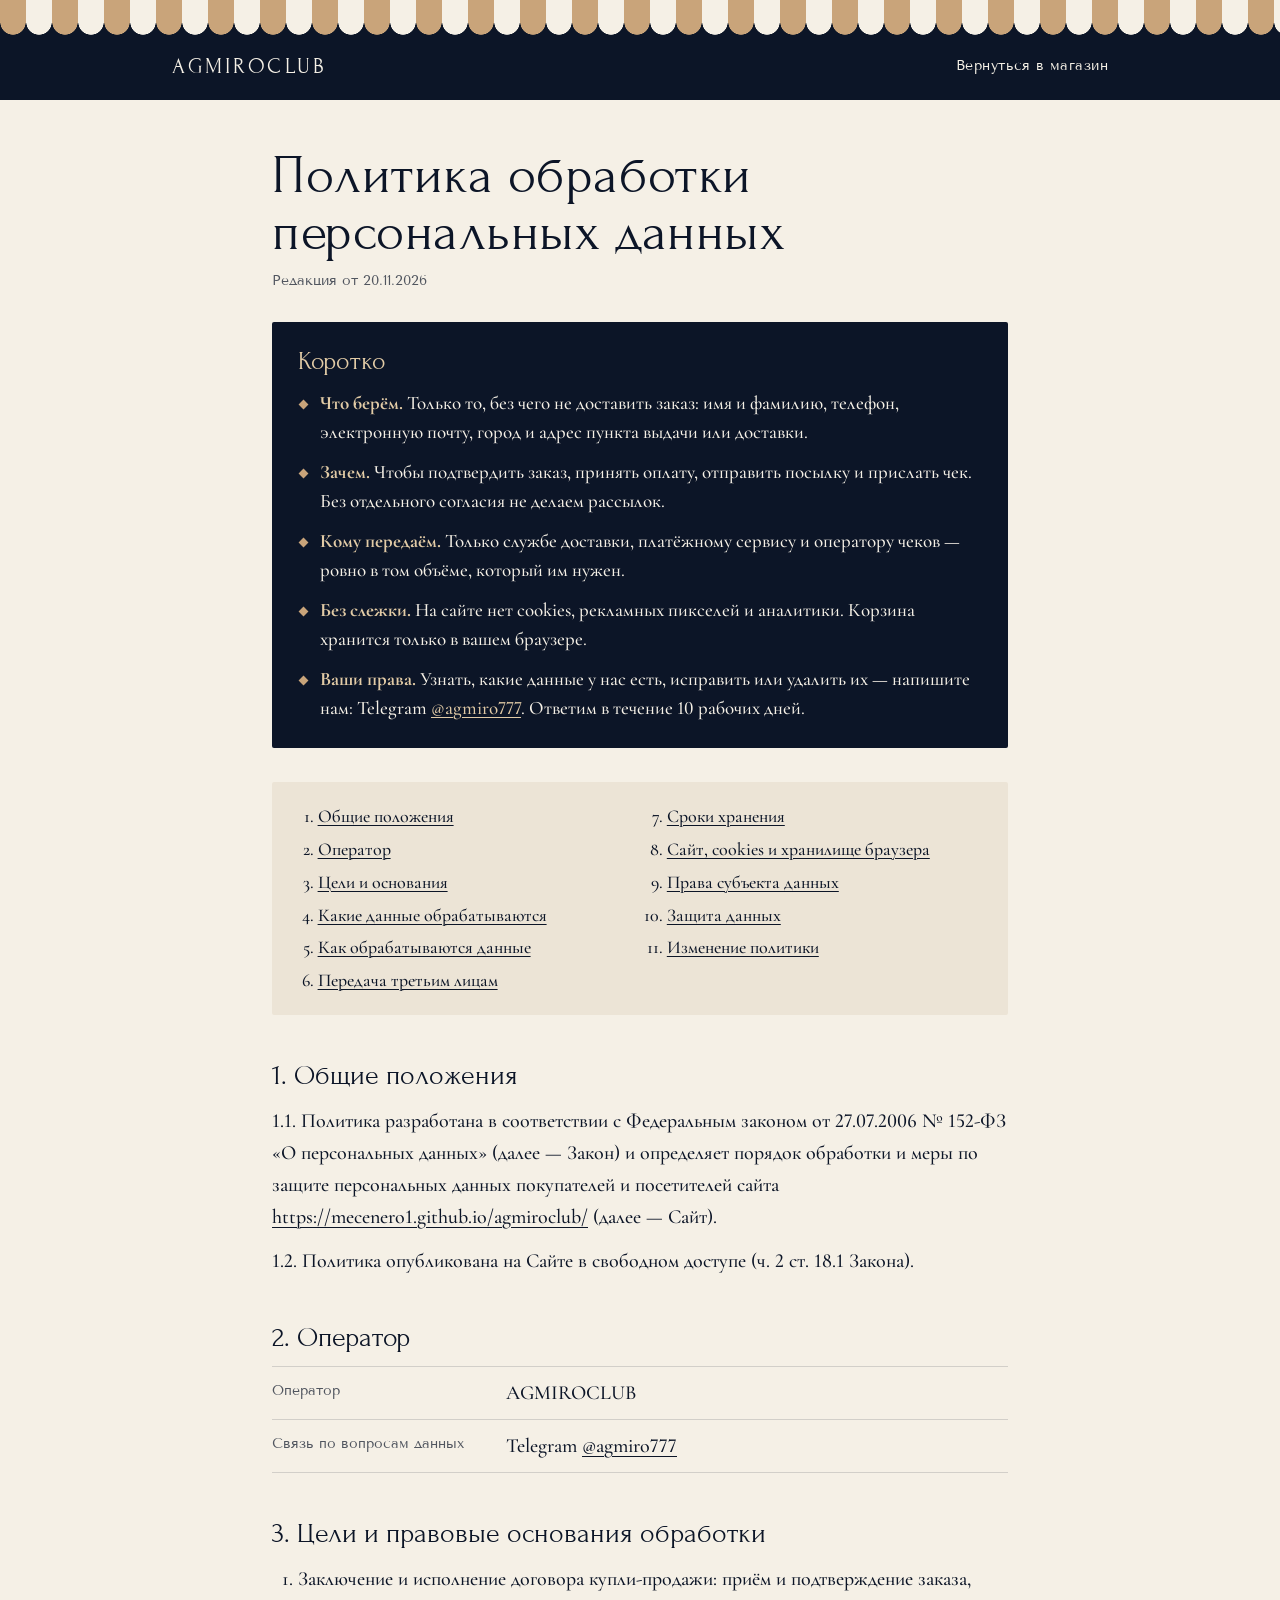
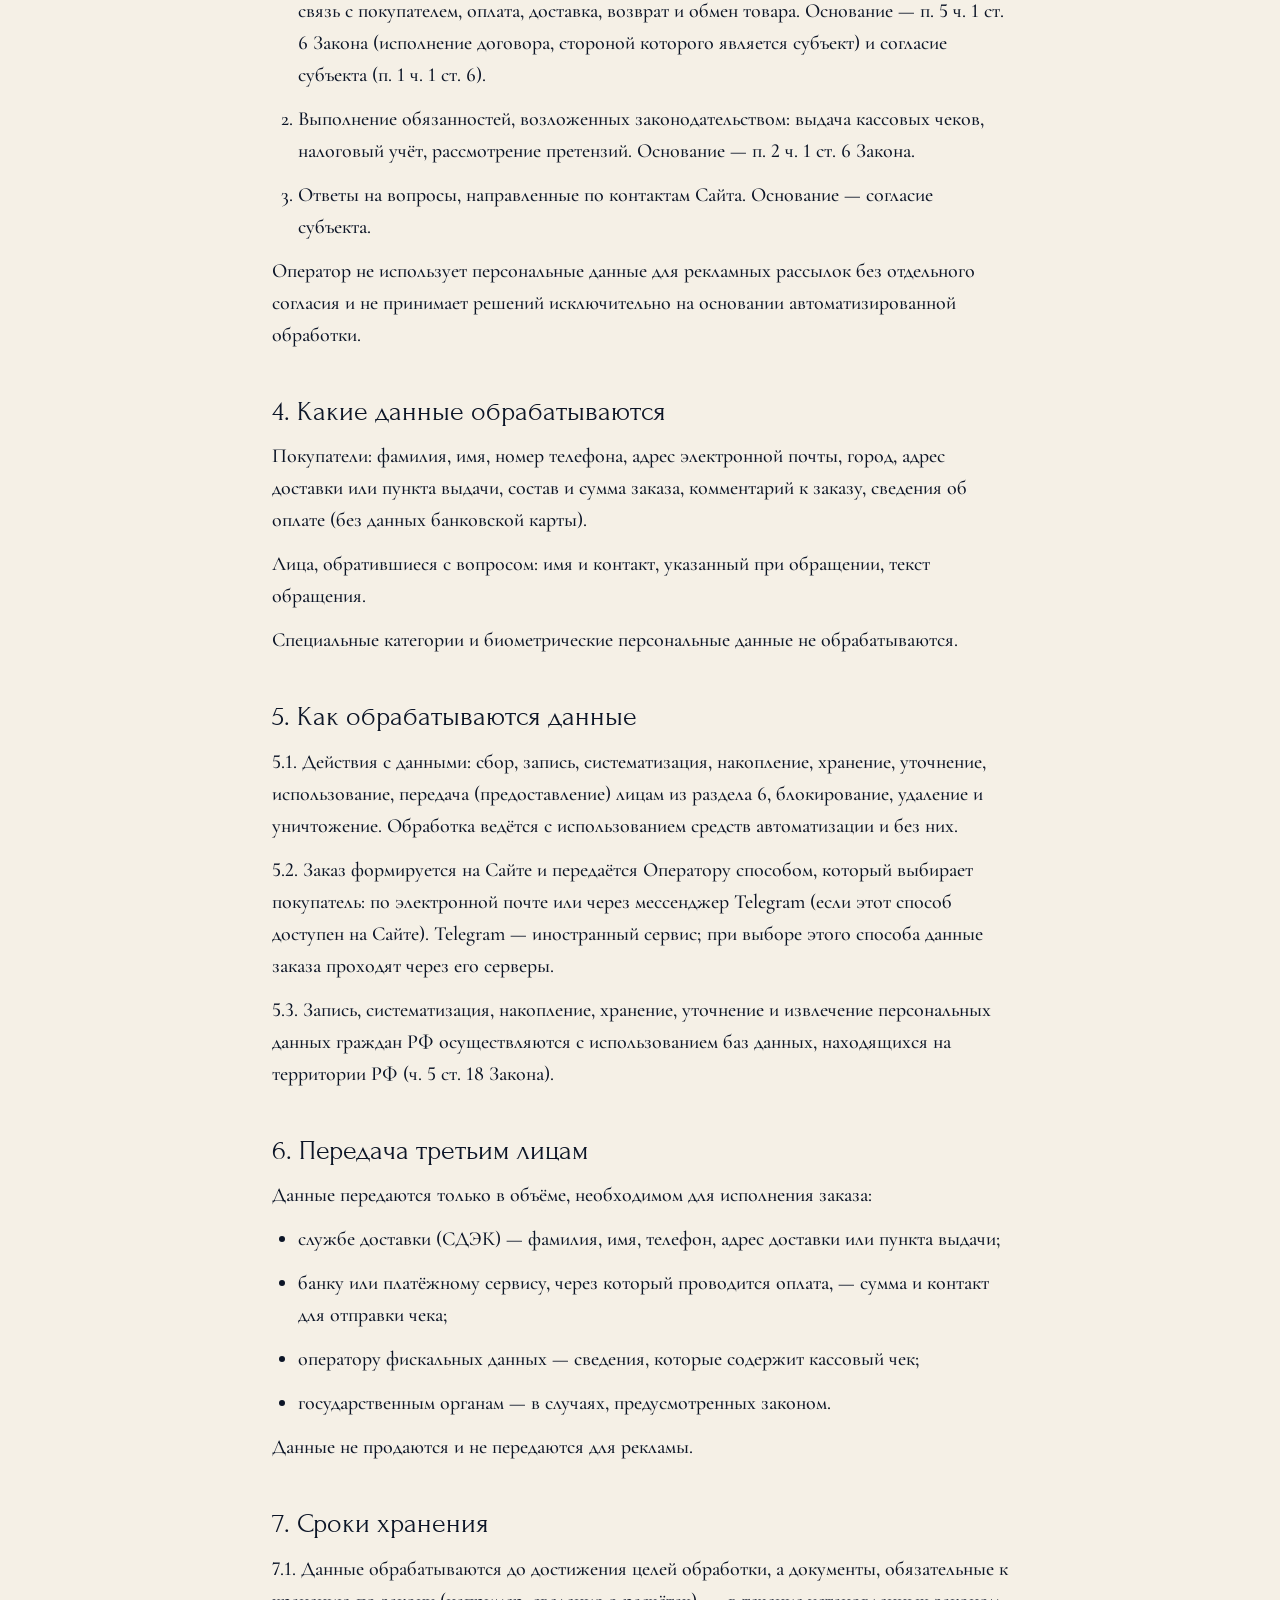
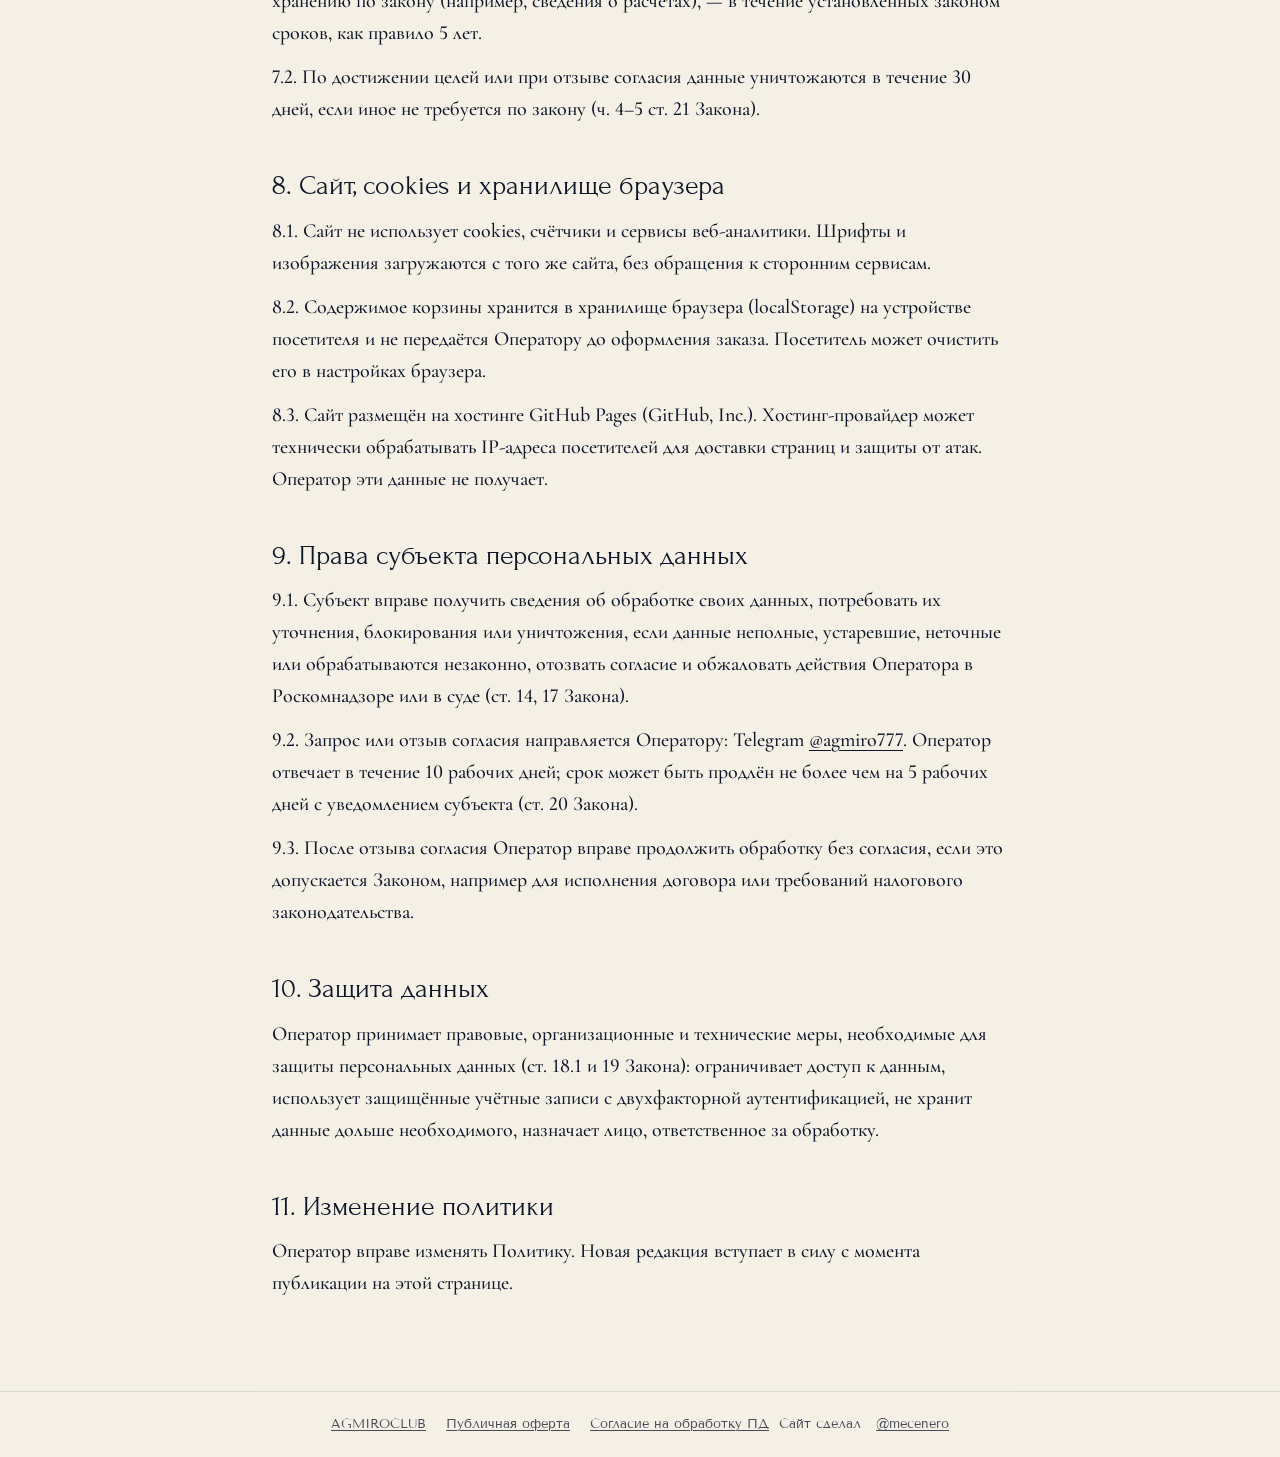
<file: privacy.html>
<!DOCTYPE html>
<html lang="ru">
<head>
<meta charset="utf-8">
<meta name="viewport" content="width=device-width, initial-scale=1">
<title>Политика обработки персональных данных — AGMIROCLUB</title>
<meta name="description" content="Политика AGMIROCLUB в отношении обработки персональных данных покупателей в соответствии с 152-ФЗ.">
<meta name="theme-color" content="#0C1527">
<link rel="icon" href="img/favicon.svg" type="image/svg+xml">
<link rel="canonical" href="https://mecenero1.github.io/agmiroclub/privacy.html">
<link rel="stylesheet" href="assets/docs.css">
</head>
<body data-doc>
<div class="top"><div class="stripe" aria-hidden="true"></div><div class="bar"><a class="brand" href="./">AGMIROCLUB</a><a href="./#catalog">Вернуться в магазин</a></div></div>
<main>
  <h1>Политика обработки персональных данных</h1>
  <p class="meta">Редакция от <span data-cfg="docsDate"></span></p>

  <section class="brief" aria-labelledby="brief-title">
    <h2 id="brief-title">Коротко</h2>
    <ul>
      <li><b>Что берём.</b> Только то, без чего не доставить заказ: имя и фамилию, телефон, электронную почту, город и адрес пункта выдачи или доставки.</li>
      <li><b>Зачем.</b> Чтобы подтвердить заказ, принять оплату, отправить посылку и прислать чек. Без отдельного согласия не делаем рассылок.</li>
      <li><b>Кому передаём.</b> Только службе доставки, платёжному сервису и оператору чеков — ровно в том объёме, который им нужен.</li>
      <li><b>Без слежки.</b> На сайте нет cookies, рекламных пикселей и аналитики. Корзина хранится только в вашем браузере.</li>
      <li><b>Ваши права.</b> Узнать, какие данные у нас есть, исправить или удалить их — напишите нам: <span data-s="contact"></span>. Ответим в течение 10 рабочих дней.</li>
    </ul>
  </section>
  <nav class="toc" aria-label="Содержание"><ol>
    <li><a href="#p1">Общие положения</a></li>
    <li><a href="#p2">Оператор</a></li>
    <li><a href="#p3">Цели и основания</a></li>
    <li><a href="#p4">Какие данные обрабатываются</a></li>
    <li><a href="#p5">Как обрабатываются данные</a></li>
    <li><a href="#p6">Передача третьим лицам</a></li>
    <li><a href="#p7">Сроки хранения</a></li>
    <li><a href="#p8">Сайт, cookies и хранилище браузера</a></li>
    <li><a href="#p9">Права субъекта данных</a></li>
    <li><a href="#p10">Защита данных</a></li>
    <li><a href="#p11">Изменение политики</a></li>
  </ol></nav>

  <h2 id="p1">1. Общие положения</h2>
  <p>1.1. Политика разработана в соответствии с Федеральным законом от 27.07.2006 № 152-ФЗ «О персональных данных» (далее — Закон) и определяет порядок обработки и меры по защите персональных данных покупателей и посетителей сайта <a data-cfg="url" href="#"></a> (далее — Сайт).</p>
  <p>1.2. Политика опубликована на Сайте в свободном доступе (ч. 2 ст. 18.1 Закона).</p>

  <h2 id="p2">2. Оператор</h2>
  <dl class="req">
    <div><dt>Оператор</dt><dd data-s="name"></dd></div>
    <div data-opt="inn"><dt>ИНН</dt><dd data-s="inn"></dd></div>
    <div data-opt="address"><dt>Адрес</dt><dd data-s="address"></dd></div>
    <div><dt>Связь по вопросам данных</dt><dd data-s="contact"></dd></div>
  </dl>

  <h2 id="p3">3. Цели и правовые основания обработки</h2>
  <ol>
    <li>Заключение и исполнение договора купли-продажи: приём и подтверждение заказа, связь с покупателем, оплата, доставка, возврат и обмен товара. Основание — п. 5 ч. 1 ст. 6 Закона (исполнение договора, стороной которого является субъект) и согласие субъекта (п. 1 ч. 1 ст. 6).</li>
    <li>Выполнение обязанностей, возложенных законодательством: выдача кассовых чеков, налоговый учёт, рассмотрение претензий. Основание — п. 2 ч. 1 ст. 6 Закона.</li>
    <li>Ответы на вопросы, направленные по контактам Сайта. Основание — согласие субъекта.</li>
  </ol>
  <p>Оператор не использует персональные данные для рекламных рассылок без отдельного согласия и не принимает решений исключительно на основании автоматизированной обработки.</p>

  <h2 id="p4">4. Какие данные обрабатываются</h2>
  <p>Покупатели: фамилия, имя, номер телефона, адрес электронной почты, город, адрес доставки или пункта выдачи, состав и сумма заказа, комментарий к заказу, сведения об оплате (без данных банковской карты).</p>
  <p>Лица, обратившиеся с вопросом: имя и контакт, указанный при обращении, текст обращения.</p>
  <p>Специальные категории и биометрические персональные данные не обрабатываются.</p>

  <h2 id="p5">5. Как обрабатываются данные</h2>
  <p>5.1. Действия с данными: сбор, запись, систематизация, накопление, хранение, уточнение, использование, передача (предоставление) лицам из раздела 6, блокирование, удаление и уничтожение. Обработка ведётся с использованием средств автоматизации и без них.</p>
  <p>5.2. Заказ формируется на Сайте и передаётся Оператору способом, который выбирает покупатель: по электронной почте или через мессенджер Telegram (если этот способ доступен на Сайте). Telegram — иностранный сервис; при выборе этого способа данные заказа проходят через его серверы.</p>
  <p>5.3. Запись, систематизация, накопление, хранение, уточнение и извлечение персональных данных граждан РФ осуществляются с использованием баз данных, находящихся на территории РФ (ч. 5 ст. 18 Закона).</p>

  <h2 id="p6">6. Передача третьим лицам</h2>
  <p>Данные передаются только в объёме, необходимом для исполнения заказа:</p>
  <ul>
    <li>службе доставки (<span data-carrier></span>) — фамилия, имя, телефон, адрес доставки или пункта выдачи;</li>
    <li>банку или платёжному сервису, через который проводится оплата, — сумма и контакт для отправки чека;</li>
    <li>оператору фискальных данных — сведения, которые содержит кассовый чек;</li>
    <li>государственным органам — в случаях, предусмотренных законом.</li>
  </ul>
  <p>Данные не продаются и не передаются для рекламы.</p>

  <h2 id="p7">7. Сроки хранения</h2>
  <p>7.1. Данные обрабатываются до достижения целей обработки, а документы, обязательные к хранению по закону (например, сведения о расчётах), — в течение установленных законом сроков, как правило 5 лет.</p>
  <p>7.2. По достижении целей или при отзыве согласия данные уничтожаются в течение 30 дней, если иное не требуется по закону (ч. 4–5 ст. 21 Закона).</p>

  <h2 id="p8">8. Сайт, cookies и хранилище браузера</h2>
  <p>8.1. Сайт не использует cookies, счётчики и сервисы веб-аналитики. Шрифты и изображения загружаются с того же сайта, без обращения к сторонним сервисам.</p>
  <p>8.2. Содержимое корзины хранится в хранилище браузера (localStorage) на устройстве посетителя и не передаётся Оператору до оформления заказа. Посетитель может очистить его в настройках браузера.</p>
  <p>8.3. Сайт размещён на хостинге GitHub Pages (GitHub, Inc.). Хостинг-провайдер может технически обрабатывать IP-адреса посетителей для доставки страниц и защиты от атак. Оператор эти данные не получает.</p>

  <h2 id="p9">9. Права субъекта персональных данных</h2>
  <p>9.1. Субъект вправе получить сведения об обработке своих данных, потребовать их уточнения, блокирования или уничтожения, если данные неполные, устаревшие, неточные или обрабатываются незаконно, отозвать согласие и обжаловать действия Оператора в Роскомнадзоре или в суде (ст. 14, 17 Закона).</p>
  <p>9.2. Запрос или отзыв согласия направляется Оператору: <span data-s="contact"></span><span data-opt="address">, либо письмом по адресу <span data-s="address"></span></span>. Оператор отвечает в течение 10 рабочих дней; срок может быть продлён не более чем на 5 рабочих дней с уведомлением субъекта (ст. 20 Закона).</p>
  <p>9.3. После отзыва согласия Оператор вправе продолжить обработку без согласия, если это допускается Законом, например для исполнения договора или требований налогового законодательства.</p>

  <h2 id="p10">10. Защита данных</h2>
  <p>Оператор принимает правовые, организационные и технические меры, необходимые для защиты персональных данных (ст. 18.1 и 19 Закона): ограничивает доступ к данным, использует защищённые учётные записи с двухфакторной аутентификацией, не хранит данные дольше необходимого, назначает лицо, ответственное за обработку.</p>

  <h2 id="p11">11. Изменение политики</h2>
  <p>Оператор вправе изменять Политику. Новая редакция вступает в силу с момента публикации на этой странице.</p>
</main>
<footer><a href="./">AGMIROCLUB</a><a href="oferta.html">Публичная оферта</a><a href="consent.html">Согласие на обработку ПД</a></footer>
<script src="site.config.js"></script>
<script src="assets/docs.js"></script>
</body>
</html>
</file>
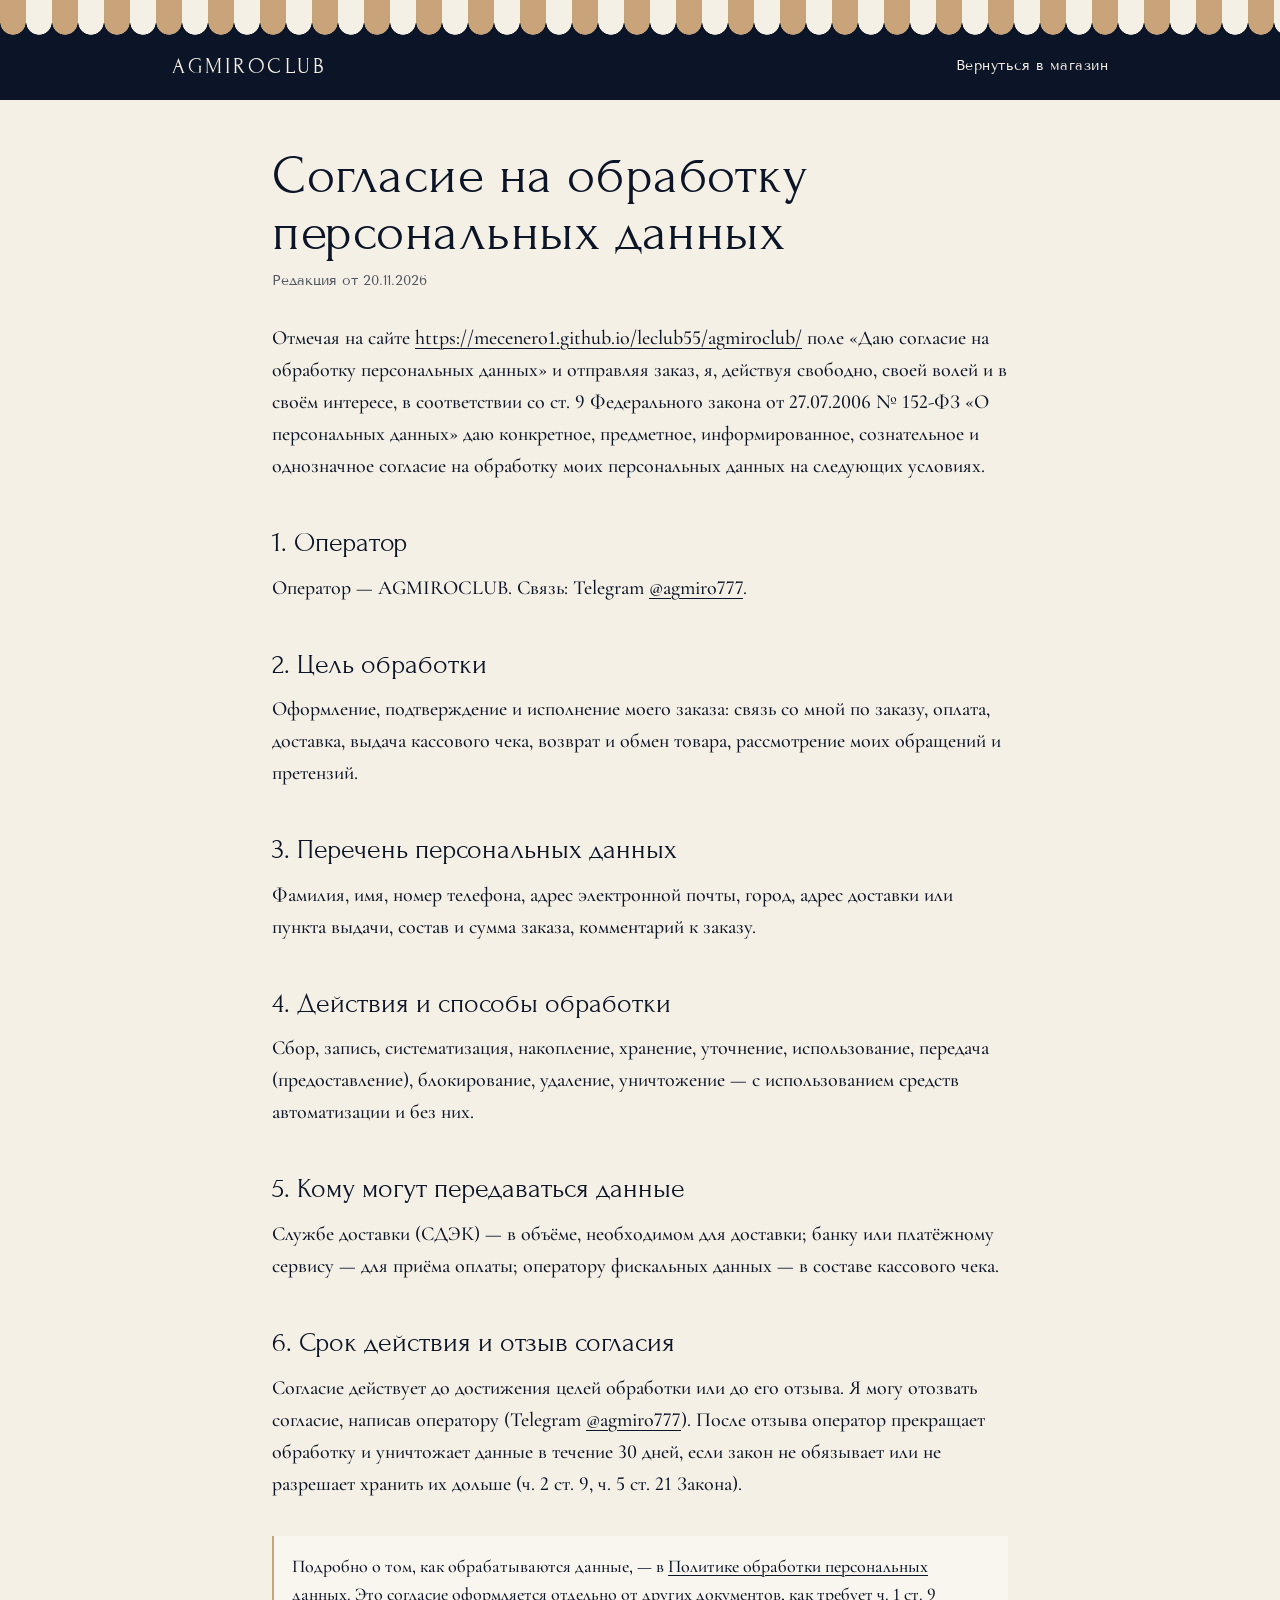
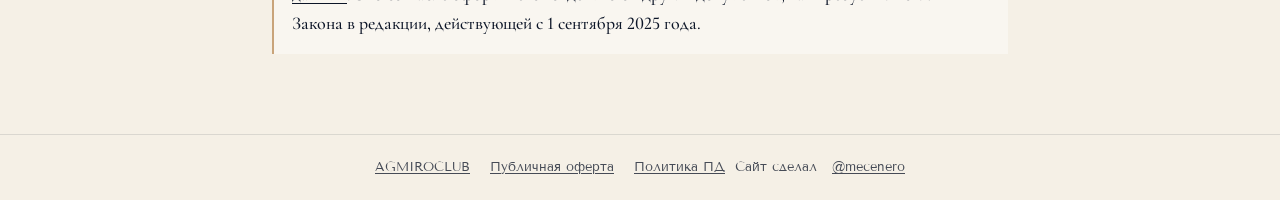
<file: agmiroclub/consent.html>
<!DOCTYPE html>
<html lang="ru">
<head>
<meta charset="utf-8">
<meta name="viewport" content="width=device-width, initial-scale=1">
<title>Согласие на обработку персональных данных — AGMIROCLUB</title>
<meta name="description" content="Согласие покупателя AGMIROCLUB на обработку персональных данных для оформления и исполнения заказа.">
<meta name="theme-color" content="#0C1527">
<link rel="icon" href="img/favicon.svg" type="image/svg+xml">
<link rel="canonical" href="https://mecenero1.github.io/leclub55/agmiroclub/consent.html">
<link rel="stylesheet" href="assets/docs.css">
</head>
<body data-doc>
<div class="top"><div class="stripe" aria-hidden="true"></div><div class="bar"><a class="brand" href="./">AGMIROCLUB</a><a href="./#catalog">Вернуться в магазин</a></div></div>
<main>
  <h1>Согласие на обработку персональных данных</h1>
  <p class="meta">Редакция от <span data-cfg="docsDate"></span></p>

  <p>Отмечая на сайте <a data-cfg="url" href="#"></a> поле «Даю согласие на обработку персональных данных» и отправляя заказ, я, действуя свободно, своей волей и в своём интересе, в соответствии со ст. 9 Федерального закона от 27.07.2006 № 152-ФЗ «О персональных данных» даю конкретное, предметное, информированное, сознательное и однозначное согласие на обработку моих персональных данных на следующих условиях.</p>

  <h2>1. Оператор</h2>
  <p>Оператор — <span data-s="name"></span><span data-opt="inn">, ИНН <span data-s="inn"></span></span><span data-opt="address">, адрес: <span data-s="address"></span></span>. Связь: <span data-s="contact"></span>.</p>

  <h2>2. Цель обработки</h2>
  <p>Оформление, подтверждение и исполнение моего заказа: связь со мной по заказу, оплата, доставка, выдача кассового чека, возврат и обмен товара, рассмотрение моих обращений и претензий.</p>

  <h2>3. Перечень персональных данных</h2>
  <p>Фамилия, имя, номер телефона, адрес электронной почты, город, адрес доставки или пункта выдачи, состав и сумма заказа, комментарий к заказу.</p>

  <h2>4. Действия и способы обработки</h2>
  <p>Сбор, запись, систематизация, накопление, хранение, уточнение, использование, передача (предоставление), блокирование, удаление, уничтожение — с использованием средств автоматизации и без них.</p>

  <h2>5. Кому могут передаваться данные</h2>
  <p>Службе доставки (<span data-carrier></span>) — в объёме, необходимом для доставки; банку или платёжному сервису — для приёма оплаты; оператору фискальных данных — в составе кассового чека.</p>

  <h2>6. Срок действия и отзыв согласия</h2>
  <p>Согласие действует до достижения целей обработки или до его отзыва. Я могу отозвать согласие, написав оператору (<span data-s="contact"></span>)<span data-opt="address"> или направив заявление по адресу <span data-s="address"></span></span>. После отзыва оператор прекращает обработку и уничтожает данные в течение 30 дней, если закон не обязывает или не разрешает хранить их дольше (ч. 2 ст. 9, ч. 5 ст. 21 Закона).</p>

  <p class="note">Подробно о том, как обрабатываются данные, — в <a href="privacy.html">Политике обработки персональных данных</a>. Это согласие оформляется отдельно от других документов, как требует ч. 1 ст. 9 Закона в редакции, действующей с 1 сентября 2025 года.</p>
</main>
<footer><a href="./">AGMIROCLUB</a><a href="oferta.html">Публичная оферта</a><a href="privacy.html">Политика ПД</a></footer>
<script src="site.config.js"></script>
<script src="assets/docs.js"></script>
</body>
</html>
</file>
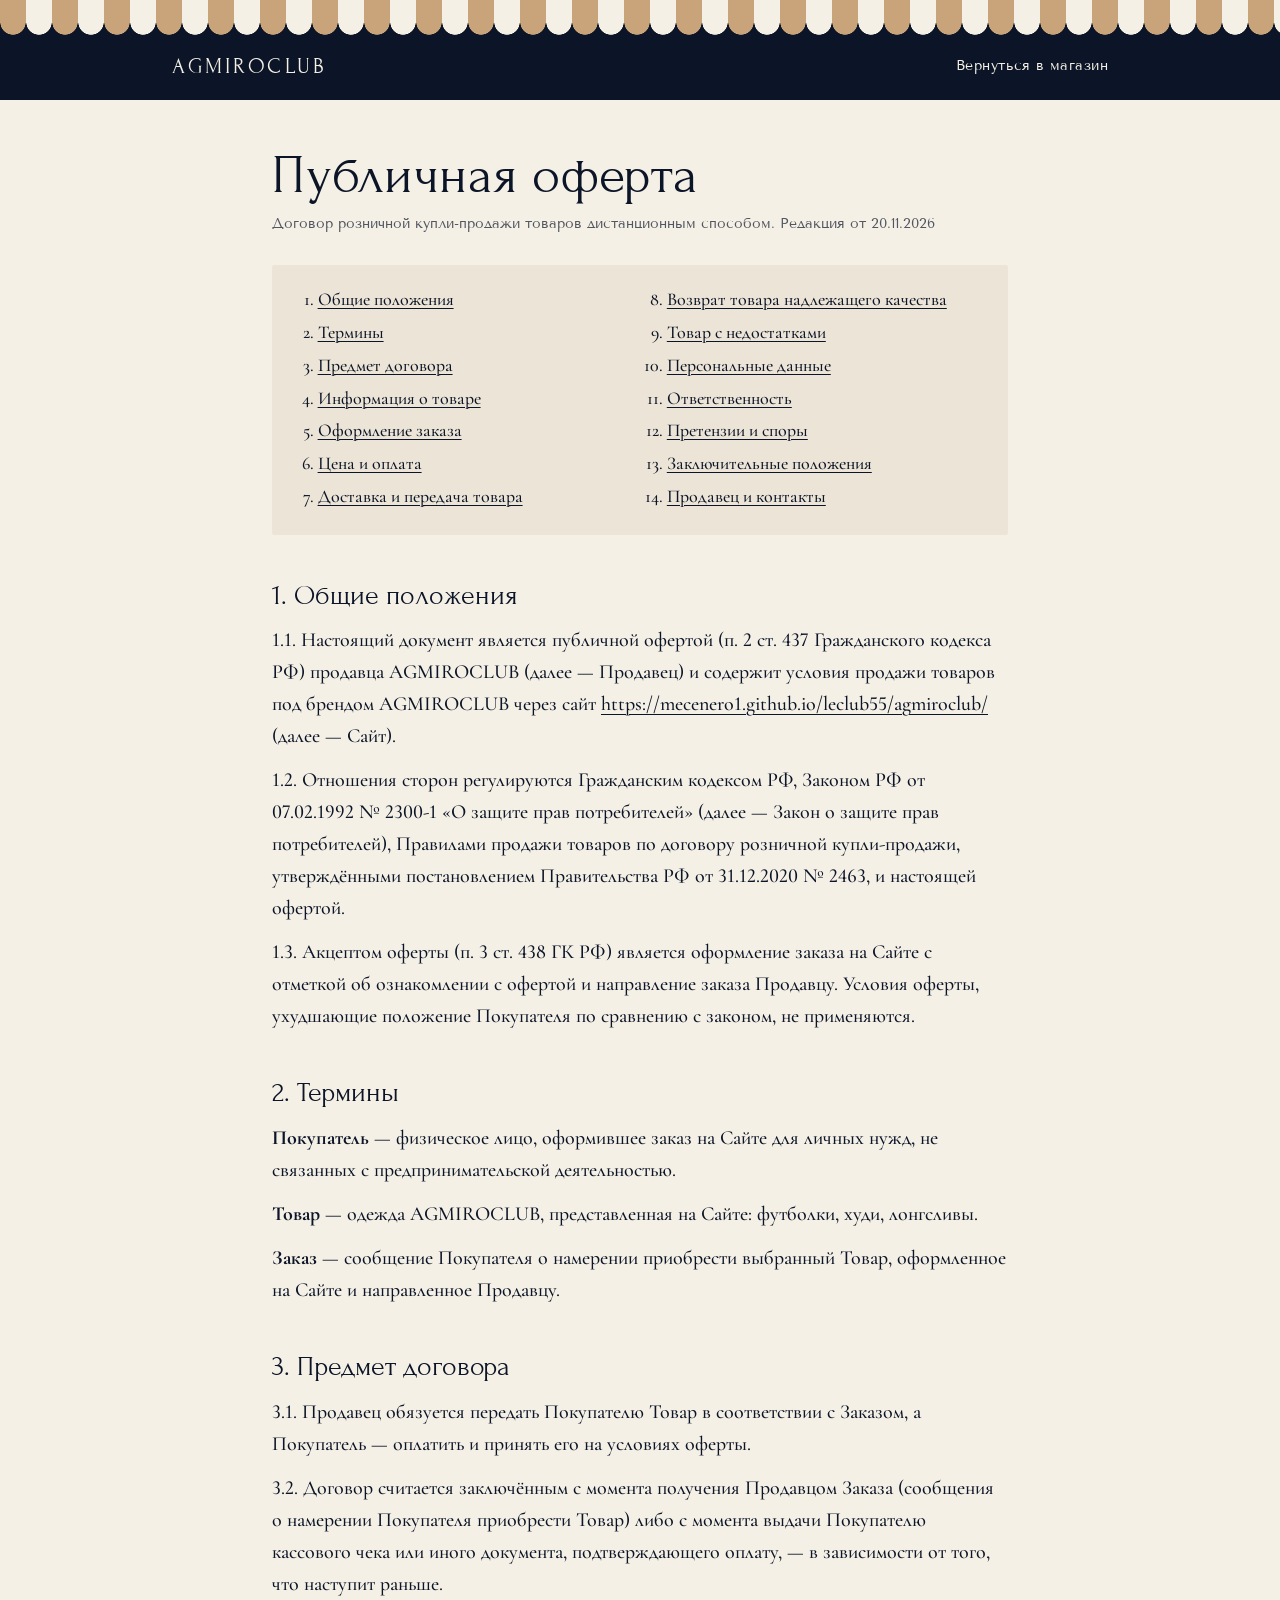
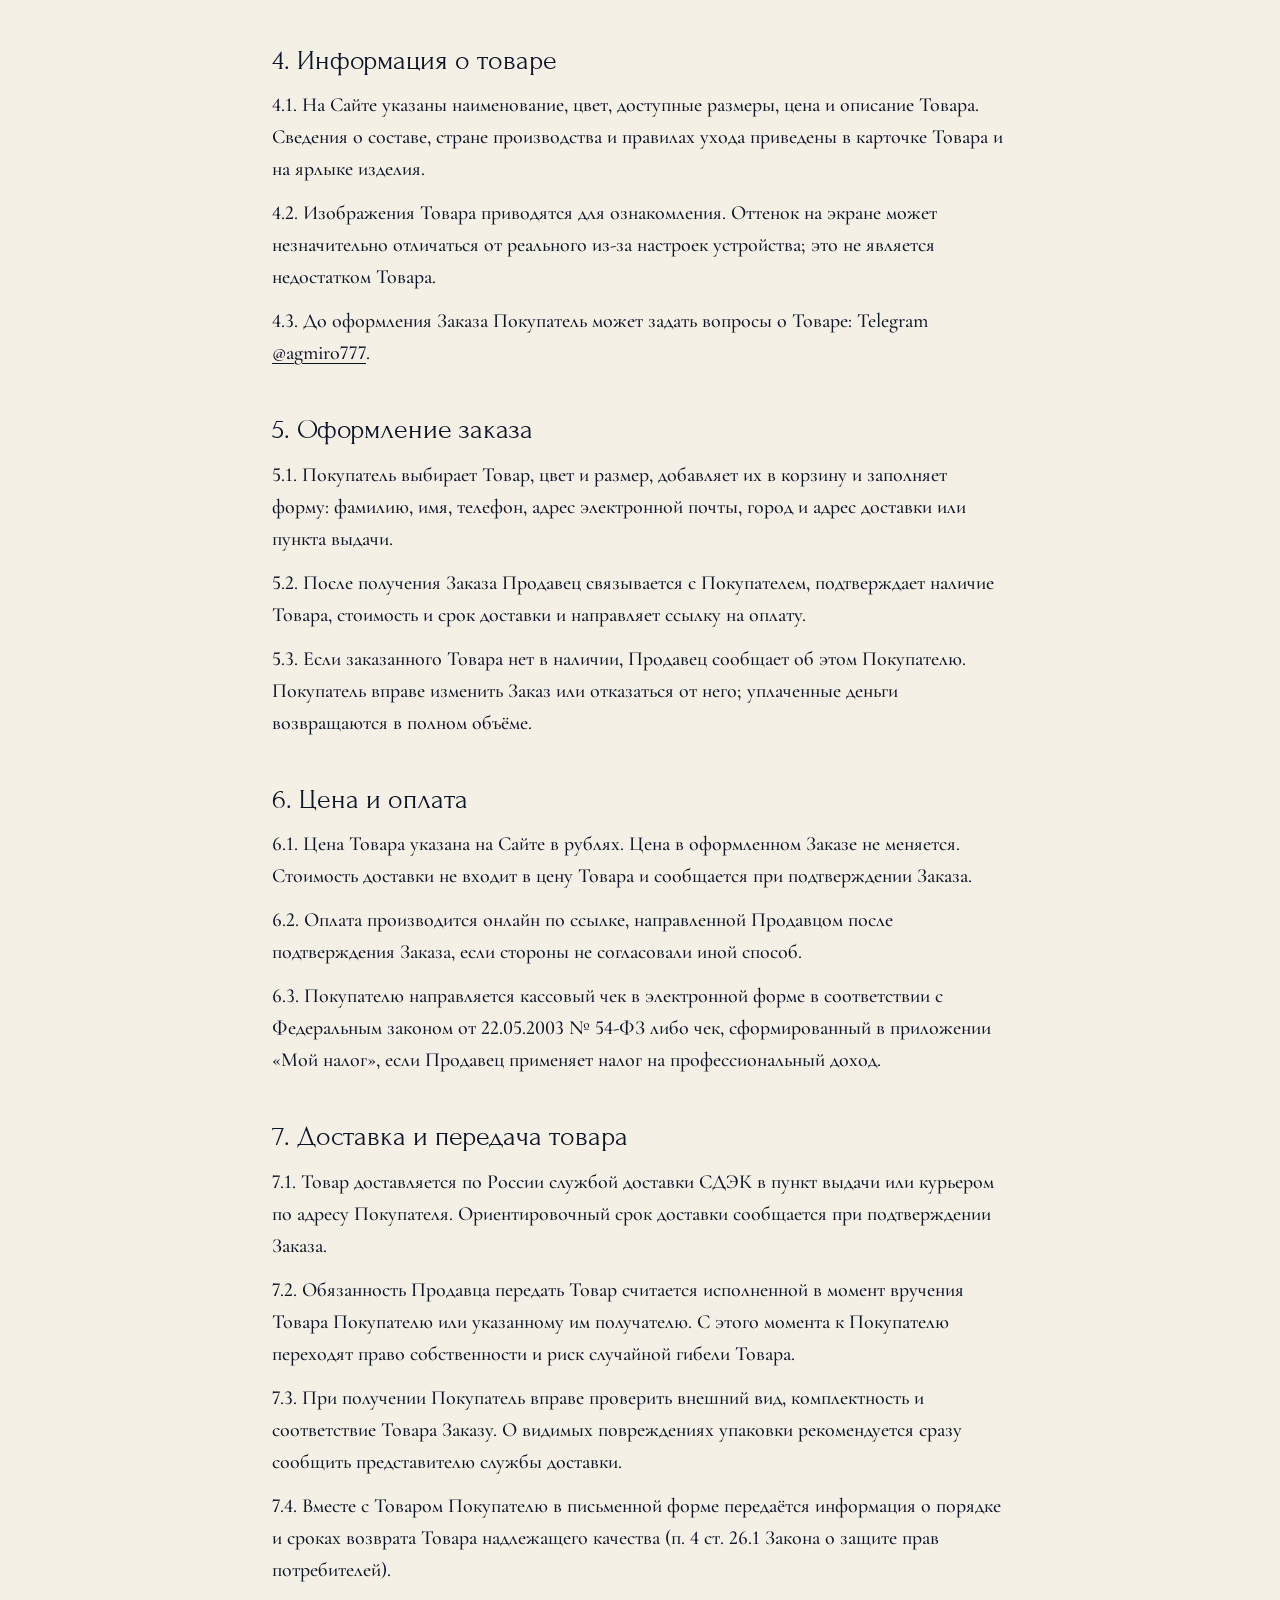
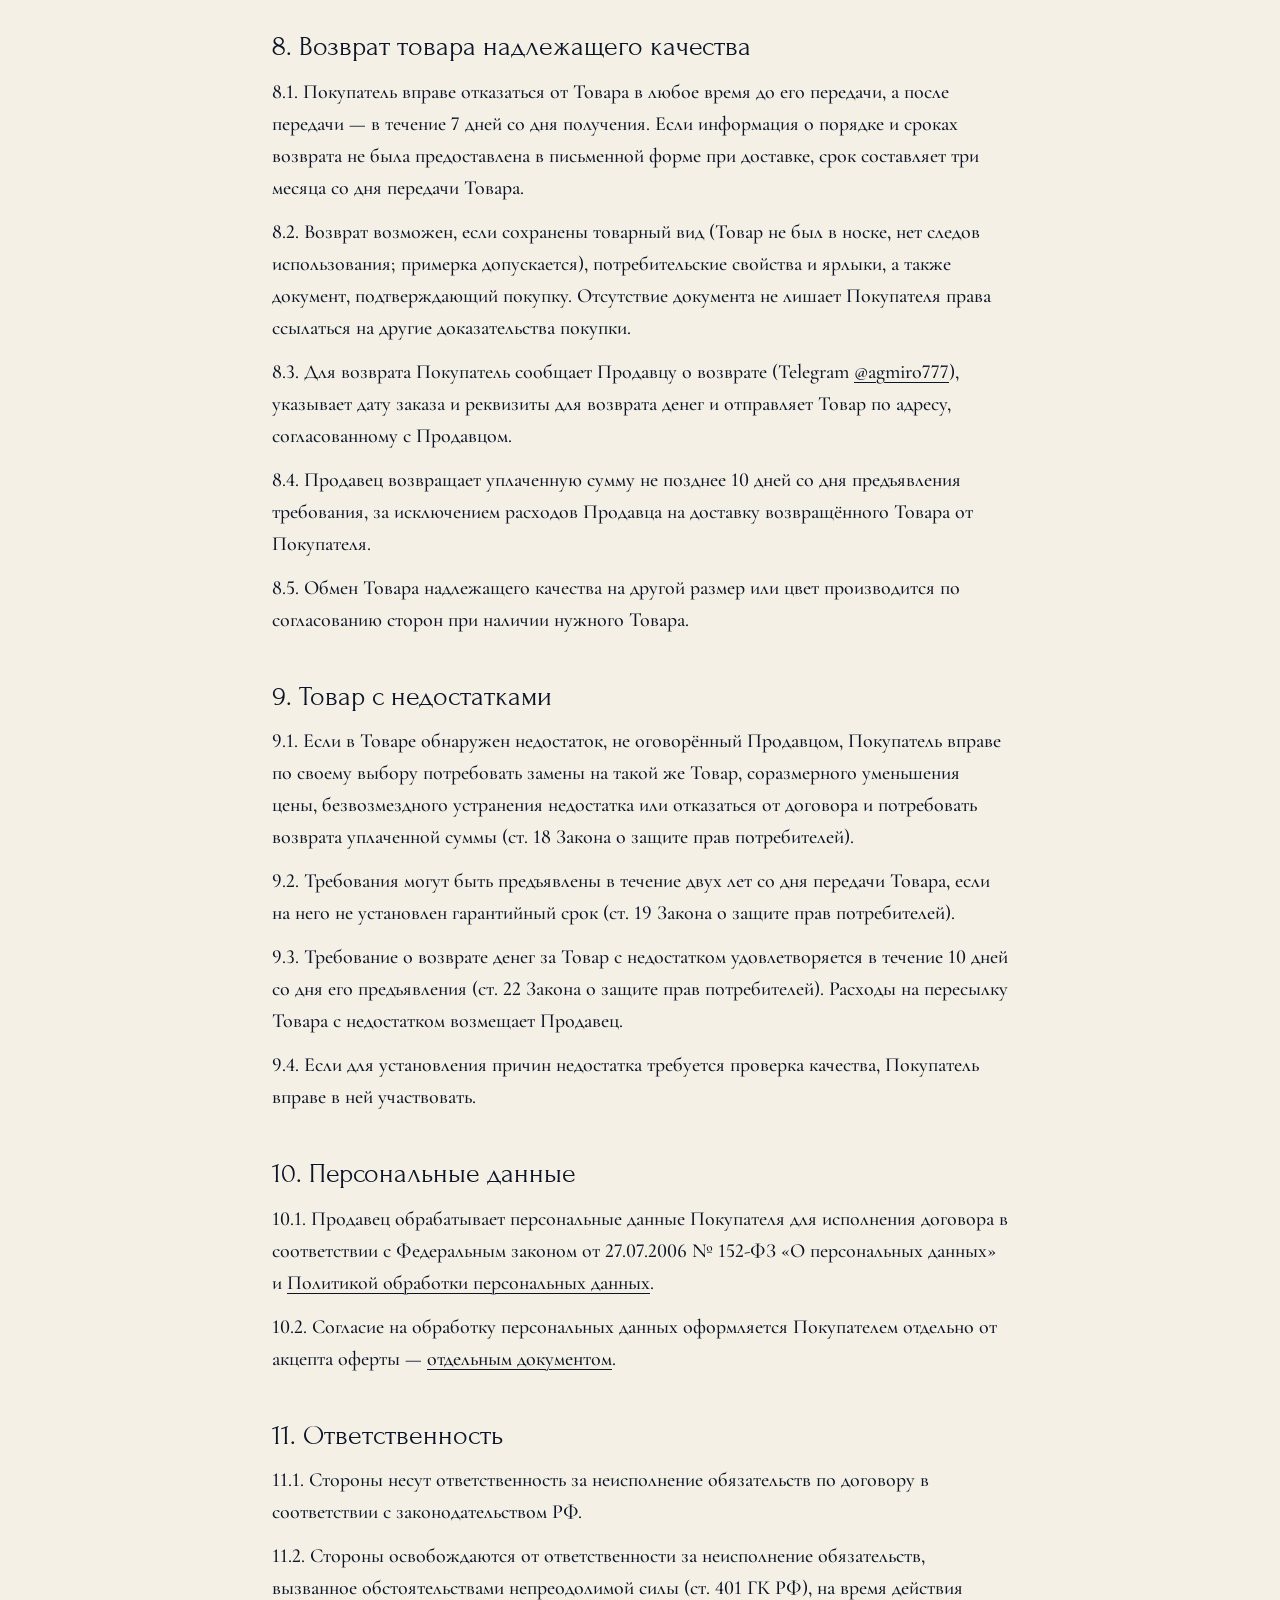
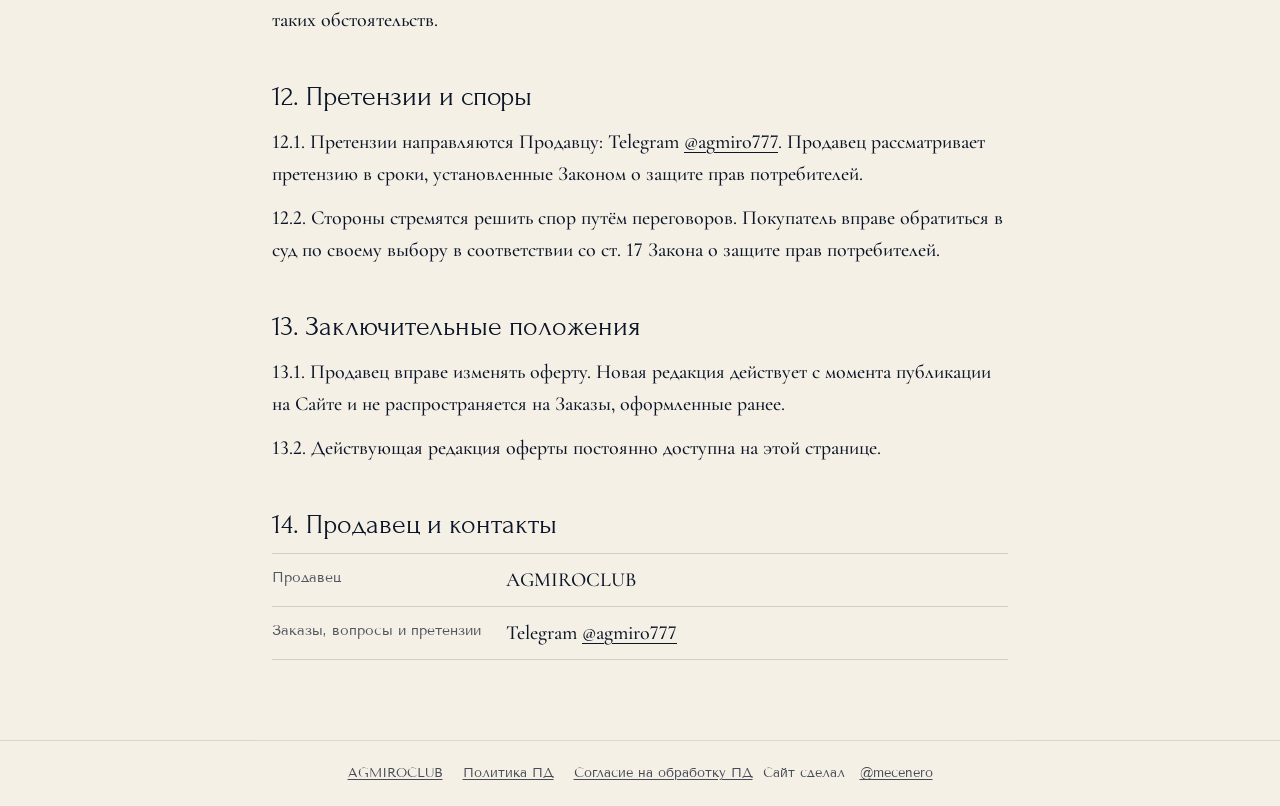
<file: agmiroclub/oferta.html>
<!DOCTYPE html>
<html lang="ru">
<head>
<meta charset="utf-8">
<meta name="viewport" content="width=device-width, initial-scale=1">
<title>Публичная оферта — AGMIROCLUB</title>
<meta name="description" content="Публичная оферта AGMIROCLUB: договор розничной купли-продажи товаров дистанционным способом, оплата, доставка, возврат и обмен.">
<meta name="theme-color" content="#0C1527">
<link rel="icon" href="img/favicon.svg" type="image/svg+xml">
<link rel="canonical" href="https://mecenero1.github.io/leclub55/agmiroclub/oferta.html">
<link rel="stylesheet" href="assets/docs.css">
</head>
<body data-doc>
<div class="top"><div class="stripe" aria-hidden="true"></div><div class="bar"><a class="brand" href="./">AGMIROCLUB</a><a href="./#catalog">Вернуться в магазин</a></div></div>
<main>
  <h1>Публичная оферта</h1>
  <p class="meta">Договор розничной купли-продажи товаров дистанционным способом. Редакция от <span data-cfg="docsDate"></span></p>

  <nav class="toc" aria-label="Содержание"><ol>
    <li><a href="#general">Общие положения</a></li>
    <li><a href="#terms">Термины</a></li>
    <li><a href="#subject">Предмет договора</a></li>
    <li><a href="#info">Информация о товаре</a></li>
    <li><a href="#order">Оформление заказа</a></li>
    <li><a href="#price">Цена и оплата</a></li>
    <li><a href="#delivery">Доставка и передача товара</a></li>
    <li><a href="#return">Возврат товара надлежащего качества</a></li>
    <li><a href="#defects">Товар с недостатками</a></li>
    <li><a href="#pd">Персональные данные</a></li>
    <li><a href="#liability">Ответственность</a></li>
    <li><a href="#disputes">Претензии и споры</a></li>
    <li><a href="#final">Заключительные положения</a></li>
    <li><a href="#seller">Продавец и контакты</a></li>
  </ol></nav>

  <h2 id="general">1. Общие положения</h2>
  <p>1.1. Настоящий документ является публичной офертой (п. 2 ст. 437 Гражданского кодекса РФ) продавца <span data-s="name"></span> (далее — Продавец) и содержит условия продажи товаров под брендом AGMIROCLUB через сайт <a data-cfg="url" href="#"></a> (далее — Сайт).</p>
  <p>1.2. Отношения сторон регулируются Гражданским кодексом РФ, Законом РФ от 07.02.1992 № 2300-1 «О защите прав потребителей» (далее — Закон о защите прав потребителей), Правилами продажи товаров по договору розничной купли-продажи, утверждёнными постановлением Правительства РФ от 31.12.2020 № 2463, и настоящей офертой.</p>
  <p>1.3. Акцептом оферты (п. 3 ст. 438 ГК РФ) является оформление заказа на Сайте с отметкой об ознакомлении с офертой и направление заказа Продавцу. Условия оферты, ухудшающие положение Покупателя по сравнению с законом, не применяются.</p>

  <h2 id="terms">2. Термины</h2>
  <p><b>Покупатель</b> — физическое лицо, оформившее заказ на Сайте для личных нужд, не связанных с предпринимательской деятельностью.</p>
  <p><b>Товар</b> — одежда AGMIROCLUB, представленная на Сайте: футболки, худи, лонгсливы.</p>
  <p><b>Заказ</b> — сообщение Покупателя о намерении приобрести выбранный Товар, оформленное на Сайте и направленное Продавцу.</p>

  <h2 id="subject">3. Предмет договора</h2>
  <p>3.1. Продавец обязуется передать Покупателю Товар в соответствии с Заказом, а Покупатель — оплатить и принять его на условиях оферты.</p>
  <p>3.2. Договор считается заключённым с момента получения Продавцом Заказа (сообщения о намерении Покупателя приобрести Товар) либо с момента выдачи Покупателю кассового чека или иного документа, подтверждающего оплату, — в зависимости от того, что наступит раньше.</p>

  <h2 id="info">4. Информация о товаре</h2>
  <p>4.1. На Сайте указаны наименование, цвет, доступные размеры, цена и описание Товара. Сведения о составе, стране производства и правилах ухода приведены в карточке Товара и на ярлыке изделия.</p>
  <p>4.2. Изображения Товара приводятся для ознакомления. Оттенок на экране может незначительно отличаться от реального из-за настроек устройства; это не является недостатком Товара.</p>
  <p>4.3. До оформления Заказа Покупатель может задать вопросы о Товаре: <span data-s="contact"></span>.</p>

  <h2 id="order">5. Оформление заказа</h2>
  <p>5.1. Покупатель выбирает Товар, цвет и размер, добавляет их в корзину и заполняет форму: фамилию, имя, телефон, адрес электронной почты, город и адрес доставки или пункта выдачи.</p>
  <p>5.2. После получения Заказа Продавец связывается с Покупателем, подтверждает наличие Товара, стоимость и срок доставки и направляет ссылку на оплату.</p>
  <p>5.3. Если заказанного Товара нет в наличии, Продавец сообщает об этом Покупателю. Покупатель вправе изменить Заказ или отказаться от него; уплаченные деньги возвращаются в полном объёме.</p>

  <h2 id="price">6. Цена и оплата</h2>
  <p>6.1. Цена Товара указана на Сайте в рублях. Цена в оформленном Заказе не меняется. Стоимость доставки не входит в цену Товара и сообщается при подтверждении Заказа.</p>
  <p>6.2. Оплата производится онлайн по ссылке, направленной Продавцом после подтверждения Заказа, если стороны не согласовали иной способ.</p>
  <p>6.3. Покупателю направляется кассовый чек в электронной форме в соответствии с Федеральным законом от 22.05.2003 № 54-ФЗ либо чек, сформированный в приложении «Мой налог», если Продавец применяет налог на профессиональный доход.</p>

  <h2 id="delivery">7. Доставка и передача товара</h2>
  <p>7.1. Товар доставляется по России службой доставки <span data-carrier></span> в пункт выдачи или курьером по адресу Покупателя. Ориентировочный срок доставки сообщается при подтверждении Заказа.</p>
  <p>7.2. Обязанность Продавца передать Товар считается исполненной в момент вручения Товара Покупателю или указанному им получателю. С этого момента к Покупателю переходят право собственности и риск случайной гибели Товара.</p>
  <p>7.3. При получении Покупатель вправе проверить внешний вид, комплектность и соответствие Товара Заказу. О видимых повреждениях упаковки рекомендуется сразу сообщить представителю службы доставки.</p>
  <p>7.4. Вместе с Товаром Покупателю в письменной форме передаётся информация о порядке и сроках возврата Товара надлежащего качества (п. 4 ст. 26.1 Закона о защите прав потребителей).</p>

  <h2 id="return">8. Возврат товара надлежащего качества</h2>
  <p>8.1. Покупатель вправе отказаться от Товара в любое время до его передачи, а после передачи — в течение <span data-cfg="returnDays"></span> дней со дня получения. Если информация о порядке и сроках возврата не была предоставлена в письменной форме при доставке, срок составляет три месяца со дня передачи Товара.</p>
  <p>8.2. Возврат возможен, если сохранены товарный вид (Товар не был в носке, нет следов использования; примерка допускается), потребительские свойства и ярлыки, а также документ, подтверждающий покупку. Отсутствие документа не лишает Покупателя права ссылаться на другие доказательства покупки.</p>
  <p>8.3. Для возврата Покупатель сообщает Продавцу о возврате (<span data-s="contact"></span>), указывает дату заказа и реквизиты для возврата денег и отправляет Товар по адресу, согласованному с Продавцом.</p>
  <p>8.4. Продавец возвращает уплаченную сумму не позднее 10 дней со дня предъявления требования, за исключением расходов Продавца на доставку возвращённого Товара от Покупателя.</p>
  <p>8.5. Обмен Товара надлежащего качества на другой размер или цвет производится по согласованию сторон при наличии нужного Товара.</p>

  <h2 id="defects">9. Товар с недостатками</h2>
  <p>9.1. Если в Товаре обнаружен недостаток, не оговорённый Продавцом, Покупатель вправе по своему выбору потребовать замены на такой же Товар, соразмерного уменьшения цены, безвозмездного устранения недостатка или отказаться от договора и потребовать возврата уплаченной суммы (ст. 18 Закона о защите прав потребителей).</p>
  <p>9.2. Требования могут быть предъявлены в течение двух лет со дня передачи Товара, если на него не установлен гарантийный срок (ст. 19 Закона о защите прав потребителей).</p>
  <p>9.3. Требование о возврате денег за Товар с недостатком удовлетворяется в течение 10 дней со дня его предъявления (ст. 22 Закона о защите прав потребителей). Расходы на пересылку Товара с недостатком возмещает Продавец.</p>
  <p>9.4. Если для установления причин недостатка требуется проверка качества, Покупатель вправе в ней участвовать.</p>

  <h2 id="pd">10. Персональные данные</h2>
  <p>10.1. Продавец обрабатывает персональные данные Покупателя для исполнения договора в соответствии с Федеральным законом от 27.07.2006 № 152-ФЗ «О персональных данных» и <a href="privacy.html">Политикой обработки персональных данных</a>.</p>
  <p>10.2. Согласие на обработку персональных данных оформляется Покупателем отдельно от акцепта оферты — <a href="consent.html">отдельным документом</a>.</p>

  <h2 id="liability">11. Ответственность</h2>
  <p>11.1. Стороны несут ответственность за неисполнение обязательств по договору в соответствии с законодательством РФ.</p>
  <p>11.2. Стороны освобождаются от ответственности за неисполнение обязательств, вызванное обстоятельствами непреодолимой силы (ст. 401 ГК РФ), на время действия таких обстоятельств.</p>

  <h2 id="disputes">12. Претензии и споры</h2>
  <p>12.1. Претензии направляются Продавцу: <span data-s="contact"></span><span data-opt="address">, или письмом по адресу <span data-s="address"></span></span>. Продавец рассматривает претензию в сроки, установленные Законом о защите прав потребителей.</p>
  <p>12.2. Стороны стремятся решить спор путём переговоров. Покупатель вправе обратиться в суд по своему выбору в соответствии со ст. 17 Закона о защите прав потребителей.</p>

  <h2 id="final">13. Заключительные положения</h2>
  <p>13.1. Продавец вправе изменять оферту. Новая редакция действует с момента публикации на Сайте и не распространяется на Заказы, оформленные ранее.</p>
  <p>13.2. Действующая редакция оферты постоянно доступна на этой странице.</p>

  <h2 id="seller">14. Продавец и контакты</h2>
  <dl class="req">
    <div><dt>Продавец</dt><dd data-s="name"></dd></div>
    <div data-opt="inn"><dt>ИНН</dt><dd data-s="inn"></dd></div>
    <div data-opt="ogrn"><dt>ОГРНИП</dt><dd data-s="ogrn"></dd></div>
    <div data-opt="regAuthority"><dt>Регистрирующий орган</dt><dd data-s="regAuthority"></dd></div>
    <div data-opt="address"><dt>Адрес для претензий и возвратов</dt><dd data-s="address"></dd></div>
    <div><dt>Заказы, вопросы и претензии</dt><dd data-s="contact"></dd></div>
    <div data-opt="phone"><dt>Телефон</dt><dd data-s="phone"></dd></div>
    <div data-opt="hours"><dt>Режим работы</dt><dd data-s="hours"></dd></div>
  </dl>
</main>
<footer><a href="./">AGMIROCLUB</a><a href="privacy.html">Политика ПД</a><a href="consent.html">Согласие на обработку ПД</a></footer>
<script src="site.config.js"></script>
<script src="assets/docs.js"></script>
</body>
</html>
</file>
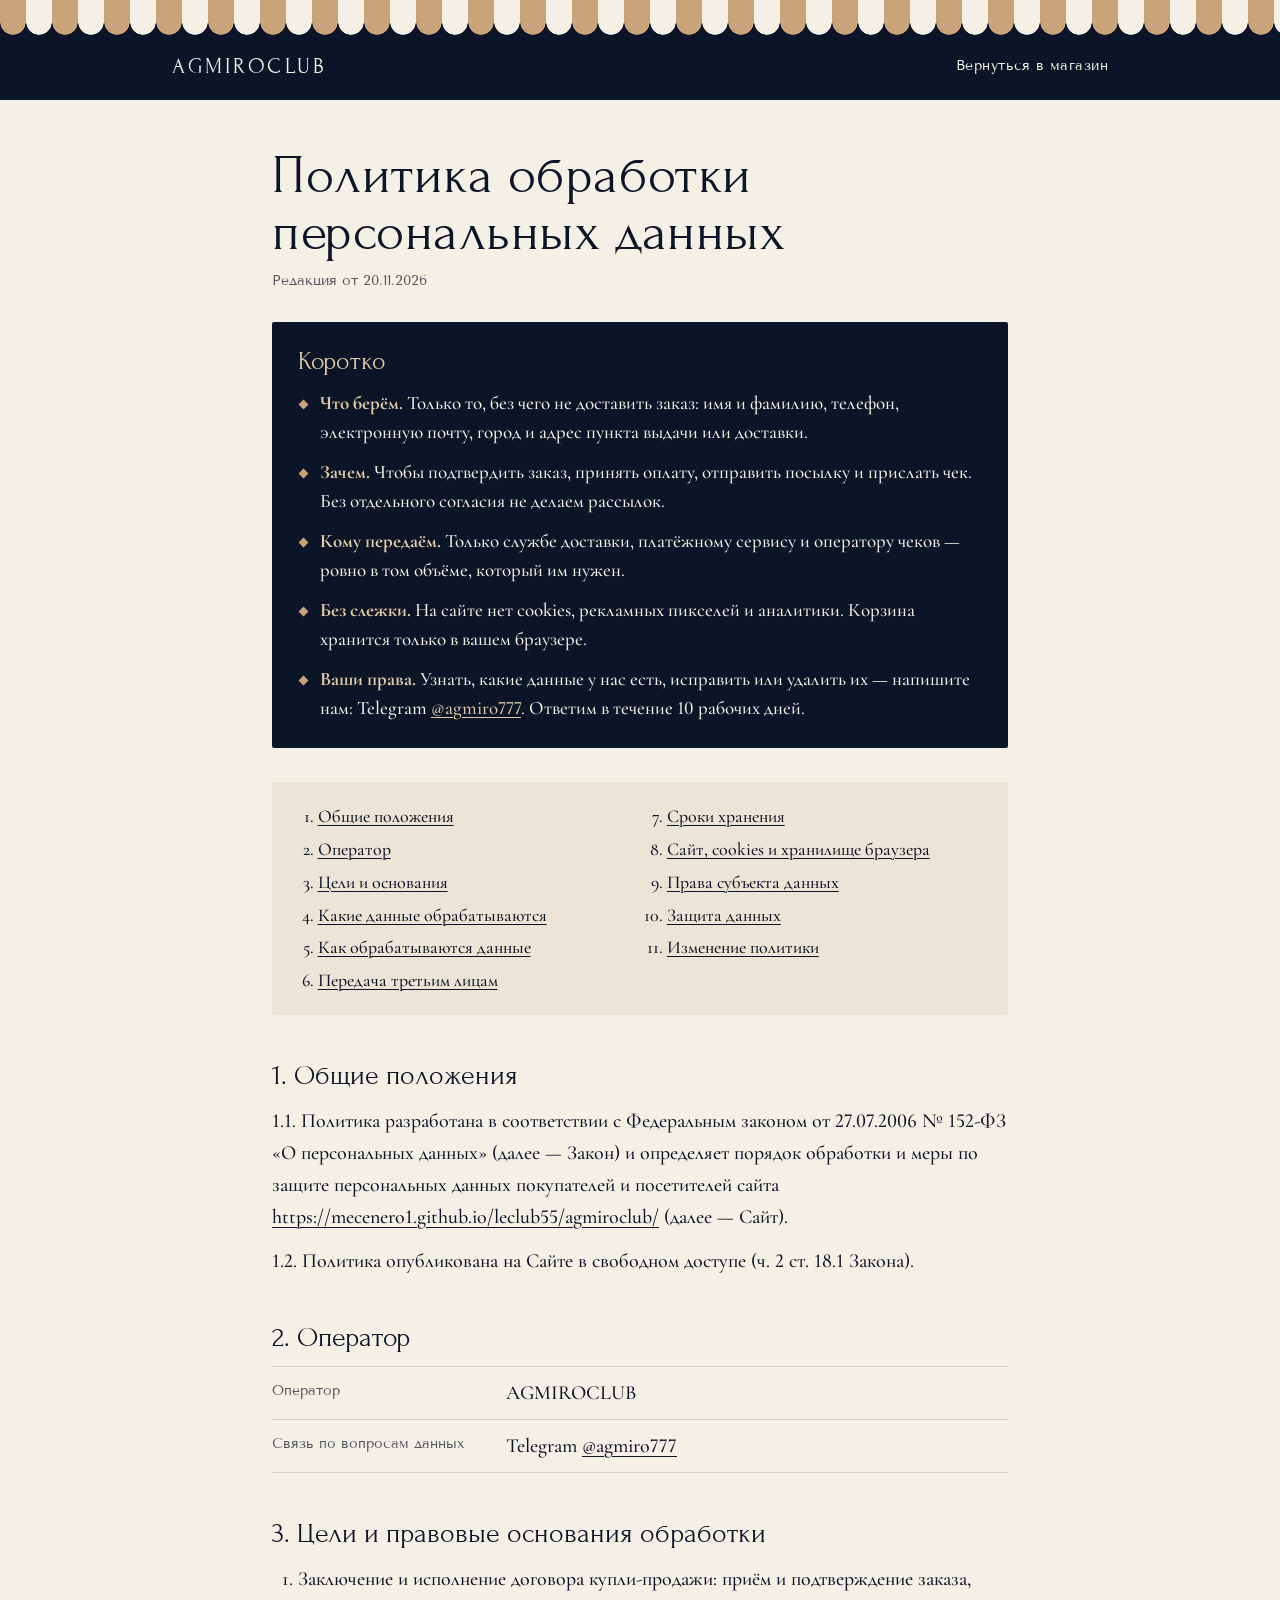
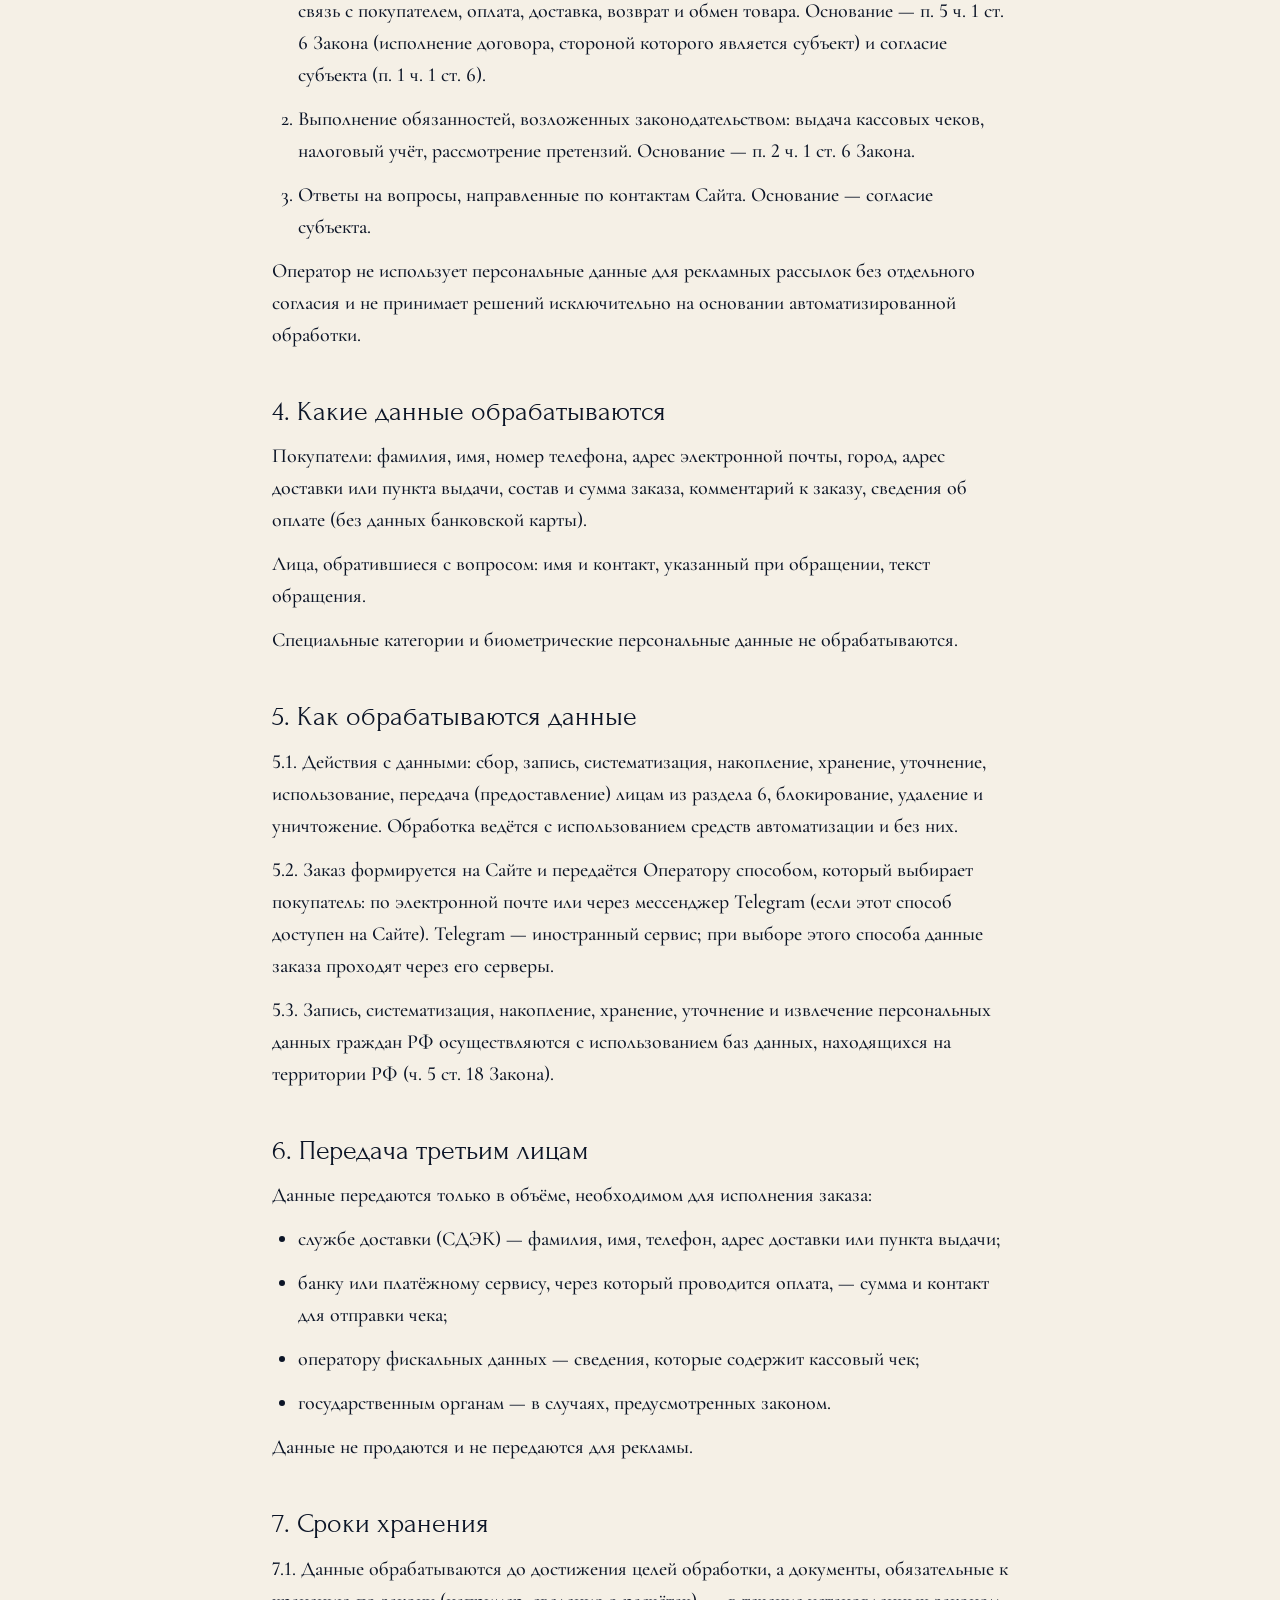
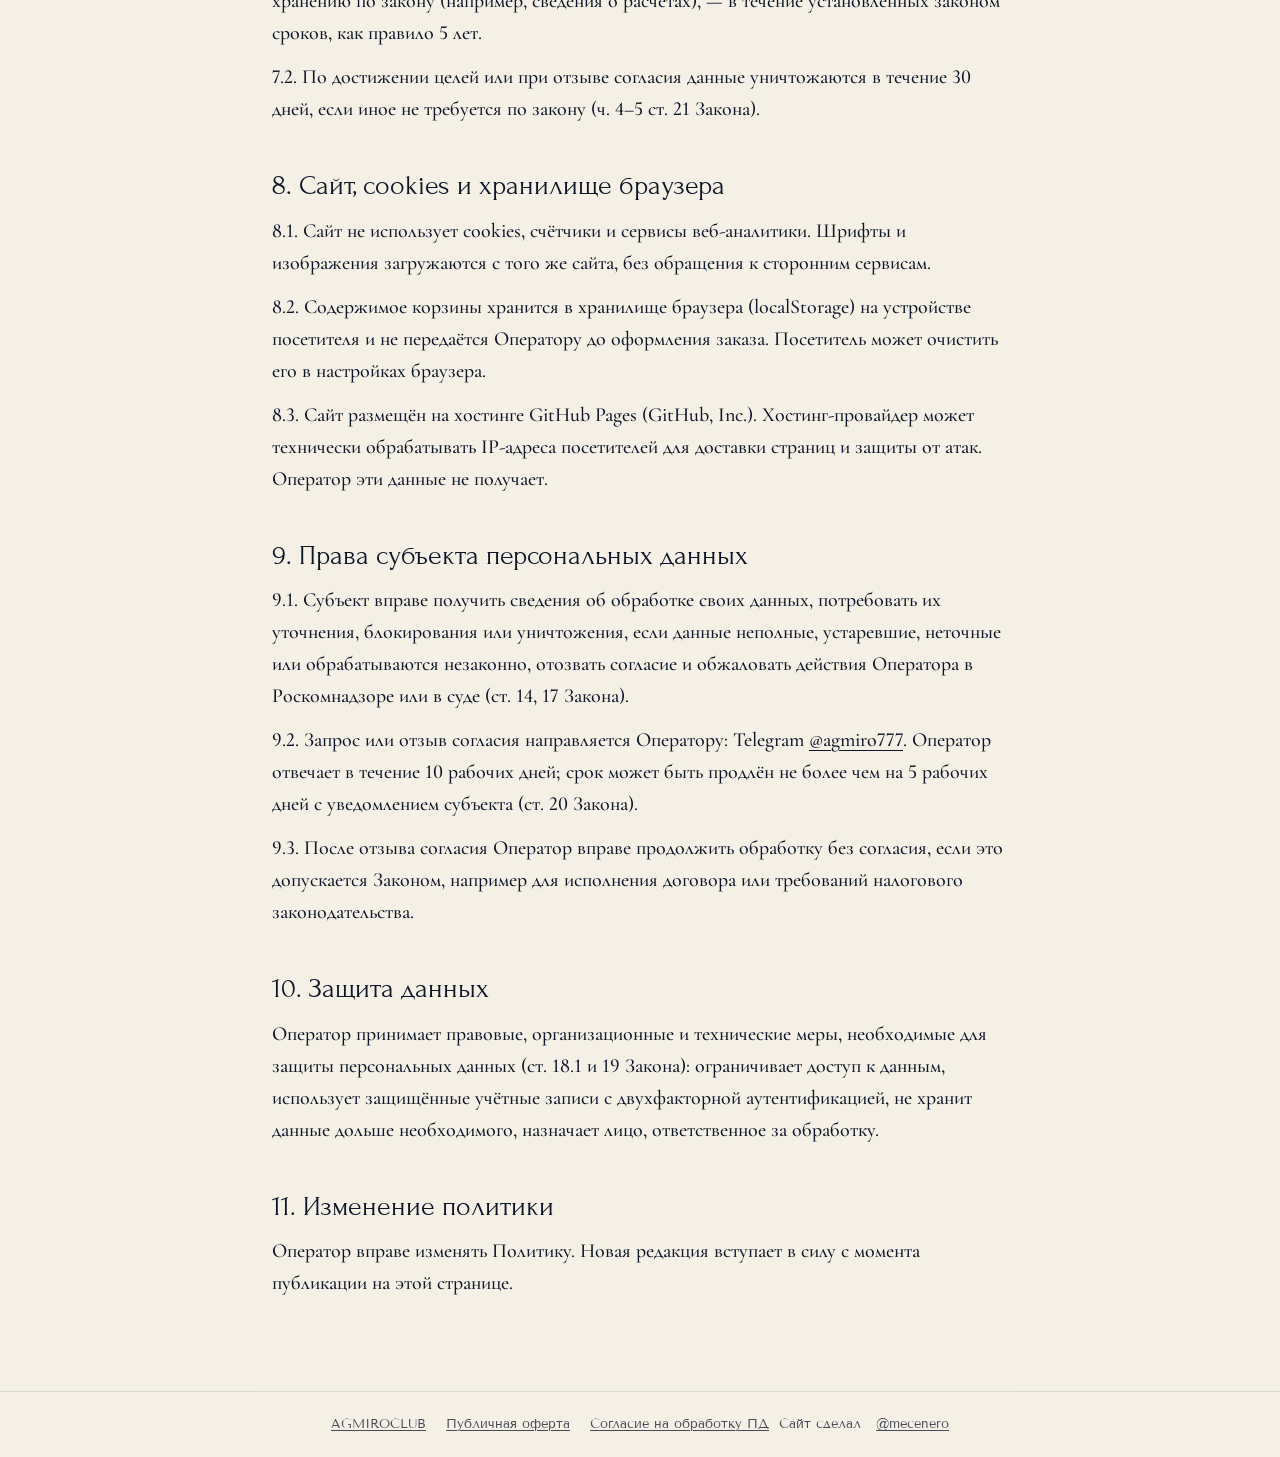
<file: agmiroclub/privacy.html>
<!DOCTYPE html>
<html lang="ru">
<head>
<meta charset="utf-8">
<meta name="viewport" content="width=device-width, initial-scale=1">
<title>Политика обработки персональных данных — AGMIROCLUB</title>
<meta name="description" content="Политика AGMIROCLUB в отношении обработки персональных данных покупателей в соответствии с 152-ФЗ.">
<meta name="theme-color" content="#0C1527">
<link rel="icon" href="img/favicon.svg" type="image/svg+xml">
<link rel="canonical" href="https://mecenero1.github.io/leclub55/agmiroclub/privacy.html">
<link rel="stylesheet" href="assets/docs.css">
</head>
<body data-doc>
<div class="top"><div class="stripe" aria-hidden="true"></div><div class="bar"><a class="brand" href="./">AGMIROCLUB</a><a href="./#catalog">Вернуться в магазин</a></div></div>
<main>
  <h1>Политика обработки персональных данных</h1>
  <p class="meta">Редакция от <span data-cfg="docsDate"></span></p>

  <section class="brief" aria-labelledby="brief-title">
    <h2 id="brief-title">Коротко</h2>
    <ul>
      <li><b>Что берём.</b> Только то, без чего не доставить заказ: имя и фамилию, телефон, электронную почту, город и адрес пункта выдачи или доставки.</li>
      <li><b>Зачем.</b> Чтобы подтвердить заказ, принять оплату, отправить посылку и прислать чек. Без отдельного согласия не делаем рассылок.</li>
      <li><b>Кому передаём.</b> Только службе доставки, платёжному сервису и оператору чеков — ровно в том объёме, который им нужен.</li>
      <li><b>Без слежки.</b> На сайте нет cookies, рекламных пикселей и аналитики. Корзина хранится только в вашем браузере.</li>
      <li><b>Ваши права.</b> Узнать, какие данные у нас есть, исправить или удалить их — напишите нам: <span data-s="contact"></span>. Ответим в течение 10 рабочих дней.</li>
    </ul>
  </section>
  <nav class="toc" aria-label="Содержание"><ol>
    <li><a href="#p1">Общие положения</a></li>
    <li><a href="#p2">Оператор</a></li>
    <li><a href="#p3">Цели и основания</a></li>
    <li><a href="#p4">Какие данные обрабатываются</a></li>
    <li><a href="#p5">Как обрабатываются данные</a></li>
    <li><a href="#p6">Передача третьим лицам</a></li>
    <li><a href="#p7">Сроки хранения</a></li>
    <li><a href="#p8">Сайт, cookies и хранилище браузера</a></li>
    <li><a href="#p9">Права субъекта данных</a></li>
    <li><a href="#p10">Защита данных</a></li>
    <li><a href="#p11">Изменение политики</a></li>
  </ol></nav>

  <h2 id="p1">1. Общие положения</h2>
  <p>1.1. Политика разработана в соответствии с Федеральным законом от 27.07.2006 № 152-ФЗ «О персональных данных» (далее — Закон) и определяет порядок обработки и меры по защите персональных данных покупателей и посетителей сайта <a data-cfg="url" href="#"></a> (далее — Сайт).</p>
  <p>1.2. Политика опубликована на Сайте в свободном доступе (ч. 2 ст. 18.1 Закона).</p>

  <h2 id="p2">2. Оператор</h2>
  <dl class="req">
    <div><dt>Оператор</dt><dd data-s="name"></dd></div>
    <div data-opt="inn"><dt>ИНН</dt><dd data-s="inn"></dd></div>
    <div data-opt="address"><dt>Адрес</dt><dd data-s="address"></dd></div>
    <div><dt>Связь по вопросам данных</dt><dd data-s="contact"></dd></div>
  </dl>

  <h2 id="p3">3. Цели и правовые основания обработки</h2>
  <ol>
    <li>Заключение и исполнение договора купли-продажи: приём и подтверждение заказа, связь с покупателем, оплата, доставка, возврат и обмен товара. Основание — п. 5 ч. 1 ст. 6 Закона (исполнение договора, стороной которого является субъект) и согласие субъекта (п. 1 ч. 1 ст. 6).</li>
    <li>Выполнение обязанностей, возложенных законодательством: выдача кассовых чеков, налоговый учёт, рассмотрение претензий. Основание — п. 2 ч. 1 ст. 6 Закона.</li>
    <li>Ответы на вопросы, направленные по контактам Сайта. Основание — согласие субъекта.</li>
  </ol>
  <p>Оператор не использует персональные данные для рекламных рассылок без отдельного согласия и не принимает решений исключительно на основании автоматизированной обработки.</p>

  <h2 id="p4">4. Какие данные обрабатываются</h2>
  <p>Покупатели: фамилия, имя, номер телефона, адрес электронной почты, город, адрес доставки или пункта выдачи, состав и сумма заказа, комментарий к заказу, сведения об оплате (без данных банковской карты).</p>
  <p>Лица, обратившиеся с вопросом: имя и контакт, указанный при обращении, текст обращения.</p>
  <p>Специальные категории и биометрические персональные данные не обрабатываются.</p>

  <h2 id="p5">5. Как обрабатываются данные</h2>
  <p>5.1. Действия с данными: сбор, запись, систематизация, накопление, хранение, уточнение, использование, передача (предоставление) лицам из раздела 6, блокирование, удаление и уничтожение. Обработка ведётся с использованием средств автоматизации и без них.</p>
  <p>5.2. Заказ формируется на Сайте и передаётся Оператору способом, который выбирает покупатель: по электронной почте или через мессенджер Telegram (если этот способ доступен на Сайте). Telegram — иностранный сервис; при выборе этого способа данные заказа проходят через его серверы.</p>
  <p>5.3. Запись, систематизация, накопление, хранение, уточнение и извлечение персональных данных граждан РФ осуществляются с использованием баз данных, находящихся на территории РФ (ч. 5 ст. 18 Закона).</p>

  <h2 id="p6">6. Передача третьим лицам</h2>
  <p>Данные передаются только в объёме, необходимом для исполнения заказа:</p>
  <ul>
    <li>службе доставки (<span data-carrier></span>) — фамилия, имя, телефон, адрес доставки или пункта выдачи;</li>
    <li>банку или платёжному сервису, через который проводится оплата, — сумма и контакт для отправки чека;</li>
    <li>оператору фискальных данных — сведения, которые содержит кассовый чек;</li>
    <li>государственным органам — в случаях, предусмотренных законом.</li>
  </ul>
  <p>Данные не продаются и не передаются для рекламы.</p>

  <h2 id="p7">7. Сроки хранения</h2>
  <p>7.1. Данные обрабатываются до достижения целей обработки, а документы, обязательные к хранению по закону (например, сведения о расчётах), — в течение установленных законом сроков, как правило 5 лет.</p>
  <p>7.2. По достижении целей или при отзыве согласия данные уничтожаются в течение 30 дней, если иное не требуется по закону (ч. 4–5 ст. 21 Закона).</p>

  <h2 id="p8">8. Сайт, cookies и хранилище браузера</h2>
  <p>8.1. Сайт не использует cookies, счётчики и сервисы веб-аналитики. Шрифты и изображения загружаются с того же сайта, без обращения к сторонним сервисам.</p>
  <p>8.2. Содержимое корзины хранится в хранилище браузера (localStorage) на устройстве посетителя и не передаётся Оператору до оформления заказа. Посетитель может очистить его в настройках браузера.</p>
  <p>8.3. Сайт размещён на хостинге GitHub Pages (GitHub, Inc.). Хостинг-провайдер может технически обрабатывать IP-адреса посетителей для доставки страниц и защиты от атак. Оператор эти данные не получает.</p>

  <h2 id="p9">9. Права субъекта персональных данных</h2>
  <p>9.1. Субъект вправе получить сведения об обработке своих данных, потребовать их уточнения, блокирования или уничтожения, если данные неполные, устаревшие, неточные или обрабатываются незаконно, отозвать согласие и обжаловать действия Оператора в Роскомнадзоре или в суде (ст. 14, 17 Закона).</p>
  <p>9.2. Запрос или отзыв согласия направляется Оператору: <span data-s="contact"></span><span data-opt="address">, либо письмом по адресу <span data-s="address"></span></span>. Оператор отвечает в течение 10 рабочих дней; срок может быть продлён не более чем на 5 рабочих дней с уведомлением субъекта (ст. 20 Закона).</p>
  <p>9.3. После отзыва согласия Оператор вправе продолжить обработку без согласия, если это допускается Законом, например для исполнения договора или требований налогового законодательства.</p>

  <h2 id="p10">10. Защита данных</h2>
  <p>Оператор принимает правовые, организационные и технические меры, необходимые для защиты персональных данных (ст. 18.1 и 19 Закона): ограничивает доступ к данным, использует защищённые учётные записи с двухфакторной аутентификацией, не хранит данные дольше необходимого, назначает лицо, ответственное за обработку.</p>

  <h2 id="p11">11. Изменение политики</h2>
  <p>Оператор вправе изменять Политику. Новая редакция вступает в силу с момента публикации на этой странице.</p>
</main>
<footer><a href="./">AGMIROCLUB</a><a href="oferta.html">Публичная оферта</a><a href="consent.html">Согласие на обработку ПД</a></footer>
<script src="site.config.js"></script>
<script src="assets/docs.js"></script>
</body>
</html>
</file>
<file: assets/docs.css>
@font-face{font-family:'Forum';src:url(../fonts/forum.woff2) format('woff2');font-display:swap}
@font-face{font-family:'Cormorant';src:url(../fonts/cormorant-500.woff2) format('woff2');font-weight:400 500;font-display:swap}
@font-face{font-family:'Cormorant';src:url(../fonts/cormorant-700.woff2) format('woff2');font-weight:600 700;font-display:swap}
@font-face{font-family:'Cormorant';src:url(../fonts/cormorant-500i.woff2) format('woff2');font-style:italic;font-display:swap}
@font-face{font-family:'Tenor';src:url(../fonts/tenor.woff2) format('woff2');font-display:swap}
:root{--ink:#0C1527;--sand:#C9A47A;--ivory:#F5F0E6;--linen:#ECE4D6;--line:rgba(12,21,39,.15);--stripe:26px}
*,*::before,*::after{box-sizing:border-box}
html{-webkit-text-size-adjust:100%;scroll-behavior:smooth;scroll-padding-top:20px}
body{margin:0;background:var(--ivory);color:var(--ink);font-family:'Cormorant',Georgia,serif;font-weight:500;font-size:20px;line-height:1.6;-webkit-font-smoothing:antialiased;font-variant-numeric:lining-nums}
a{color:inherit;text-decoration-thickness:1px;text-underline-offset:.18em}
:focus-visible{outline:2px solid var(--sand);outline-offset:3px}
.stripe{height:calc(22px + var(--stripe)/2);background:repeating-linear-gradient(90deg,var(--sand) 0 var(--stripe),var(--ivory) var(--stripe) calc(var(--stripe)*2));
  -webkit-mask:radial-gradient(circle at 50% 0,#000 calc(var(--stripe)/2 - .6px),transparent calc(var(--stripe)/2)) 0 100%/var(--stripe) calc(var(--stripe)/2) repeat-x,linear-gradient(#000 0 0) 0 0/100% calc(100% - var(--stripe)/2 + 1px) no-repeat;
          mask:radial-gradient(circle at 50% 0,#000 calc(var(--stripe)/2 - .6px),transparent calc(var(--stripe)/2)) 0 100%/var(--stripe) calc(var(--stripe)/2) repeat-x,linear-gradient(#000 0 0) 0 0/100% calc(100% - var(--stripe)/2 + 1px) no-repeat}
.top{background:var(--ink);color:var(--ivory)}
.bar{max-width:980px;margin:0 auto;padding:14px 22px 16px;display:flex;justify-content:space-between;align-items:center;gap:16px}
.bar a{font-family:'Tenor',sans-serif;font-size:14px;letter-spacing:.03em;text-decoration:none}
.brand{font-family:'Forum',serif!important;font-size:22px!important;letter-spacing:.14em!important}
main{max-width:780px;margin:0 auto;padding:48px 22px 80px}
h1{margin:0 0 8px;font-family:'Forum',serif;font-weight:400;font-size:clamp(34px,6vw,54px);line-height:1.05;letter-spacing:.01em}
.meta{margin:0 0 30px;font-family:'Tenor',sans-serif;font-size:14px;opacity:.7}
h2{margin:44px 0 12px;font-family:'Forum',serif;font-weight:400;font-size:28px;line-height:1.2}
p,li{margin:0 0 12px}
ol,ul{padding-left:1.3em;margin:0 0 12px}
.toc{margin:0 0 36px;padding:20px 24px;background:var(--linen);border-radius:2px}
.toc ol{margin:0;padding-left:1.2em;columns:2;column-gap:32px;font-size:18px}
.toc li{margin:0 0 4px;break-inside:avoid}
@media (max-width:640px){.toc ol{columns:1}}
.req{margin:0;border-top:1px solid var(--line)}
.req div{display:grid;grid-template-columns:220px 1fr;gap:14px;padding:10px 0;border-bottom:1px solid var(--line)}
.req dt{font-family:'Tenor',sans-serif;font-size:14px;opacity:.7;padding-top:3px}
.req dd{margin:0}
@media (max-width:640px){.req div{grid-template-columns:1fr;gap:2px}}
mark.blank{background:#F3DFB8;color:#5B3E12;padding:0 .25em;border-radius:2px;font-family:'Tenor',sans-serif;font-size:.78em}
.note{margin:36px 0 0;padding:16px 18px;border-left:2px solid var(--sand);background:#fff6;font-size:18px}
footer{border-top:1px solid var(--line);padding:22px;text-align:center;font-family:'Tenor',sans-serif;font-size:13px;opacity:.75}
footer a{margin:0 10px}
@media print{.top,.toc,footer{display:none}body{background:#fff;font-size:12pt}main{padding:0}h2{break-after:avoid}}
.brief{margin:0 0 34px;padding:24px 26px 14px;background:var(--ink);color:var(--ivory);border-radius:2px}
.brief h2{margin:0 0 12px;color:#E2CBA6;font-size:26px}
.brief ul{list-style:none;padding:0;margin:0}
.brief li{position:relative;padding-left:22px;margin:0 0 12px;font-size:19px;line-height:1.5}
.brief li::before{content:"";position:absolute;left:2px;top:.62em;width:7px;height:7px;background:var(--sand);transform:rotate(45deg)}
.brief b{font-weight:600;color:#E2CBA6}
.brief a{color:#E2CBA6}
</file>
<file: agmiroclub/assets/docs.css>
@font-face{font-family:'Forum';src:url(../fonts/forum.woff2) format('woff2');font-display:swap}
@font-face{font-family:'Cormorant';src:url(../fonts/cormorant-500.woff2) format('woff2');font-weight:400 500;font-display:swap}
@font-face{font-family:'Cormorant';src:url(../fonts/cormorant-700.woff2) format('woff2');font-weight:600 700;font-display:swap}
@font-face{font-family:'Cormorant';src:url(../fonts/cormorant-500i.woff2) format('woff2');font-style:italic;font-display:swap}
@font-face{font-family:'Tenor';src:url(../fonts/tenor.woff2) format('woff2');font-display:swap}
:root{--ink:#0C1527;--sand:#C9A47A;--ivory:#F5F0E6;--linen:#ECE4D6;--line:rgba(12,21,39,.15);--stripe:26px}
*,*::before,*::after{box-sizing:border-box}
html{-webkit-text-size-adjust:100%;scroll-behavior:smooth;scroll-padding-top:20px}
body{margin:0;background:var(--ivory);color:var(--ink);font-family:'Cormorant',Georgia,serif;font-weight:500;font-size:20px;line-height:1.6;-webkit-font-smoothing:antialiased;font-variant-numeric:lining-nums}
a{color:inherit;text-decoration-thickness:1px;text-underline-offset:.18em}
:focus-visible{outline:2px solid var(--sand);outline-offset:3px}
.stripe{height:calc(22px + var(--stripe)/2);background:repeating-linear-gradient(90deg,var(--sand) 0 var(--stripe),var(--ivory) var(--stripe) calc(var(--stripe)*2));
  -webkit-mask:radial-gradient(circle at 50% 0,#000 calc(var(--stripe)/2 - .6px),transparent calc(var(--stripe)/2)) 0 100%/var(--stripe) calc(var(--stripe)/2) repeat-x,linear-gradient(#000 0 0) 0 0/100% calc(100% - var(--stripe)/2 + 1px) no-repeat;
          mask:radial-gradient(circle at 50% 0,#000 calc(var(--stripe)/2 - .6px),transparent calc(var(--stripe)/2)) 0 100%/var(--stripe) calc(var(--stripe)/2) repeat-x,linear-gradient(#000 0 0) 0 0/100% calc(100% - var(--stripe)/2 + 1px) no-repeat}
.top{background:var(--ink);color:var(--ivory)}
.bar{max-width:980px;margin:0 auto;padding:14px 22px 16px;display:flex;justify-content:space-between;align-items:center;gap:16px}
.bar a{font-family:'Tenor',sans-serif;font-size:14px;letter-spacing:.03em;text-decoration:none}
.brand{font-family:'Forum',serif!important;font-size:22px!important;letter-spacing:.14em!important}
main{max-width:780px;margin:0 auto;padding:48px 22px 80px}
h1{margin:0 0 8px;font-family:'Forum',serif;font-weight:400;font-size:clamp(34px,6vw,54px);line-height:1.05;letter-spacing:.01em}
.meta{margin:0 0 30px;font-family:'Tenor',sans-serif;font-size:14px;opacity:.7}
h2{margin:44px 0 12px;font-family:'Forum',serif;font-weight:400;font-size:28px;line-height:1.2}
p,li{margin:0 0 12px}
ol,ul{padding-left:1.3em;margin:0 0 12px}
.toc{margin:0 0 36px;padding:20px 24px;background:var(--linen);border-radius:2px}
.toc ol{margin:0;padding-left:1.2em;columns:2;column-gap:32px;font-size:18px}
.toc li{margin:0 0 4px;break-inside:avoid}
@media (max-width:640px){.toc ol{columns:1}}
.req{margin:0;border-top:1px solid var(--line)}
.req div{display:grid;grid-template-columns:220px 1fr;gap:14px;padding:10px 0;border-bottom:1px solid var(--line)}
.req dt{font-family:'Tenor',sans-serif;font-size:14px;opacity:.7;padding-top:3px}
.req dd{margin:0}
@media (max-width:640px){.req div{grid-template-columns:1fr;gap:2px}}
mark.blank{background:#F3DFB8;color:#5B3E12;padding:0 .25em;border-radius:2px;font-family:'Tenor',sans-serif;font-size:.78em}
.note{margin:36px 0 0;padding:16px 18px;border-left:2px solid var(--sand);background:#fff6;font-size:18px}
footer{border-top:1px solid var(--line);padding:22px;text-align:center;font-family:'Tenor',sans-serif;font-size:13px;opacity:.75}
footer a{margin:0 10px}
@media print{.top,.toc,footer{display:none}body{background:#fff;font-size:12pt}main{padding:0}h2{break-after:avoid}}
.brief{margin:0 0 34px;padding:24px 26px 14px;background:var(--ink);color:var(--ivory);border-radius:2px}
.brief h2{margin:0 0 12px;color:#E2CBA6;font-size:26px}
.brief ul{list-style:none;padding:0;margin:0}
.brief li{position:relative;padding-left:22px;margin:0 0 12px;font-size:19px;line-height:1.5}
.brief li::before{content:"";position:absolute;left:2px;top:.62em;width:7px;height:7px;background:var(--sand);transform:rotate(45deg)}
.brief b{font-weight:600;color:#E2CBA6}
.brief a{color:#E2CBA6}
</file>
